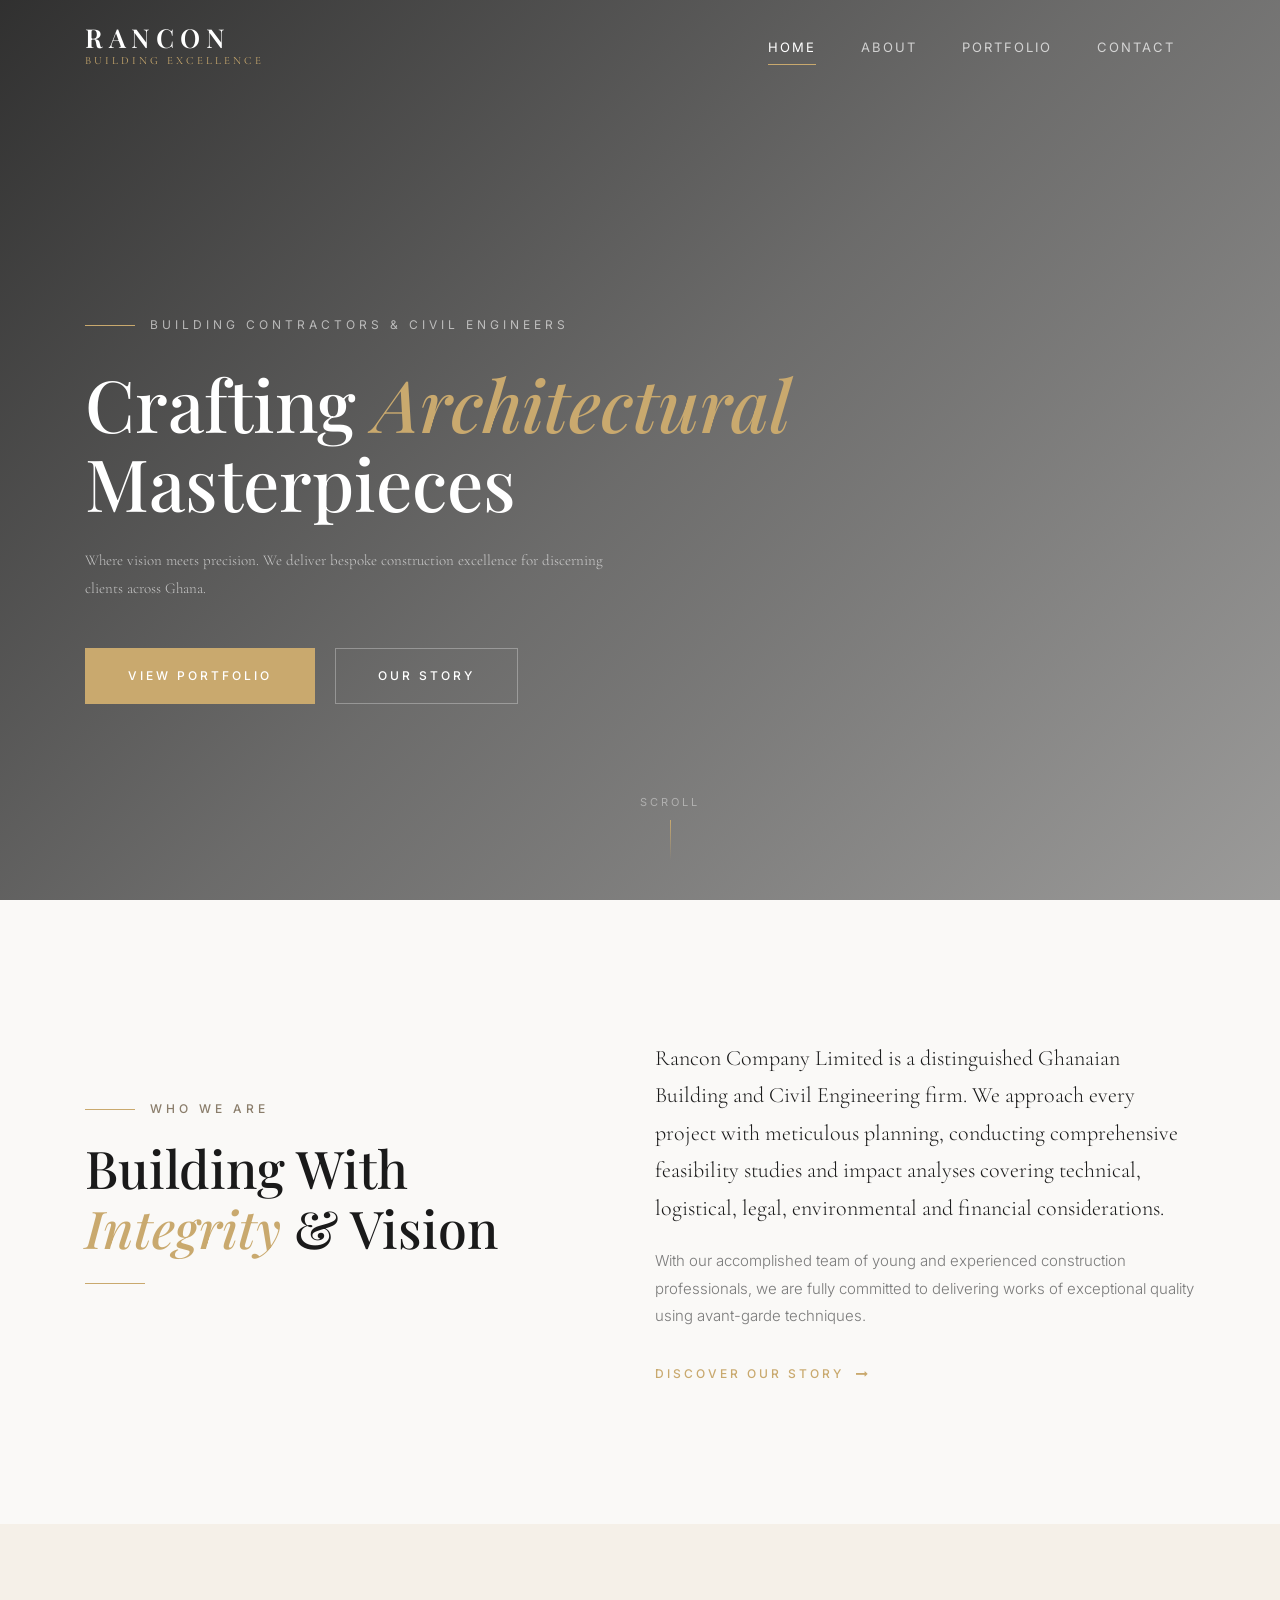
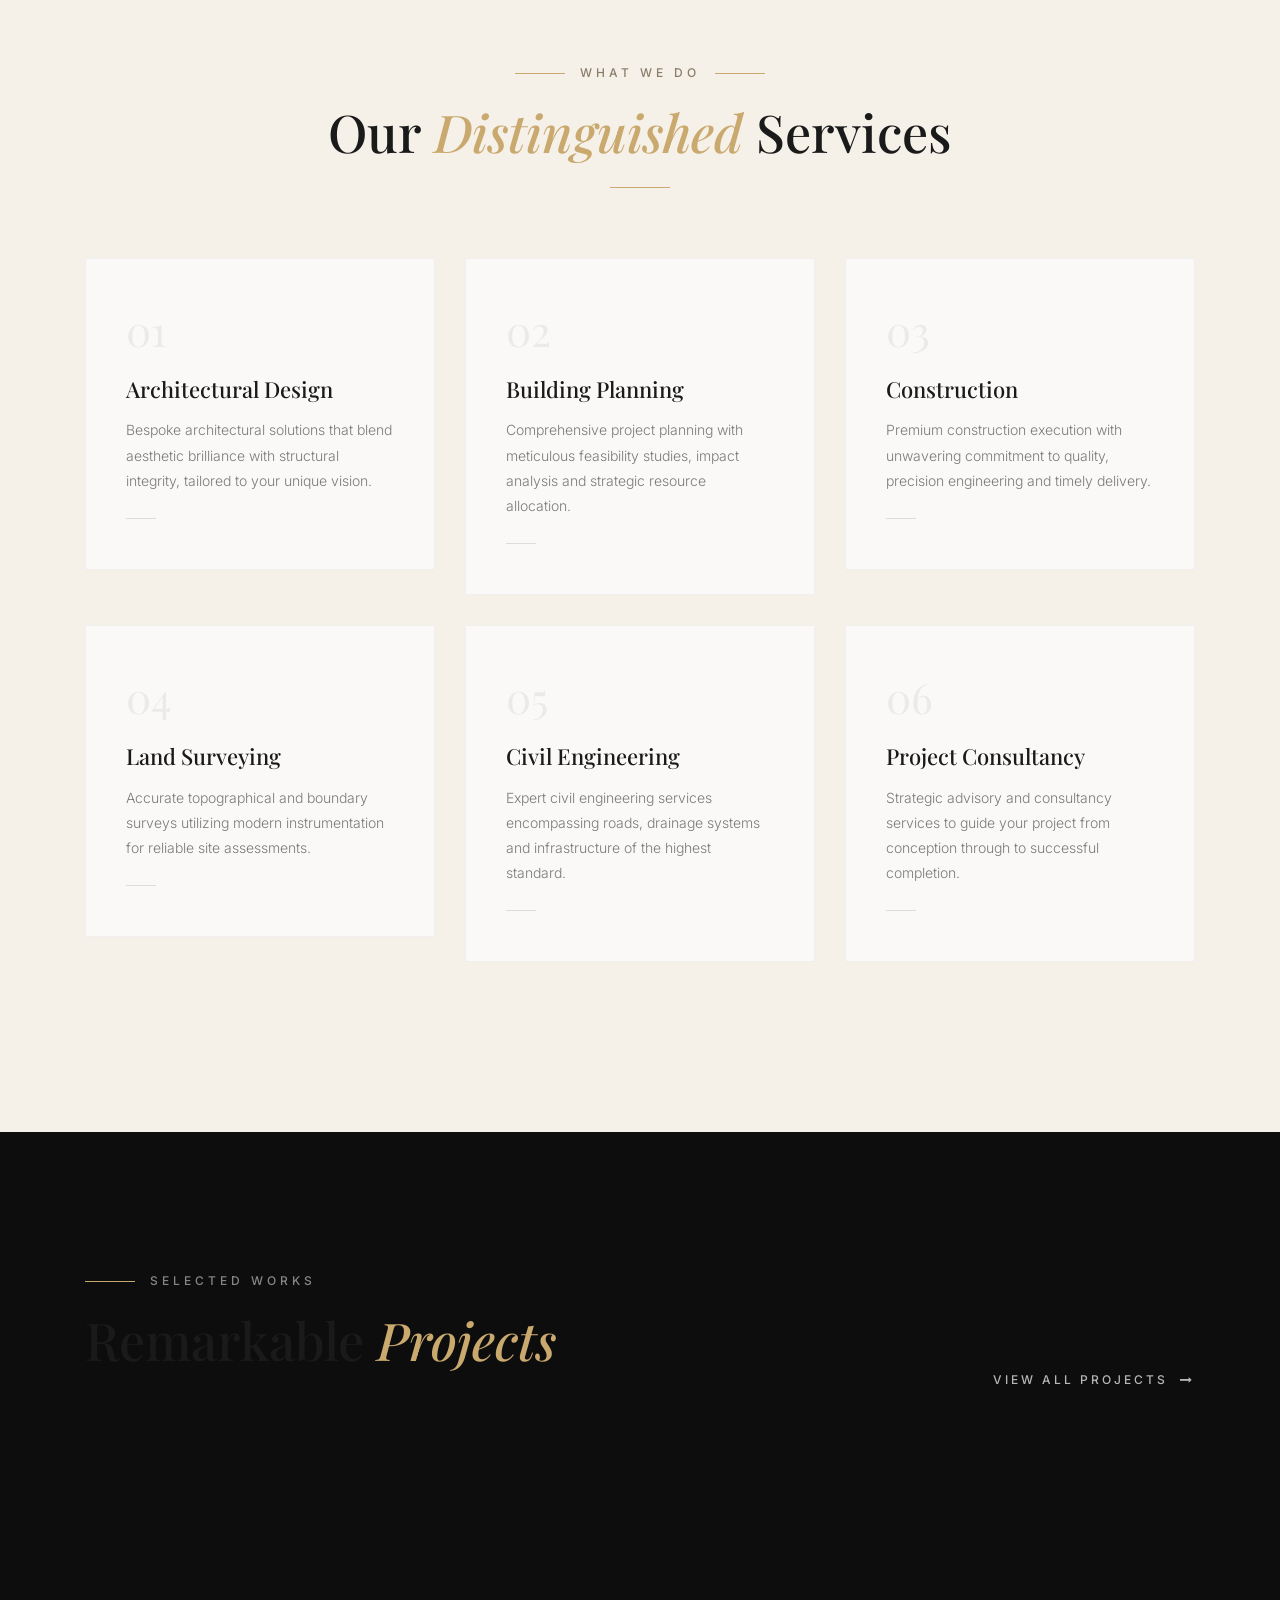
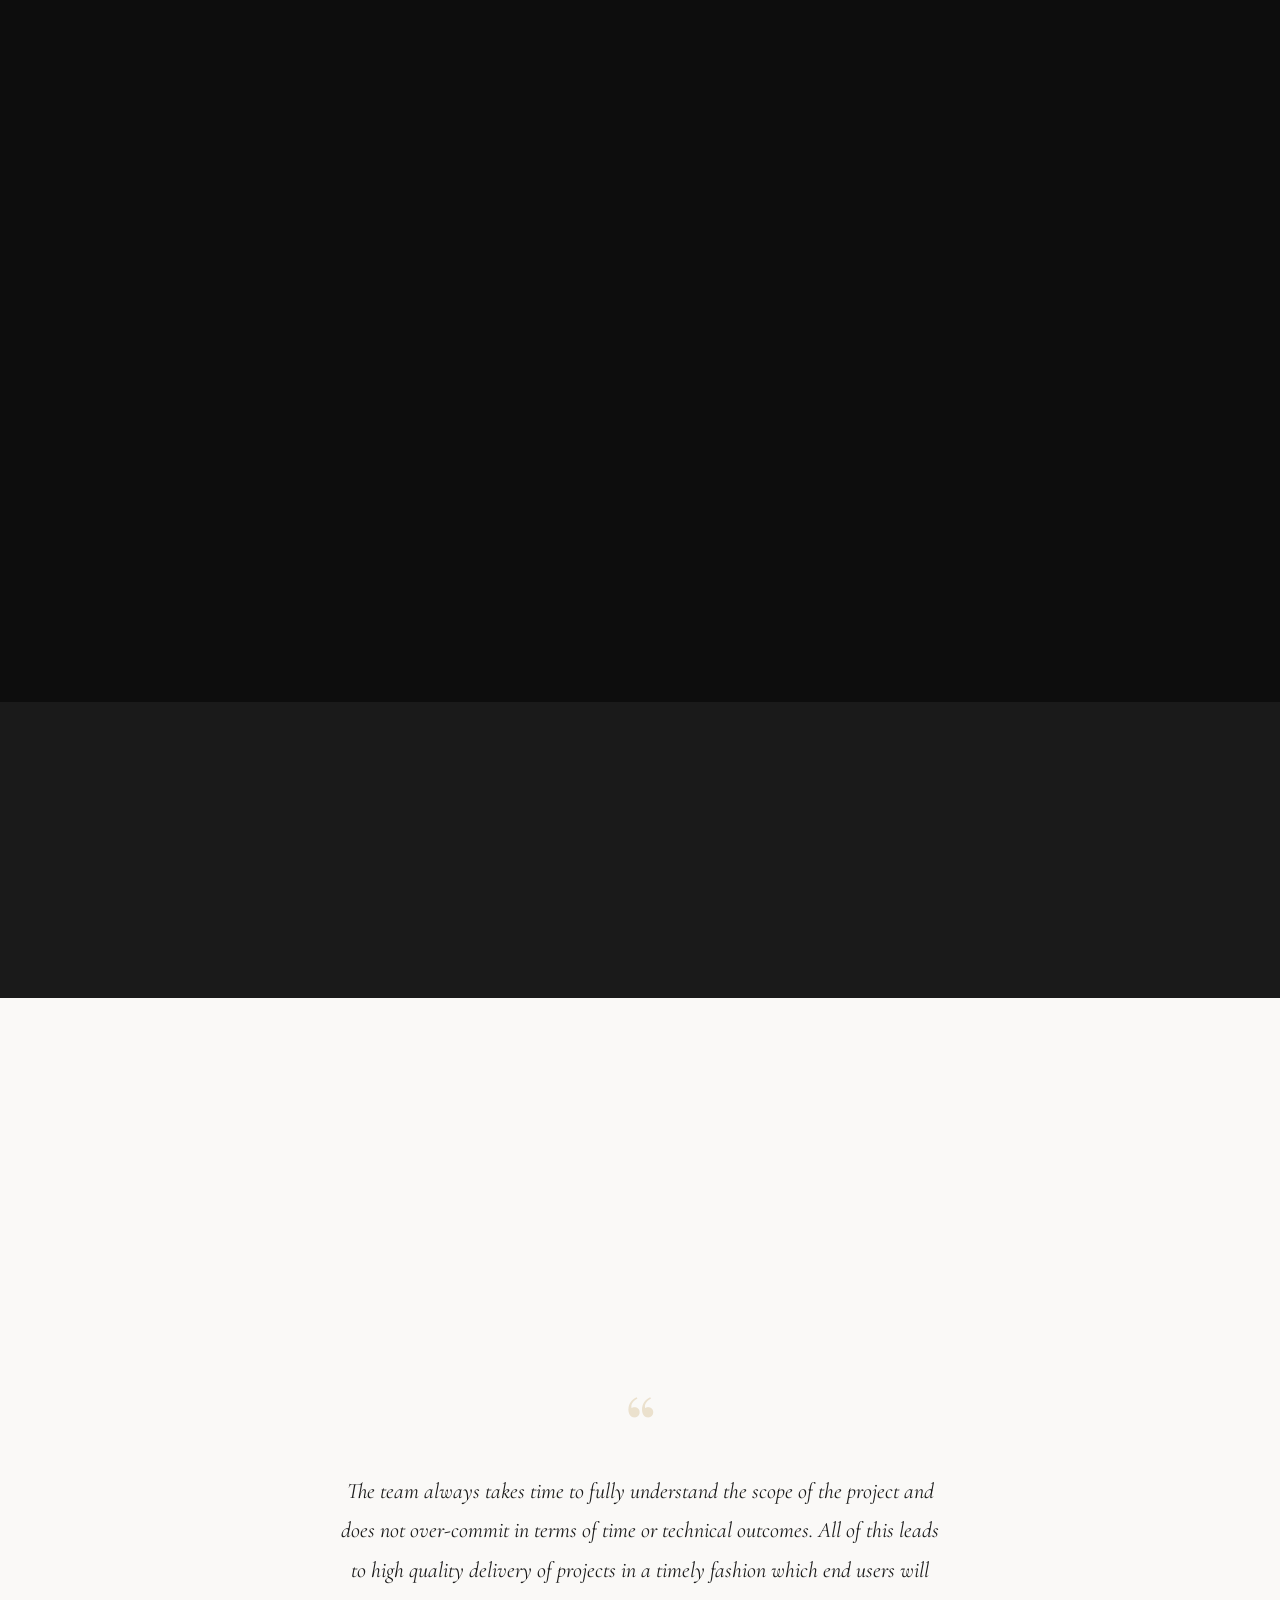
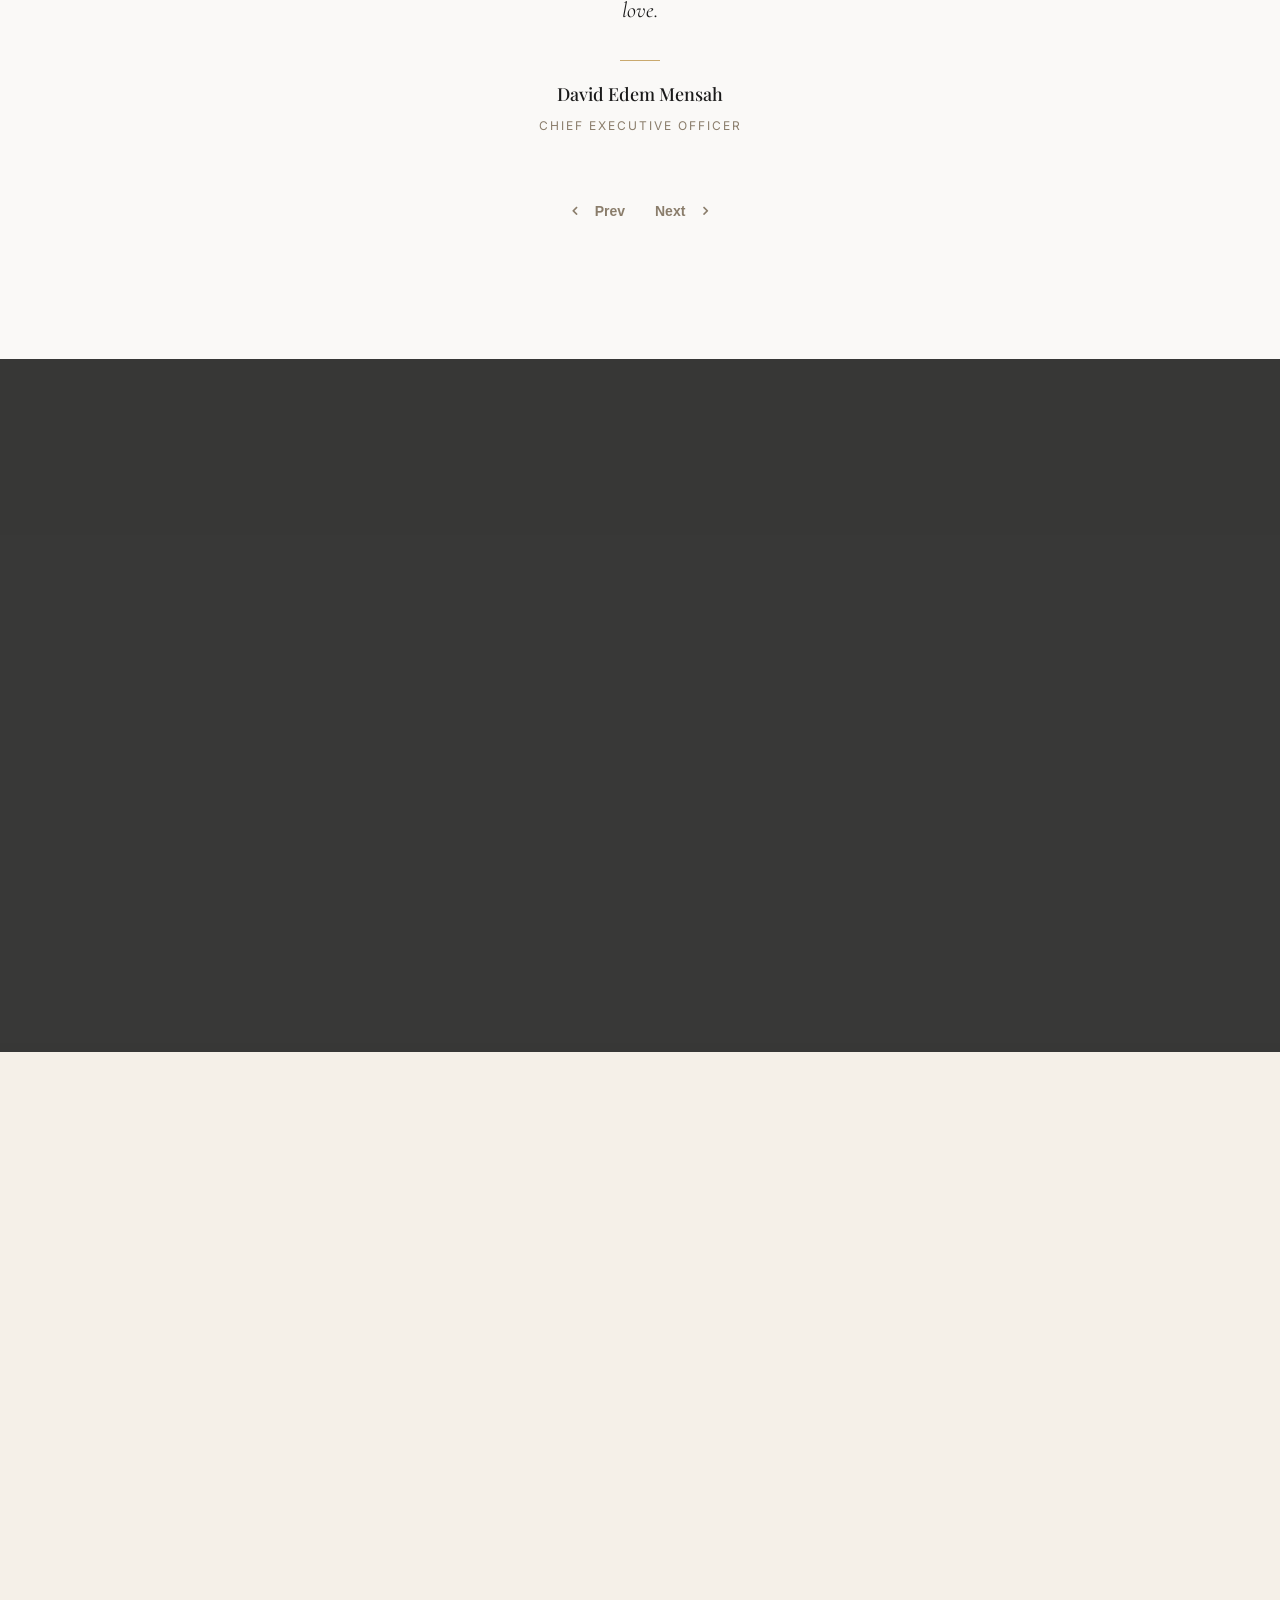
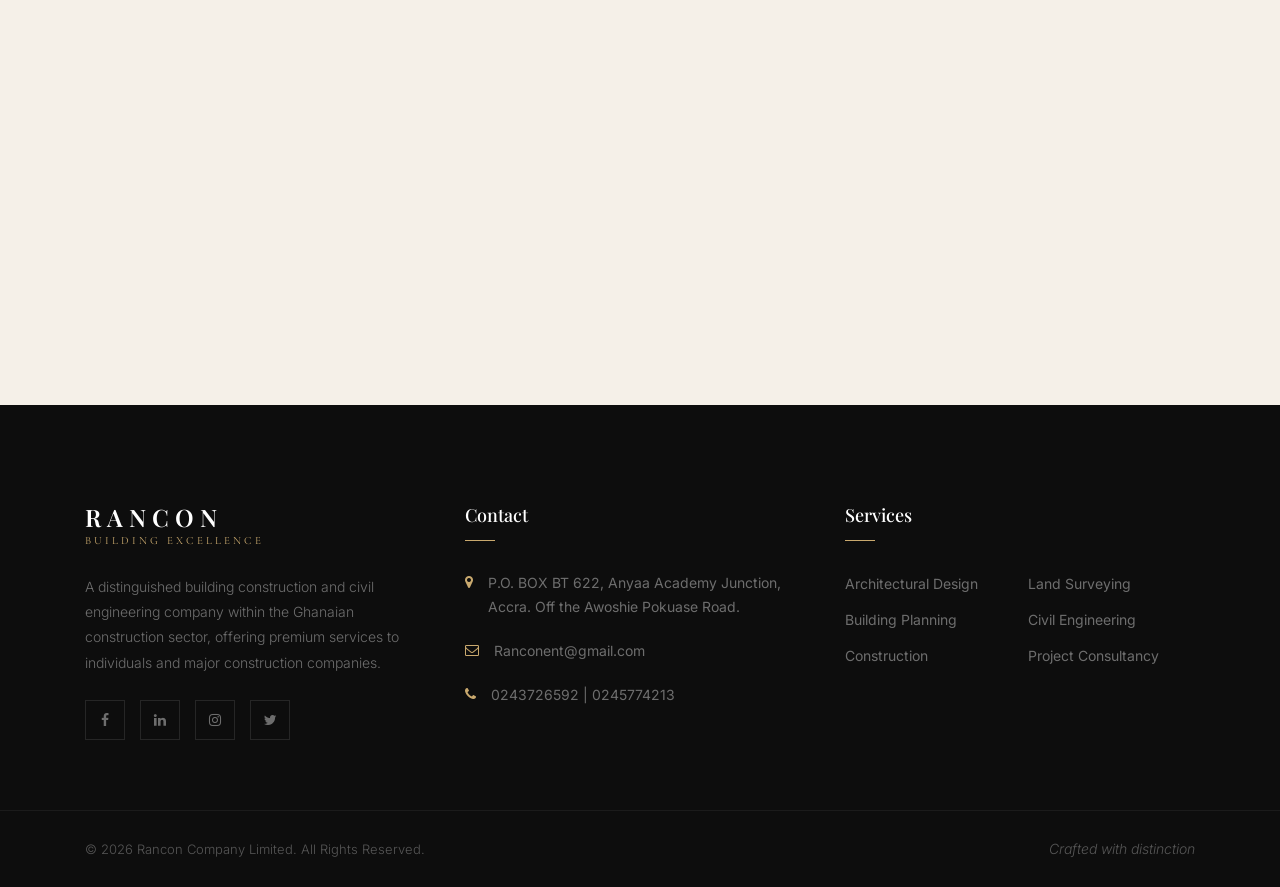
<file: index.html>
<!DOCTYPE html>
<html lang="en">

<head>
    <meta charset="utf-8">
    <meta name="viewport" content="width=device-width, initial-scale=1, shrink-to-fit=no">
    <meta http-equiv="X-UA-Compatible" content="IE=edge">
    <title>Rancon &mdash; Elite Building Contractors &amp; Civil Engineers</title>
    <link rel="shortcut icon" type="image/png" href="assets/images/favicon.png">
    <link href="https://fonts.googleapis.com/css2?family=Playfair+Display:ital,wght@0,400;0,500;0,600;0,700;1,400;1,500&family=Cormorant+Garamond:ital,wght@0,300;0,400;0,500;0,600;1,300;1,400&family=Inter:wght@300;400;500;600&display=swap" rel="stylesheet">
    <link rel="stylesheet" href="assets/css/bootstrap.min.css">
    <link rel="stylesheet" href="assets/css/font-awesome.min.css">
    <link rel="stylesheet" href="assets/plugins/owl-carousel/owl.carousel.min.css">
    <link rel="stylesheet" href="assets/plugins/animate/animate.min.css">
    <link rel="stylesheet" href="assets/css/style.css">
    <link rel="stylesheet" href="assets/css/responsive.css">
    <link rel="stylesheet" href="assets/css/custom.css">
</head>

<body class="elite-theme">
    <!-- Elegant Preloader -->
    <div class="elite-preloader">
        <div class="elite-preloader-inner">
            <div class="elite-preloader-line"></div>
            <span class="elite-preloader-text">RANCON</span>
        </div>
    </div>

    <header class="bizagn--header elite-header">
        <div class="nav-ol"></div>
        <div class="bizagn--sticky-nav sticky-header-true">
            <div class="container">
                <div class="bizagn--navbar">
                    <div class="row align-items-center">
                        <div class="col-md-3 col-6">
                            <div class="bizagn--logo elite-logo">
                                <a href="index.html">
                                    <span class="logo-text">RANCON</span>
                                    <span class="logo-subtext">Building Excellence</span>
                                </a>
                            </div>
                        </div>
                        <div class="col-md-9 col-6 d-flex align-items-center justify-content-end position-static">
                            <div class="bizagn--nav-menu elite-nav">
                                <ul>
                                    <li><a href="index.html" class="active">Home</a></li>
                                    <li><a href="about-us.html">About</a></li>
                                    <li><a href="our-projects.html">Portfolio</a></li>
                                    <li><a href="contact-us.html">Contact</a></li>
                                </ul>
                            </div>
                        </div>
                    </div>
                </div>
            </div>
        </div>
    </header>
    <!-- Hero Section -->
    <section class="elite-hero">
        <div class="elite-hero-overlay"></div>
        <div class="elite-hero-bg" style="background-image: url('https://images.unsplash.com/photo-1487958449943-2429e8be8625?w=1920&q=80');"></div>
        <div class="container position-relative" style="z-index: 2;">
            <div class="elite-hero-content">
                <div class="elite-hero-label">
                    <span class="elite-gold-line"></span>
                    <span>Building Contractors &amp; Civil Engineers</span>
                </div>
                <h1 class="elite-hero-title">
                    Crafting <em>Architectural</em><br>Masterpieces
                </h1>
                <p class="elite-hero-subtitle">Where vision meets precision. We deliver bespoke construction excellence for discerning clients across Ghana.</p>
                <div class="elite-hero-actions">
                    <a href="our-projects.html" class="elite-btn elite-btn-gold">View Portfolio</a>
                    <a href="about-us.html" class="elite-btn elite-btn-outline">Our Story</a>
                </div>
            </div>
        </div>
        <div class="elite-hero-scroll">
            <span>Scroll</span>
            <div class="elite-scroll-line"></div>
        </div>
    </section>
    <!-- About Intro Section -->
    <section class="elite-section elite-about-intro">
        <div class="container">
            <div class="row align-items-center">
                <div class="col-lg-5">
                    <div class="elite-section-label reveal-up">
                        <span class="elite-gold-line"></span>
                        <span>Who We Are</span>
                    </div>
                    <h2 class="elite-section-title reveal-up">Building With<br><em>Integrity</em> &amp; Vision</h2>
                    <div class="elite-gold-divider reveal-up"></div>
                </div>
                <div class="col-lg-6 offset-lg-1">
                    <p class="elite-lead-text reveal-up">Rancon Company Limited is a distinguished Ghanaian Building and Civil Engineering firm. We approach every project with meticulous planning, conducting comprehensive feasibility studies and impact analyses covering technical, logistical, legal, environmental and financial considerations.</p>
                    <p class="elite-body-text reveal-up">With our accomplished team of young and experienced construction professionals, we are fully committed to delivering works of exceptional quality using avant-garde techniques.</p>
                    <a href="about-us.html" class="elite-text-link reveal-up">
                        Discover Our Story <i class="fa fa-long-arrow-right"></i>
                    </a>
                </div>
            </div>
        </div>
    </section>

    <!-- Services Section -->
    <section class="elite-section elite-services-section">
        <div class="container">
            <div class="text-center">
                <div class="elite-section-label justify-content-center reveal-up">
                    <span class="elite-gold-line"></span>
                    <span>What We Do</span>
                    <span class="elite-gold-line"></span>
                </div>
                <h2 class="elite-section-title reveal-up">Our <em>Distinguished</em> Services</h2>
                <div class="elite-gold-divider mx-auto reveal-up"></div>
            </div>
            <div class="row elite-services-grid">
                <div class="col-lg-4 col-md-6 reveal-up">
                    <div class="elite-service-card">
                        <div class="elite-service-number">01</div>
                        <h3>Architectural Design</h3>
                        <p>Bespoke architectural solutions that blend aesthetic brilliance with structural integrity, tailored to your unique vision.</p>
                        <div class="elite-service-line"></div>
                    </div>
                </div>
                <div class="col-lg-4 col-md-6 reveal-up">
                    <div class="elite-service-card">
                        <div class="elite-service-number">02</div>
                        <h3>Building Planning</h3>
                        <p>Comprehensive project planning with meticulous feasibility studies, impact analysis and strategic resource allocation.</p>
                        <div class="elite-service-line"></div>
                    </div>
                </div>
                <div class="col-lg-4 col-md-6 reveal-up">
                    <div class="elite-service-card">
                        <div class="elite-service-number">03</div>
                        <h3>Construction</h3>
                        <p>Premium construction execution with unwavering commitment to quality, precision engineering and timely delivery.</p>
                        <div class="elite-service-line"></div>
                    </div>
                </div>
                <div class="col-lg-4 col-md-6 reveal-up">
                    <div class="elite-service-card">
                        <div class="elite-service-number">04</div>
                        <h3>Land Surveying</h3>
                        <p>Accurate topographical and boundary surveys utilizing modern instrumentation for reliable site assessments.</p>
                        <div class="elite-service-line"></div>
                    </div>
                </div>
                <div class="col-lg-4 col-md-6 reveal-up">
                    <div class="elite-service-card">
                        <div class="elite-service-number">05</div>
                        <h3>Civil Engineering</h3>
                        <p>Expert civil engineering services encompassing roads, drainage systems and infrastructure of the highest standard.</p>
                        <div class="elite-service-line"></div>
                    </div>
                </div>
                <div class="col-lg-4 col-md-6 reveal-up">
                    <div class="elite-service-card">
                        <div class="elite-service-number">06</div>
                        <h3>Project Consultancy</h3>
                        <p>Strategic advisory and consultancy services to guide your project from conception through to successful completion.</p>
                        <div class="elite-service-line"></div>
                    </div>
                </div>
            </div>
        </div>
    </section>

    <!-- Featured Projects Section -->
    <section class="elite-section elite-projects-section" style="background-color: #0d0d0d;">
        <div class="container">
            <div class="row align-items-end mb-5">
                <div class="col-lg-8">
                    <div class="elite-section-label reveal-up">
                        <span class="elite-gold-line"></span>
                        <span class="text-white-50">Selected Works</span>
                    </div>
                    <h2 class="elite-section-title text-white reveal-up">Remarkable <em>Projects</em></h2>
                </div>
                <div class="col-lg-4 text-lg-right reveal-up">
                    <a href="our-projects.html" class="elite-text-link elite-text-link-light">
                        View All Projects <i class="fa fa-long-arrow-right"></i>
                    </a>
                </div>
            </div>
            <div class="elite-projects-grid">
                <div class="row">
                    <div class="col-lg-8 reveal-up">
                        <div class="elite-project-card elite-project-card-large">
                            <img src="assets/images/project/0-1.jpg" alt="Agogo Presbyterian Mission House">
                            <div class="elite-project-overlay">
                                <span class="elite-project-year">2019</span>
                                <h3><a href="project-details.html">Agogo Presbyterian Mission House</a></h3>
                                <span class="elite-project-category">Religious Architecture</span>
                            </div>
                        </div>
                    </div>
                    <div class="col-lg-4 reveal-up">
                        <div class="elite-project-card">
                            <img src="assets/images/project/0-2.jpg" alt="7 Bedroom Residence">
                            <div class="elite-project-overlay">
                                <span class="elite-project-year">2018</span>
                                <h3><a href="project-details.html">7 Bedroom Residence, Agogo</a></h3>
                                <span class="elite-project-category">Residential</span>
                            </div>
                        </div>
                    </div>
                </div>
                <div class="row mt-4">
                    <div class="col-lg-4 reveal-up">
                        <div class="elite-project-card">
                            <img src="assets/images/project/0-3.jpg" alt="ICGC Church Auditorium">
                            <div class="elite-project-overlay">
                                <span class="elite-project-year">2015</span>
                                <h3><a href="project-details.html">ICGC Church Auditorium, Ablekuma</a></h3>
                                <span class="elite-project-category">Commercial</span>
                            </div>
                        </div>
                    </div>
                    <div class="col-lg-4 reveal-up">
                        <div class="elite-project-card">
                            <img src="assets/images/project/0-4.jpg" alt="3 Storey Office Block">
                            <div class="elite-project-overlay">
                                <span class="elite-project-year">2020</span>
                                <h3><a href="project-details.html">3 Storey Office Block</a></h3>
                                <span class="elite-project-category">Corporate</span>
                            </div>
                        </div>
                    </div>
                    <div class="col-lg-4 reveal-up">
                        <div class="elite-project-card">
                            <img src="assets/images/project/0-5.jpg" alt="5 Bedroom Residence">
                            <div class="elite-project-overlay">
                                <span class="elite-project-year">2020</span>
                                <h3><a href="project-details.html">5 Bedrooms 2 Storey Building</a></h3>
                                <span class="elite-project-category">Residential</span>
                            </div>
                        </div>
                    </div>
                </div>
            </div>
        </div>
    </section>

    <!-- Stats / Achievement Strip -->
    <section class="elite-stats-strip">
        <div class="container">
            <div class="row">
                <div class="col-6 col-lg-3 reveal-up">
                    <div class="elite-stat">
                        <span class="elite-stat-number" data-count="150">0</span><span class="elite-stat-suffix">+</span>
                        <p>Projects Completed</p>
                    </div>
                </div>
                <div class="col-6 col-lg-3 reveal-up">
                    <div class="elite-stat">
                        <span class="elite-stat-number" data-count="25">0</span><span class="elite-stat-suffix">+</span>
                        <p>Years Experience</p>
                    </div>
                </div>
                <div class="col-6 col-lg-3 reveal-up">
                    <div class="elite-stat">
                        <span class="elite-stat-number" data-count="120">0</span><span class="elite-stat-suffix">+</span>
                        <p>Satisfied Clients</p>
                    </div>
                </div>
                <div class="col-6 col-lg-3 reveal-up">
                    <div class="elite-stat">
                        <span class="elite-stat-number" data-count="35">0</span><span class="elite-stat-suffix">+</span>
                        <p>Expert Engineers</p>
                    </div>
                </div>
            </div>
        </div>
    </section>

    <!-- Testimonials Section -->
    <section class="elite-section elite-testimonials-section">
        <div class="container">
            <div class="text-center">
                <div class="elite-section-label justify-content-center reveal-up">
                    <span class="elite-gold-line"></span>
                    <span>Client Voices</span>
                    <span class="elite-gold-line"></span>
                </div>
                <h2 class="elite-section-title reveal-up">Words From Those<br>We've <em>Served</em></h2>
                <div class="elite-gold-divider mx-auto reveal-up"></div>
            </div>
            <div class="row justify-content-center">
                <div class="col-lg-8">
                    <div class="bizagn--testi-slider bizagn--owl-btn owl-carousel bizagn--nav-95px elite-testimonial-carousel" data-owl-nav="true" data-owl-autoplay="true" data-owl-speed="6000">
                        <div class="bizagn--testi-slider-item">
                            <div class="elite-testimonial-item text-center">
                                <div class="elite-quote-icon">&ldquo;</div>
                                <p>The team always takes time to fully understand the scope of the project and does not over-commit in terms of time or technical outcomes. All of this leads to high quality delivery of projects in a timely fashion which end users will love.</p>
                                <div class="elite-testimonial-author">
                                    <div class="elite-testimonial-divider"></div>
                                    <span class="elite-author-name">David Edem Mensah</span>
                                    <span class="elite-author-title">Chief Executive Officer</span>
                                </div>
                            </div>
                        </div>
                        <div class="bizagn--testi-slider-item">
                            <div class="elite-testimonial-item text-center">
                                <div class="elite-quote-icon">&ldquo;</div>
                                <p>Rancon Company Limited listened to our needs and made sure we were getting the correct value for the service provided. Their leadership recognized our requirements and their groups efforts materialized. It became a very cohesive relationship.</p>
                                <div class="elite-testimonial-author">
                                    <div class="elite-testimonial-divider"></div>
                                    <span class="elite-author-name">Ranford</span>
                                    <span class="elite-author-title">CEO</span>
                                </div>
                            </div>
                        </div>
                        <div class="bizagn--testi-slider-item">
                            <div class="elite-testimonial-item text-center">
                                <div class="elite-quote-icon">&ldquo;</div>
                                <p>We are pleased with the projects that Rancon Company Limited was able to complete for us, including constant advice as well as monthly checking up for renovations. The project was delivered with quality and on time and communication was always handled in a professional manner.</p>
                                <div class="elite-testimonial-author">
                                    <div class="elite-testimonial-divider"></div>
                                    <span class="elite-author-name">Gabriel</span>
                                    <span class="elite-author-title">Engineer</span>
                                </div>
                            </div>
                        </div>
                    </div>
                </div>
            </div>
        </div>
    </section>

    <!-- CTA Section -->
    <section class="elite-cta-section">
        <div class="elite-cta-bg" style="background-image: url('https://images.unsplash.com/photo-1503387762-592deb58ef4e?w=1920&q=80');"></div>
        <div class="elite-cta-overlay"></div>
        <div class="container position-relative" style="z-index: 2;">
            <div class="row align-items-center justify-content-center text-center">
                <div class="col-lg-8">
                    <div class="elite-section-label justify-content-center reveal-up">
                        <span class="elite-gold-line"></span>
                        <span class="text-white-50">Start Your Project</span>
                        <span class="elite-gold-line"></span>
                    </div>
                    <h2 class="elite-cta-title reveal-up">Have a Vision?<br>Let Us <em>Build</em> It.</h2>
                    <p class="elite-cta-text reveal-up">Transform your architectural aspirations into reality with Ghana's most distinguished construction firm.</p>
                    <a href="contact-us.html" class="elite-btn elite-btn-gold reveal-up">Get In Touch</a>
                </div>
            </div>
        </div>
    </section>

    <!-- Values Section -->
    <section class="elite-section elite-values-section">
        <div class="container">
            <div class="row align-items-center">
                <div class="col-lg-5">
                    <div class="elite-section-label reveal-up">
                        <span class="elite-gold-line"></span>
                        <span>Our Foundation</span>
                    </div>
                    <h2 class="elite-section-title reveal-up">Built on<br><em>Principles</em></h2>
                    <div class="elite-gold-divider reveal-up"></div>
                </div>
                <div class="col-lg-6 offset-lg-1">
                    <div class="elite-values-grid">
                        <div class="elite-value-item reveal-up">
                            <span class="elite-value-letter">A</span>
                            <div>
                                <h4>Excellence</h4>
                                <p>We strive for excellence in quality, continuously innovate, and utilize advanced technologies within our reach.</p>
                            </div>
                        </div>
                        <div class="elite-value-item reveal-up">
                            <span class="elite-value-letter">B</span>
                            <div>
                                <h4>Teamwork</h4>
                                <p>We insist on mutual respect, cooperation and mutual encouragement to achieve each individual's potential.</p>
                            </div>
                        </div>
                        <div class="elite-value-item reveal-up">
                            <span class="elite-value-letter">C</span>
                            <div>
                                <h4>Integrity</h4>
                                <p>We act with reliability, honesty, fairness, and are fully dedicated to delivering our projects through the most efficient use of resources.</p>
                            </div>
                        </div>
                        <div class="elite-value-item reveal-up">
                            <span class="elite-value-letter">D</span>
                            <div>
                                <h4>Sustainability</h4>
                                <p>We are committed to safeguarding all stakeholders, the health and safety of our employees, society and the environment.</p>
                            </div>
                        </div>
                    </div>
                </div>
            </div>
        </div>
    </section>

    <!-- Footer -->
    <footer class="elite-footer">
        <div class="elite-footer-top">
            <div class="container">
                <div class="row">
                    <div class="col-lg-4 col-md-6">
                        <div class="elite-footer-widget">
                            <div class="elite-footer-logo">
                                <span class="logo-text">RANCON</span>
                                <span class="logo-subtext">Building Excellence</span>
                            </div>
                            <p>A distinguished building construction and civil engineering company within the Ghanaian construction sector, offering premium services to individuals and major construction companies.</p>
                            <div class="elite-social-links">
                                <a href="#"><i class="fa fa-facebook"></i></a>
                                <a href="#"><i class="fa fa-linkedin"></i></a>
                                <a href="#"><i class="fa fa-instagram"></i></a>
                                <a href="#"><i class="fa fa-twitter"></i></a>
                            </div>
                        </div>
                    </div>
                    <div class="col-lg-4 col-md-6">
                        <div class="elite-footer-widget">
                            <h3 class="elite-footer-heading">Contact</h3>
                            <ul class="elite-contact-list">
                                <li>
                                    <i class="fa fa-map-marker"></i>
                                    <span>P.O. BOX BT 622, Anyaa Academy Junction,<br>Accra. Off the Awoshie Pokuase Road.</span>
                                </li>
                                <li>
                                    <i class="fa fa-envelope-o"></i>
                                    <span>Ranconent@gmail.com</span>
                                </li>
                                <li>
                                    <i class="fa fa-phone"></i>
                                    <span>0243726592 | 0245774213</span>
                                </li>
                            </ul>
                        </div>
                    </div>
                    <div class="col-lg-4 col-md-12">
                        <div class="elite-footer-widget">
                            <h3 class="elite-footer-heading">Services</h3>
                            <ul class="elite-footer-links">
                                <li><a href="#">Architectural Design</a></li>
                                <li><a href="#">Building Planning</a></li>
                                <li><a href="#">Construction</a></li>
                                <li><a href="#">Land Surveying</a></li>
                                <li><a href="#">Civil Engineering</a></li>
                                <li><a href="#">Project Consultancy</a></li>
                            </ul>
                        </div>
                    </div>
                </div>
            </div>
        </div>
        <div class="elite-footer-bottom">
            <div class="container">
                <div class="elite-footer-bottom-inner">
                    <p>&copy; <span id="copyRightYear"></span> Rancon Company Limited. All Rights Reserved.</p>
                    <p class="elite-footer-credit">Crafted with distinction</p>
                </div>
            </div>
        </div>
    </footer>

    <div class="back-to-top d-flex align-items-center justify-content-center">
        <span><i class="fa fa-angle-up"></i></span>
    </div>

    <script src="assets/js/jquery-3.3.1.min.js"></script>
    <script src="assets/js/bootstrap.bundle.min.js"></script>
    <script src="assets/plugins/owl-carousel/owl.carousel.min.js"></script>
    <script src="assets/plugins/menumaker/menumaker.js"></script>
    <script src="assets/plugins/isotope/isotope.pkgd.min.js"></script>
    <script src="assets/plugins/isotope/imagesloaded.pkgd.min.js"></script>
    <script src="assets/plugins/ratinajs/retina.min.js"></script>
    <script src="assets/js/scripts.js"></script>
    <script src="assets/js/custom.js"></script>
</body>

</html>
</file>
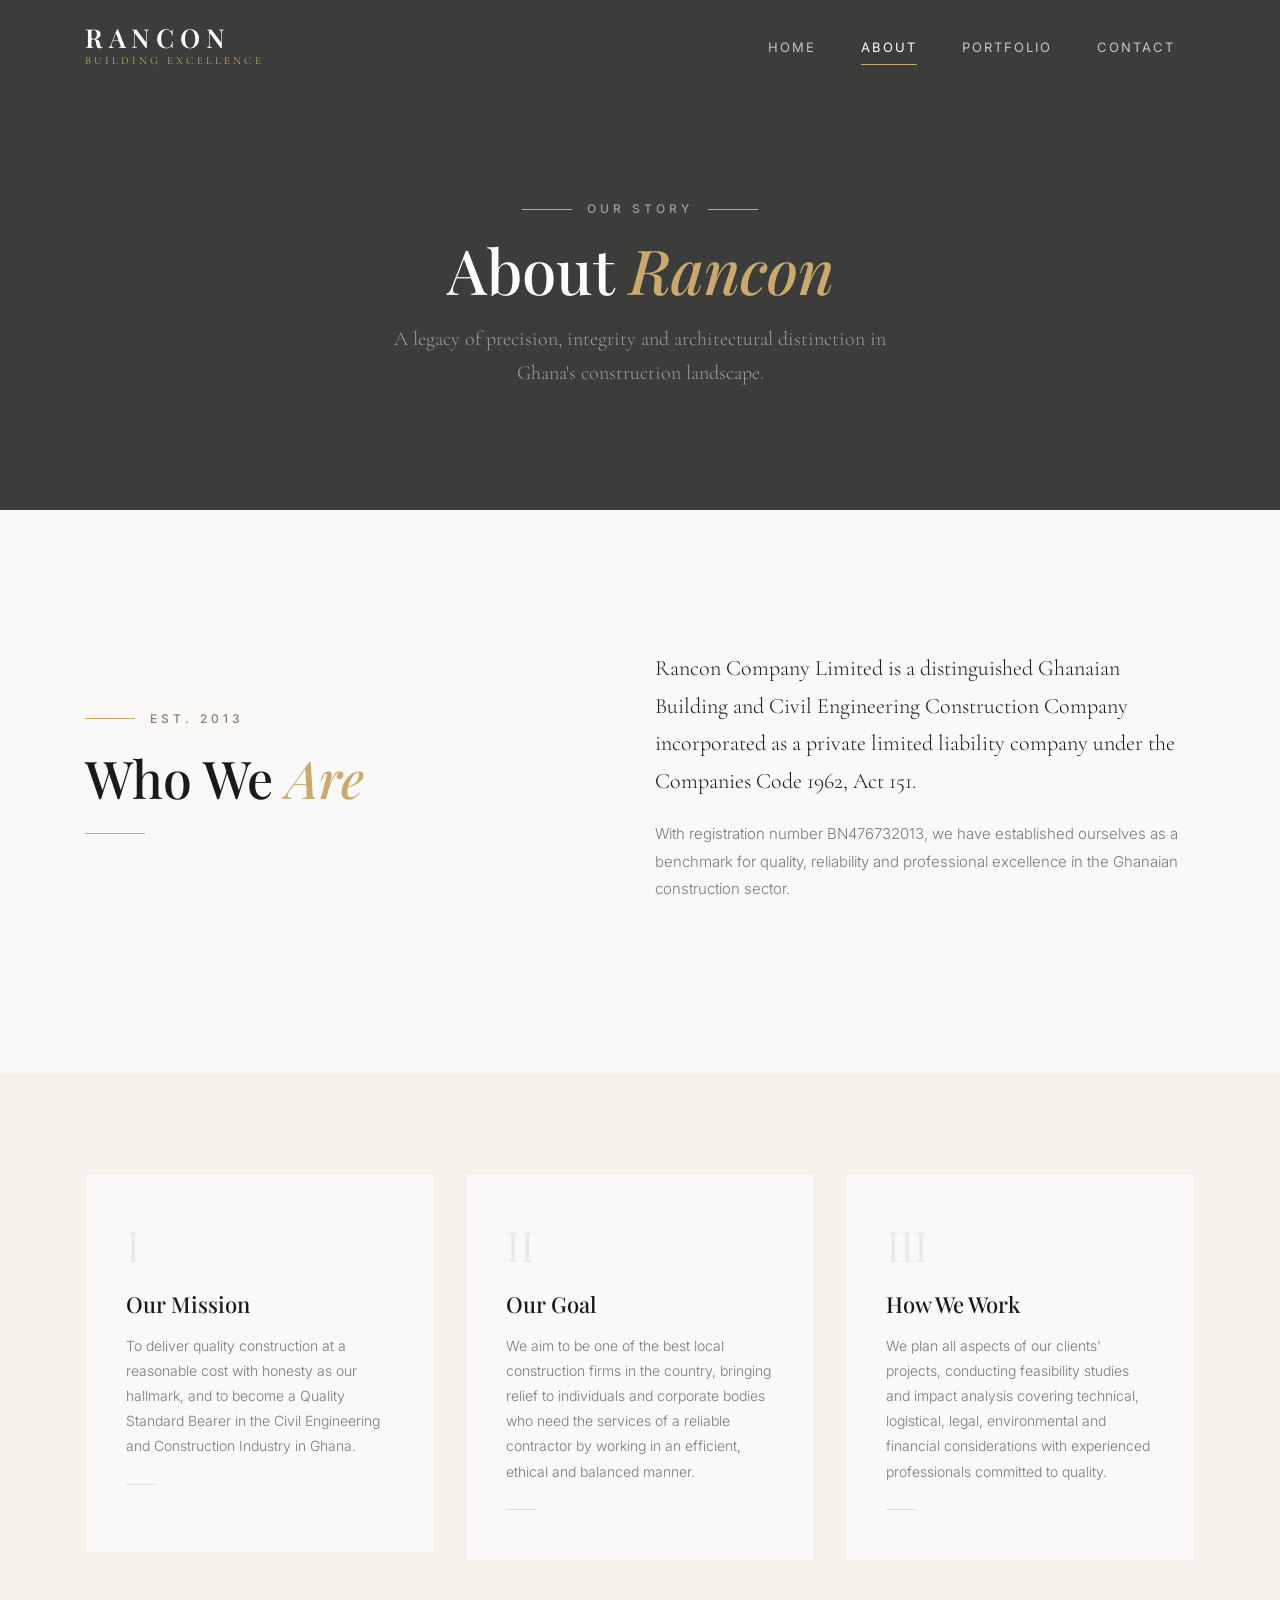
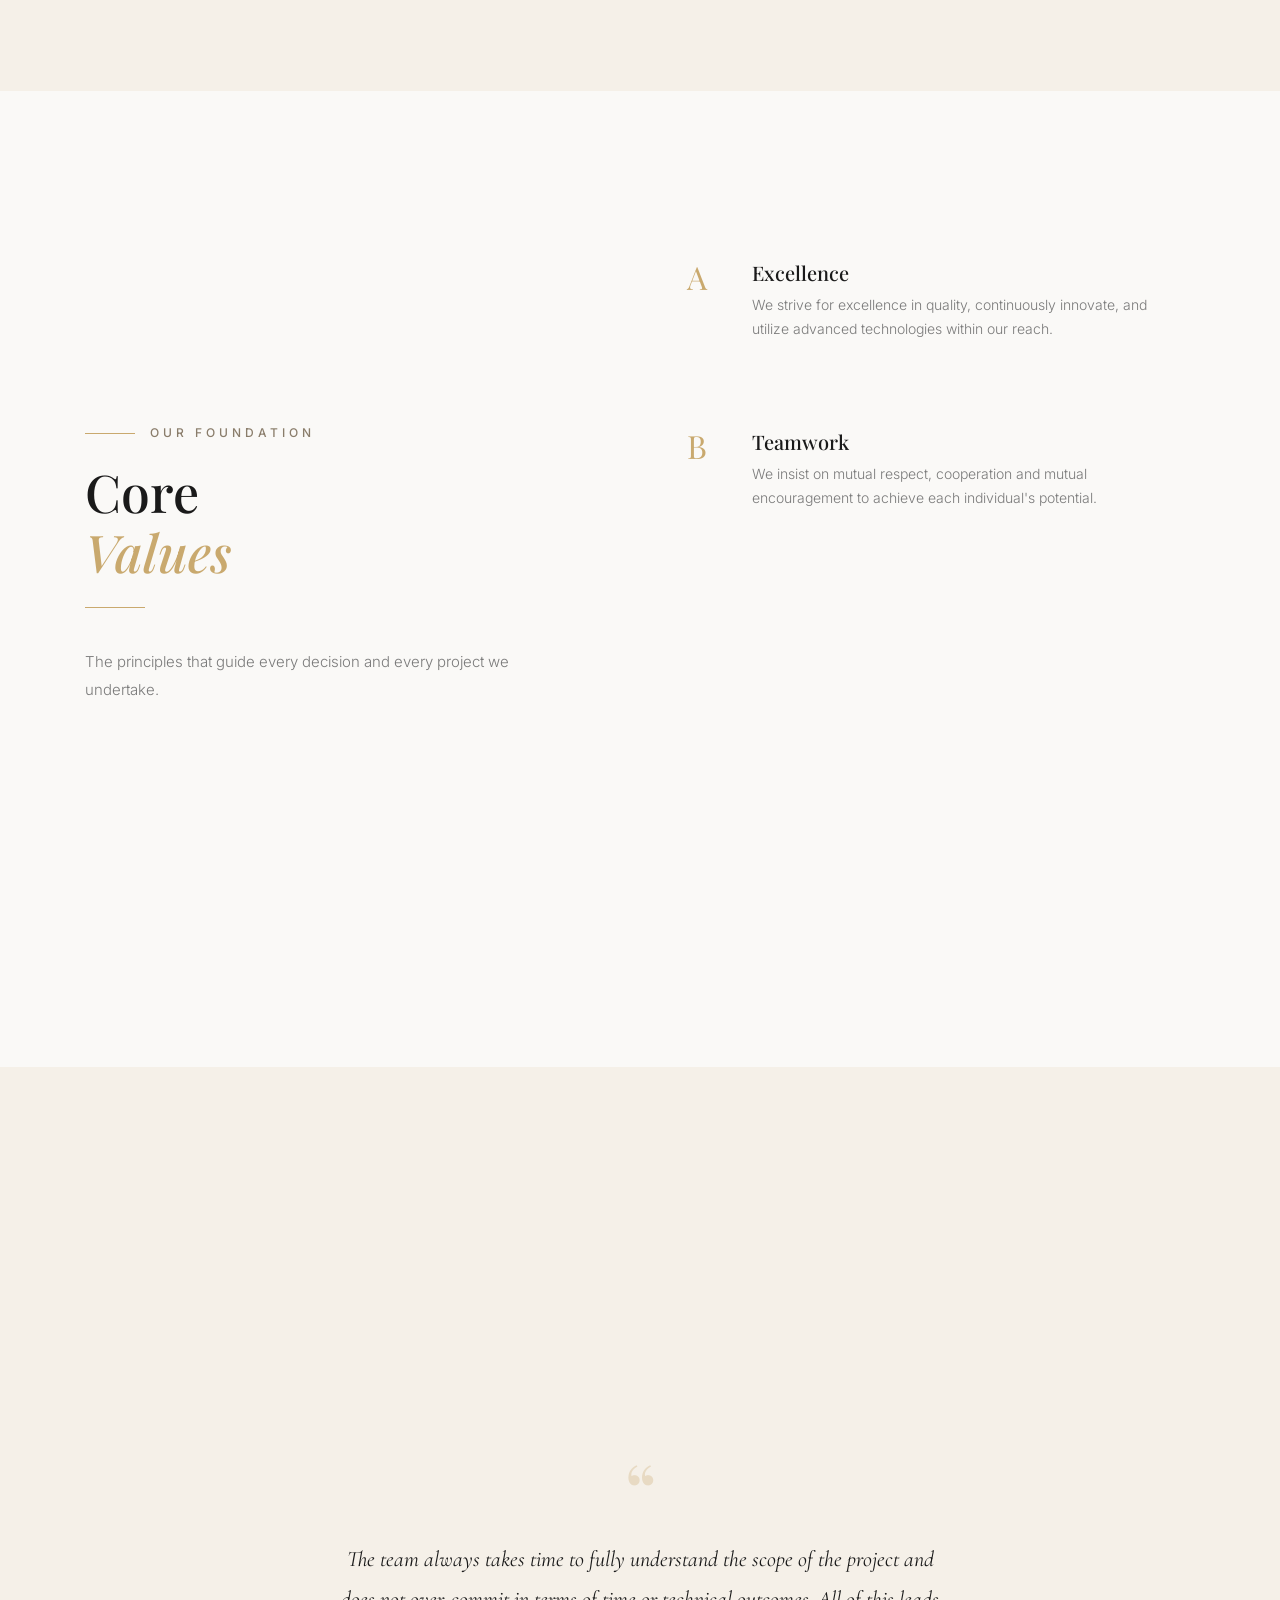
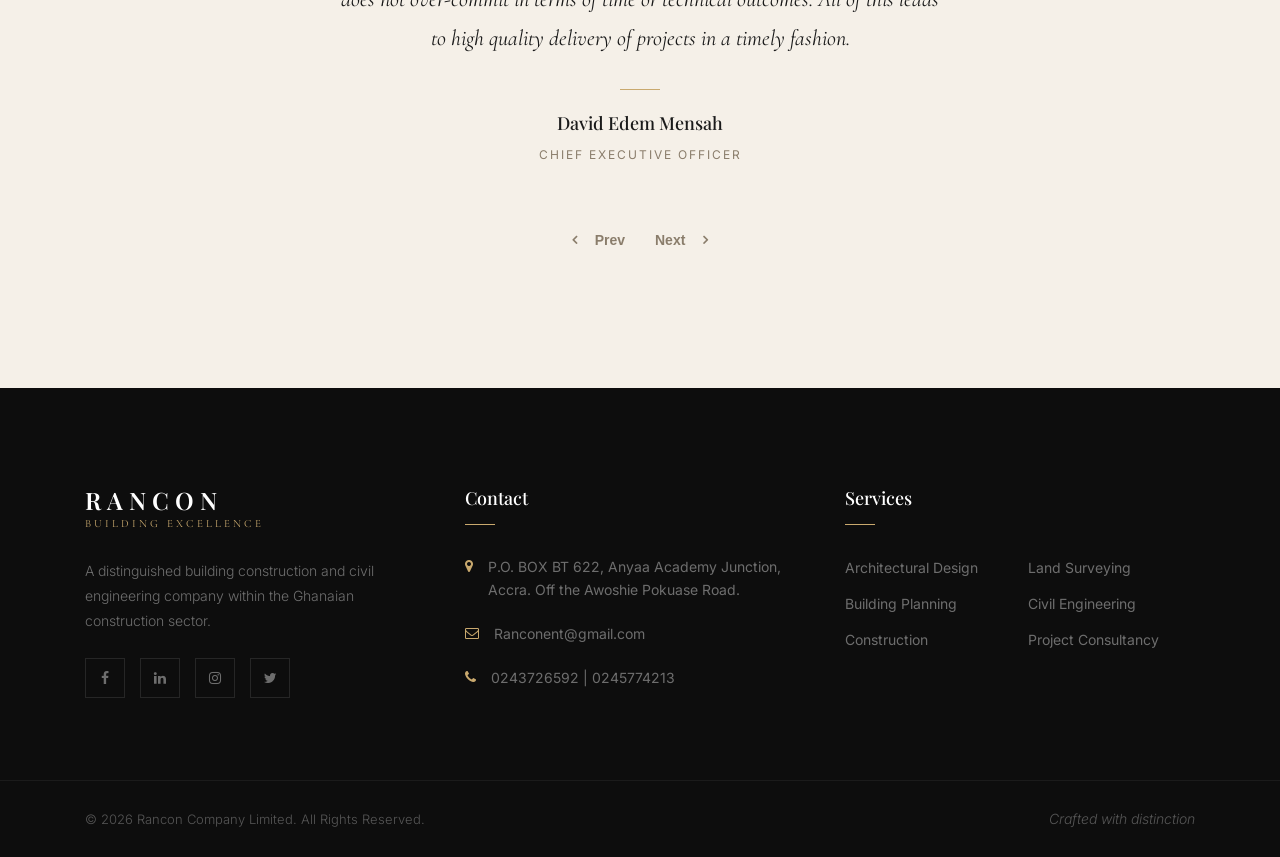
<file: about-us.html>
<!DOCTYPE html>
<html lang="en">

<head>
    <meta charset="utf-8">
    <meta name="viewport" content="width=device-width, initial-scale=1, shrink-to-fit=no">
    <meta http-equiv="X-UA-Compatible" content="IE=edge">
    <title>About &mdash; Rancon Company Limited</title>
    <link rel="shortcut icon" type="image/png" href="assets/images/favicon.png">
    <link href="https://fonts.googleapis.com/css2?family=Playfair+Display:ital,wght@0,400;0,500;0,600;0,700;1,400;1,500&family=Cormorant+Garamond:ital,wght@0,300;0,400;0,500;0,600;1,300;1,400&family=Inter:wght@300;400;500;600&display=swap" rel="stylesheet">
    <link rel="stylesheet" href="assets/css/bootstrap.min.css">
    <link rel="stylesheet" href="assets/css/font-awesome.min.css">
    <link rel="stylesheet" href="assets/plugins/owl-carousel/owl.carousel.min.css">
    <link rel="stylesheet" href="assets/plugins/animate/animate.min.css">
    <link rel="stylesheet" href="assets/css/style.css">
    <link rel="stylesheet" href="assets/css/responsive.css">
    <link rel="stylesheet" href="assets/css/custom.css">
</head>

<body class="elite-theme">
    <!-- Elegant Preloader -->
    <div class="elite-preloader">
        <div class="elite-preloader-inner">
            <div class="elite-preloader-line"></div>
            <span class="elite-preloader-text">RANCON</span>
        </div>
    </div>

    <header class="bizagn--header elite-header">
        <div class="nav-ol"></div>
        <div class="bizagn--sticky-nav sticky-header-true" style="background: rgba(13,13,13,0.95);">
            <div class="container">
                <div class="bizagn--navbar">
                    <div class="row align-items-center">
                        <div class="col-md-3 col-6">
                            <div class="bizagn--logo elite-logo">
                                <a href="index.html">
                                    <span class="logo-text">RANCON</span>
                                    <span class="logo-subtext">Building Excellence</span>
                                </a>
                            </div>
                        </div>
                        <div class="col-md-9 col-6 d-flex align-items-center justify-content-end position-static">
                            <div class="bizagn--nav-menu elite-nav">
                                <ul>
                                    <li><a href="index.html">Home</a></li>
                                    <li><a href="about-us.html" class="active">About</a></li>
                                    <li><a href="our-projects.html">Portfolio</a></li>
                                    <li><a href="contact-us.html">Contact</a></li>
                                </ul>
                            </div>
                        </div>
                    </div>
                </div>
            </div>
        </div>
    </header>

    <!-- Page Hero -->
    <section class="elite-page-hero" style="background-image: url('https://images.unsplash.com/photo-1486406146926-c627a92ad1ab?w=1920&q=80');">
        <div class="elite-page-hero-overlay"></div>
        <div class="container position-relative" style="z-index: 2;">
            <div class="elite-section-label justify-content-center" style="margin-bottom: 15px;">
                <span class="elite-gold-line"></span>
                <span class="text-white-50">Our Story</span>
                <span class="elite-gold-line"></span>
            </div>
            <h1 class="elite-page-hero-title">About <em>Rancon</em></h1>
            <p class="elite-page-hero-subtitle">A legacy of precision, integrity and architectural distinction in Ghana's construction landscape.</p>
        </div>
    </section>

    <!-- Company Introduction -->
    <section class="elite-section">
        <div class="container">
            <div class="row align-items-center">
                <div class="col-lg-5 reveal-up">
                    <div class="elite-section-label">
                        <span class="elite-gold-line"></span>
                        <span>Est. 2013</span>
                    </div>
                    <h2 class="elite-section-title">Who We <em>Are</em></h2>
                    <div class="elite-gold-divider"></div>
                </div>
                <div class="col-lg-6 offset-lg-1 reveal-up">
                    <p class="elite-lead-text">Rancon Company Limited is a distinguished Ghanaian Building and Civil Engineering Construction Company incorporated as a private limited liability company under the Companies Code 1962, Act 151.</p>
                    <p class="elite-body-text">With registration number BN476732013, we have established ourselves as a benchmark for quality, reliability and professional excellence in the Ghanaian construction sector.</p>
                </div>
            </div>
        </div>
    </section>

    <!-- Mission, Goal, How We Work -->
    <section class="elite-section" style="background: var(--elite-ivory); padding-top: 100px; padding-bottom: 100px;">
        <div class="container">
            <div class="row">
                <div class="col-lg-4 col-md-6 reveal-up">
                    <div class="elite-service-card" style="min-height: 380px;">
                        <div class="elite-service-number">I</div>
                        <h3>Our Mission</h3>
                        <p>To deliver quality construction at a reasonable cost with honesty as our hallmark, and to become a Quality Standard Bearer in the Civil Engineering and Construction Industry in Ghana.</p>
                        <div class="elite-service-line"></div>
                    </div>
                </div>
                <div class="col-lg-4 col-md-6 reveal-up">
                    <div class="elite-service-card" style="min-height: 380px;">
                        <div class="elite-service-number">II</div>
                        <h3>Our Goal</h3>
                        <p>We aim to be one of the best local construction firms in the country, bringing relief to individuals and corporate bodies who need the services of a reliable contractor by working in an efficient, ethical and balanced manner.</p>
                        <div class="elite-service-line"></div>
                    </div>
                </div>
                <div class="col-lg-4 col-md-12 reveal-up">
                    <div class="elite-service-card" style="min-height: 380px;">
                        <div class="elite-service-number">III</div>
                        <h3>How We Work</h3>
                        <p>We plan all aspects of our clients' projects, conducting feasibility studies and impact analysis covering technical, logistical, legal, environmental and financial considerations with experienced professionals committed to quality.</p>
                        <div class="elite-service-line"></div>
                    </div>
                </div>
            </div>
        </div>
    </section>

    <!-- Core Values -->
    <section class="elite-section">
        <div class="container">
            <div class="row align-items-center">
                <div class="col-lg-5">
                    <div class="elite-section-label reveal-up">
                        <span class="elite-gold-line"></span>
                        <span>Our Foundation</span>
                    </div>
                    <h2 class="elite-section-title reveal-up">Core<br><em>Values</em></h2>
                    <div class="elite-gold-divider reveal-up"></div>
                    <p class="elite-body-text reveal-up">The principles that guide every decision and every project we undertake.</p>
                </div>
                <div class="col-lg-6 offset-lg-1">
                    <div class="elite-values-grid">
                        <div class="elite-value-item reveal-up">
                            <span class="elite-value-letter">A</span>
                            <div>
                                <h4>Excellence</h4>
                                <p>We strive for excellence in quality, continuously innovate, and utilize advanced technologies within our reach.</p>
                            </div>
                        </div>
                        <div class="elite-value-item reveal-up">
                            <span class="elite-value-letter">B</span>
                            <div>
                                <h4>Teamwork</h4>
                                <p>We insist on mutual respect, cooperation and mutual encouragement to achieve each individual's potential.</p>
                            </div>
                        </div>
                        <div class="elite-value-item reveal-up">
                            <span class="elite-value-letter">C</span>
                            <div>
                                <h4>Integrity &amp; Commitment</h4>
                                <p>We act with reliability, honesty, fairness, and are fully dedicated to delivering our projects through the most efficient use of resources.</p>
                            </div>
                        </div>
                        <div class="elite-value-item reveal-up">
                            <span class="elite-value-letter">D</span>
                            <div>
                                <h4>Accountability &amp; Sustainability</h4>
                                <p>We are fully accountable for carrying out our responsibilities safeguarding all stakeholders, the health and safety of our employees, society and the environment.</p>
                            </div>
                        </div>
                    </div>
                </div>
            </div>
        </div>
    </section>

    <!-- Testimonials -->
    <section class="elite-section" style="background: var(--elite-ivory);">
        <div class="container">
            <div class="text-center">
                <div class="elite-section-label justify-content-center reveal-up">
                    <span class="elite-gold-line"></span>
                    <span>Client Voices</span>
                    <span class="elite-gold-line"></span>
                </div>
                <h2 class="elite-section-title reveal-up">What Our Clients<br><em>Say</em></h2>
                <div class="elite-gold-divider mx-auto reveal-up"></div>
            </div>
            <div class="row justify-content-center">
                <div class="col-lg-8">
                    <div class="bizagn--testi-slider bizagn--owl-btn owl-carousel bizagn--nav-95px elite-testimonial-carousel" data-owl-nav="true" data-owl-autoplay="true" data-owl-speed="6000">
                        <div class="bizagn--testi-slider-item">
                            <div class="elite-testimonial-item text-center">
                                <div class="elite-quote-icon">&ldquo;</div>
                                <p>The team always takes time to fully understand the scope of the project and does not over-commit in terms of time or technical outcomes. All of this leads to high quality delivery of projects in a timely fashion.</p>
                                <div class="elite-testimonial-author">
                                    <div class="elite-testimonial-divider"></div>
                                    <span class="elite-author-name">David Edem Mensah</span>
                                    <span class="elite-author-title">Chief Executive Officer</span>
                                </div>
                            </div>
                        </div>
                        <div class="bizagn--testi-slider-item">
                            <div class="elite-testimonial-item text-center">
                                <div class="elite-quote-icon">&ldquo;</div>
                                <p>Rancon Company Limited listened to our needs and made sure we were getting the correct value for the service provided. It became a very cohesive relationship.</p>
                                <div class="elite-testimonial-author">
                                    <div class="elite-testimonial-divider"></div>
                                    <span class="elite-author-name">Ranford</span>
                                    <span class="elite-author-title">CEO</span>
                                </div>
                            </div>
                        </div>
                        <div class="bizagn--testi-slider-item">
                            <div class="elite-testimonial-item text-center">
                                <div class="elite-quote-icon">&ldquo;</div>
                                <p>The project was delivered with quality and on time and communication was always handled in a professional manner.</p>
                                <div class="elite-testimonial-author">
                                    <div class="elite-testimonial-divider"></div>
                                    <span class="elite-author-name">Gabriel</span>
                                    <span class="elite-author-title">Engineer</span>
                                </div>
                            </div>
                        </div>
                    </div>
                </div>
            </div>
        </div>
    </section>

    <!-- Footer -->
    <footer class="elite-footer">
        <div class="elite-footer-top">
            <div class="container">
                <div class="row">
                    <div class="col-lg-4 col-md-6">
                        <div class="elite-footer-widget">
                            <div class="elite-footer-logo">
                                <span class="logo-text">RANCON</span>
                                <span class="logo-subtext">Building Excellence</span>
                            </div>
                            <p>A distinguished building construction and civil engineering company within the Ghanaian construction sector.</p>
                            <div class="elite-social-links">
                                <a href="#"><i class="fa fa-facebook"></i></a>
                                <a href="#"><i class="fa fa-linkedin"></i></a>
                                <a href="#"><i class="fa fa-instagram"></i></a>
                                <a href="#"><i class="fa fa-twitter"></i></a>
                            </div>
                        </div>
                    </div>
                    <div class="col-lg-4 col-md-6">
                        <div class="elite-footer-widget">
                            <h3 class="elite-footer-heading">Contact</h3>
                            <ul class="elite-contact-list">
                                <li><i class="fa fa-map-marker"></i><span>P.O. BOX BT 622, Anyaa Academy Junction,<br>Accra. Off the Awoshie Pokuase Road.</span></li>
                                <li><i class="fa fa-envelope-o"></i><span>Ranconent@gmail.com</span></li>
                                <li><i class="fa fa-phone"></i><span>0243726592 | 0245774213</span></li>
                            </ul>
                        </div>
                    </div>
                    <div class="col-lg-4 col-md-12">
                        <div class="elite-footer-widget">
                            <h3 class="elite-footer-heading">Services</h3>
                            <ul class="elite-footer-links">
                                <li><a href="#">Architectural Design</a></li>
                                <li><a href="#">Building Planning</a></li>
                                <li><a href="#">Construction</a></li>
                                <li><a href="#">Land Surveying</a></li>
                                <li><a href="#">Civil Engineering</a></li>
                                <li><a href="#">Project Consultancy</a></li>
                            </ul>
                        </div>
                    </div>
                </div>
            </div>
        </div>
        <div class="elite-footer-bottom">
            <div class="container">
                <div class="elite-footer-bottom-inner">
                    <p>&copy; <span id="copyRightYear"></span> Rancon Company Limited. All Rights Reserved.</p>
                    <p class="elite-footer-credit">Crafted with distinction</p>
                </div>
            </div>
        </div>
    </footer>

    <div class="back-to-top d-flex align-items-center justify-content-center">
        <span><i class="fa fa-angle-up"></i></span>
    </div>

    <script src="assets/js/jquery-3.3.1.min.js"></script>
    <script src="assets/js/bootstrap.bundle.min.js"></script>
    <script src="assets/plugins/owl-carousel/owl.carousel.min.js"></script>
    <script src="assets/plugins/menumaker/menumaker.js"></script>
    <script src="assets/plugins/isotope/isotope.pkgd.min.js"></script>
    <script src="assets/plugins/isotope/imagesloaded.pkgd.min.js"></script>
    <script src="assets/plugins/ratinajs/retina.min.js"></script>
    <script src="assets/js/scripts.js"></script>
    <script src="assets/js/custom.js"></script>
</body>

</html>
</file>
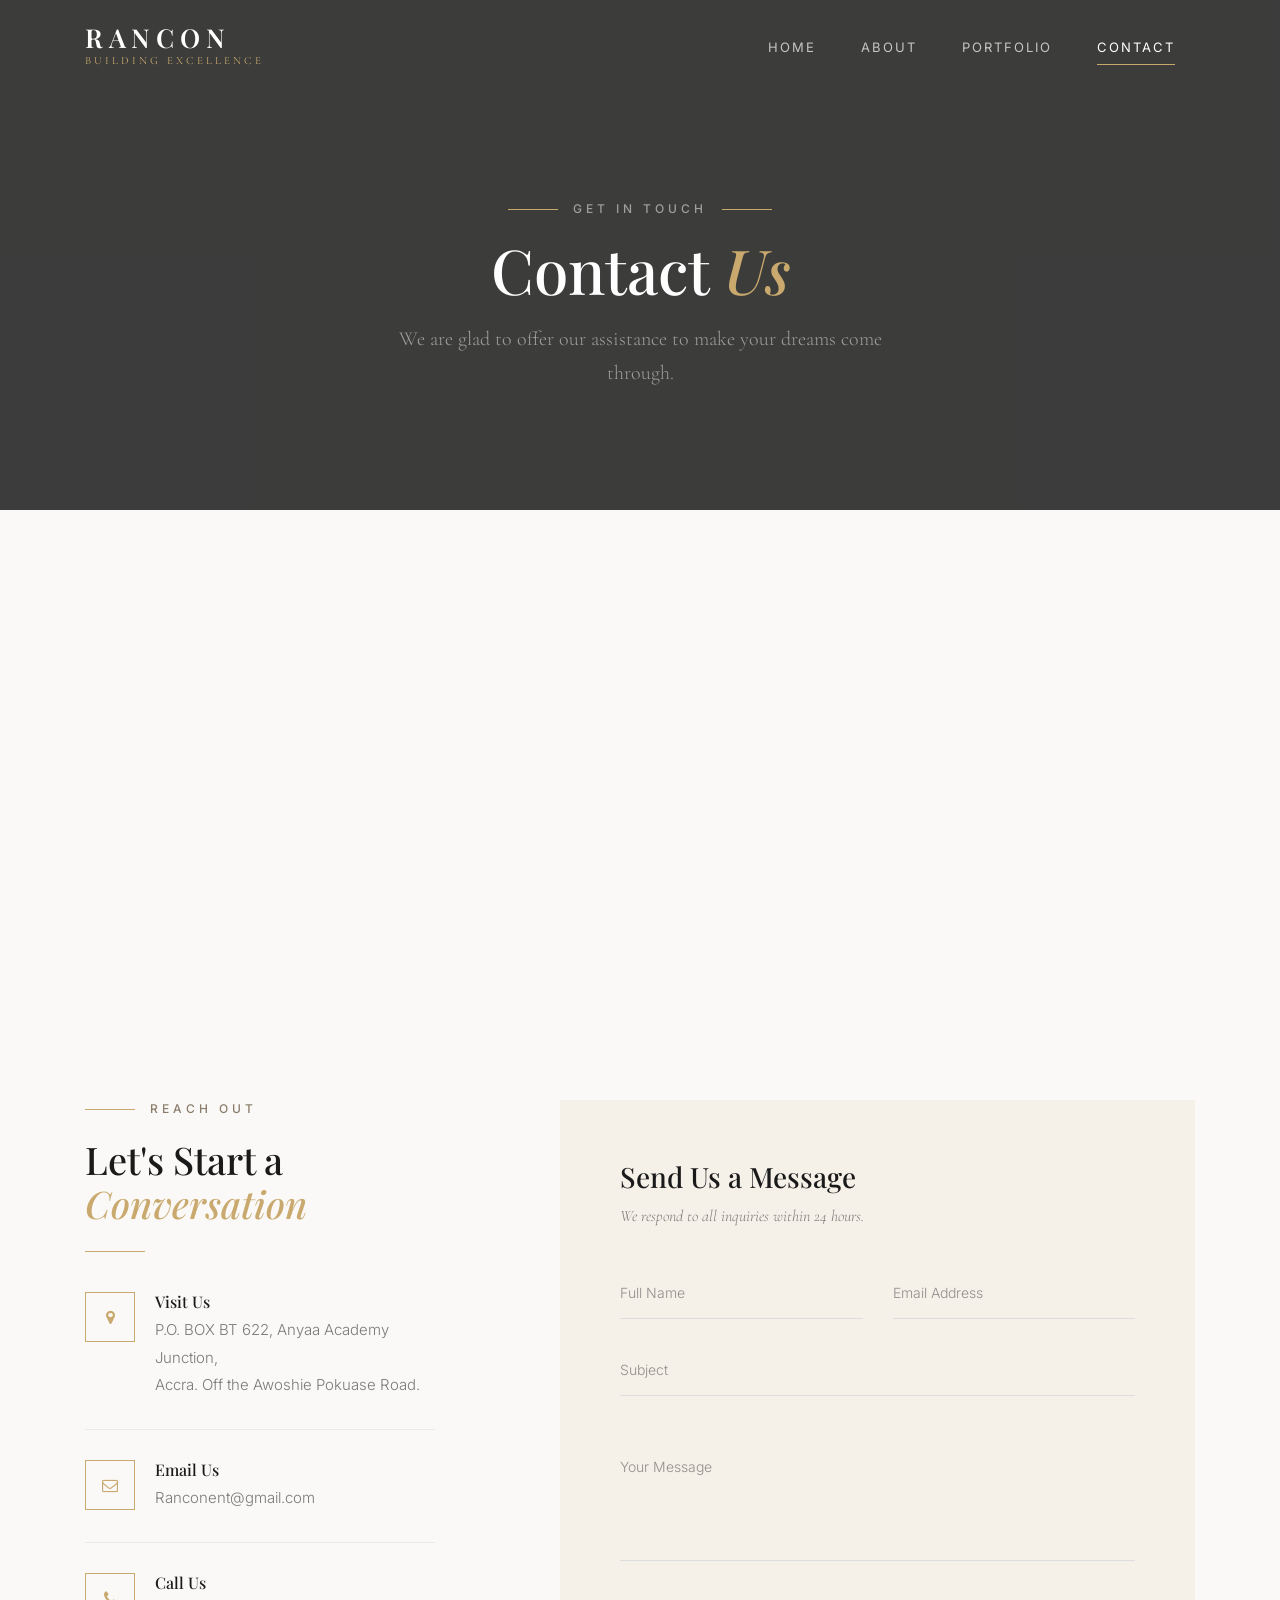
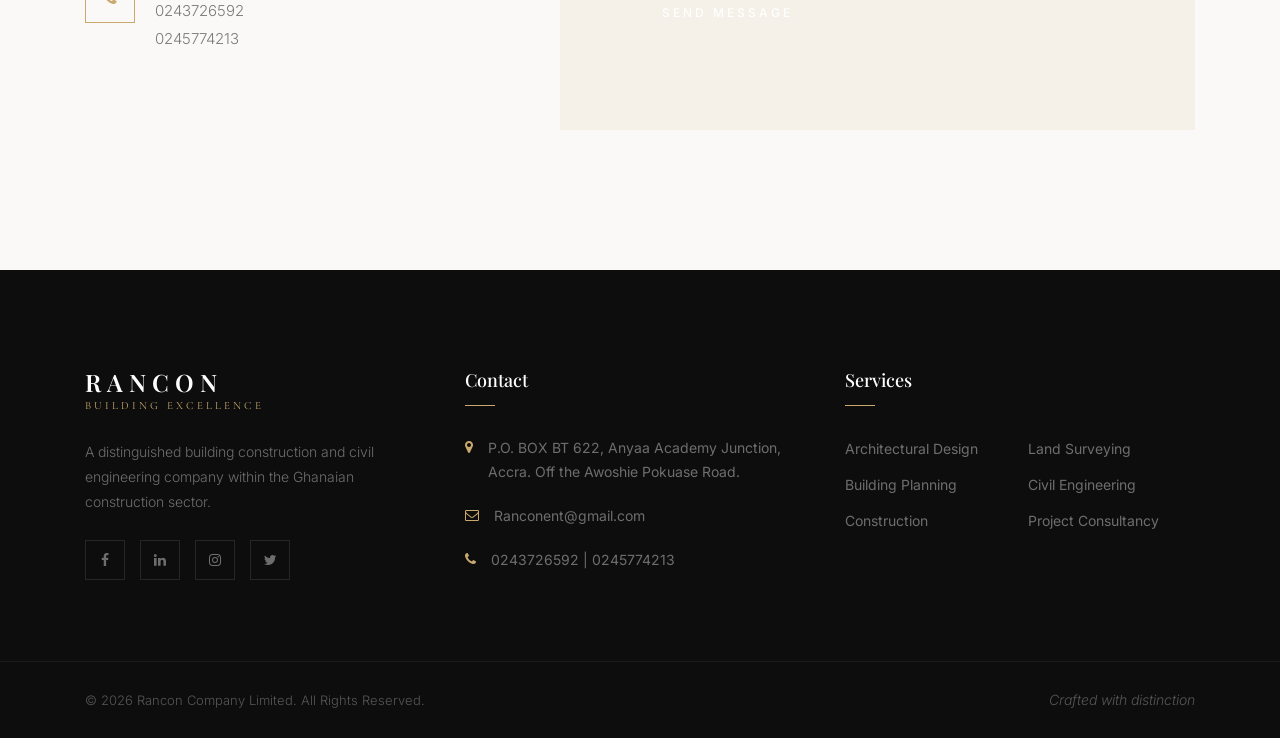
<file: contact-us.html>
<!DOCTYPE html>
<html lang="en">

<head>
    <meta charset="utf-8">
    <meta name="viewport" content="width=device-width, initial-scale=1, shrink-to-fit=no">
    <meta http-equiv="X-UA-Compatible" content="IE=edge">
    <title>Contact &mdash; Rancon Company Limited</title>
    <link rel="shortcut icon" type="image/png" href="assets/images/favicon.png">
    <link href="https://fonts.googleapis.com/css2?family=Playfair+Display:ital,wght@0,400;0,500;0,600;0,700;1,400;1,500&family=Cormorant+Garamond:ital,wght@0,300;0,400;0,500;0,600;1,300;1,400&family=Inter:wght@300;400;500;600&display=swap" rel="stylesheet">
    <link rel="stylesheet" href="assets/css/bootstrap.min.css">
    <link rel="stylesheet" href="assets/css/font-awesome.min.css">
    <link rel="stylesheet" href="assets/plugins/owl-carousel/owl.carousel.min.css">
    <link rel="stylesheet" href="assets/plugins/animate/animate.min.css">
    <link rel="stylesheet" href="assets/css/style.css">
    <link rel="stylesheet" href="assets/css/responsive.css">
    <link rel="stylesheet" href="assets/css/custom.css">
</head>

<body class="elite-theme">
    <!-- Elegant Preloader -->
    <div class="elite-preloader">
        <div class="elite-preloader-inner">
            <div class="elite-preloader-line"></div>
            <span class="elite-preloader-text">RANCON</span>
        </div>
    </div>

    <header class="bizagn--header elite-header">
        <div class="nav-ol"></div>
        <div class="bizagn--sticky-nav sticky-header-true" style="background: rgba(13,13,13,0.95);">
            <div class="container">
                <div class="bizagn--navbar">
                    <div class="row align-items-center">
                        <div class="col-md-3 col-6">
                            <div class="bizagn--logo elite-logo">
                                <a href="index.html">
                                    <span class="logo-text">RANCON</span>
                                    <span class="logo-subtext">Building Excellence</span>
                                </a>
                            </div>
                        </div>
                        <div class="col-md-9 col-6 d-flex align-items-center justify-content-end position-static">
                            <div class="bizagn--nav-menu elite-nav">
                                <ul>
                                    <li><a href="index.html">Home</a></li>
                                    <li><a href="about-us.html">About</a></li>
                                    <li><a href="our-projects.html">Portfolio</a></li>
                                    <li><a href="contact-us.html" class="active">Contact</a></li>
                                </ul>
                            </div>
                        </div>
                    </div>
                </div>
            </div>
        </div>
    </header>

    <!-- Page Hero -->
    <section class="elite-page-hero" style="background-image: url('https://images.unsplash.com/photo-1497366216548-37526070297c?w=1920&q=80');">
        <div class="elite-page-hero-overlay"></div>
        <div class="container position-relative" style="z-index: 2;">
            <div class="elite-section-label justify-content-center" style="margin-bottom: 15px;">
                <span class="elite-gold-line"></span>
                <span class="text-white-50">Get In Touch</span>
                <span class="elite-gold-line"></span>
            </div>
            <h1 class="elite-page-hero-title">Contact <em>Us</em></h1>
            <p class="elite-page-hero-subtitle">We are glad to offer our assistance to make your dreams come through.</p>
        </div>
    </section>

    <!-- Map -->
    <section>
        <iframe src="https://www.google.com/maps/embed?pb=!1m14!1m12!1m3!1d749.5998639337073!2d-0.2963762866161644!3d5.606073597255768!2m3!1f0!2f0!3f0!3m2!1i1024!2i768!4f13.1!5e0!3m2!1sen!2sgh!4v1674314736204!5m2!1sen!2sgh" width="100%" height="450" style="border:0; display: block; filter: grayscale(80%) contrast(1.1);" allowfullscreen="" loading="lazy" referrerpolicy="no-referrer-when-downgrade"></iframe>
    </section>

    <!-- Contact Content -->
    <section class="elite-section">
        <div class="container">
            <div class="row">
                <!-- Contact Info -->
                <div class="col-lg-4 reveal-up">
                    <div class="elite-section-label">
                        <span class="elite-gold-line"></span>
                        <span>Reach Out</span>
                    </div>
                    <h2 class="elite-section-title" style="font-size: 38px;">Let's Start a<br><em>Conversation</em></h2>
                    <div class="elite-gold-divider"></div>
                    
                    <div class="elite-contact-info-block">
                        <div class="elite-contact-info-item">
                            <div class="elite-contact-info-icon">
                                <i class="fa fa-map-marker"></i>
                            </div>
                            <div>
                                <h5>Visit Us</h5>
                                <p>P.O. BOX BT 622, Anyaa Academy Junction,<br>Accra. Off the Awoshie Pokuase Road.</p>
                            </div>
                        </div>
                        <div class="elite-contact-info-item">
                            <div class="elite-contact-info-icon">
                                <i class="fa fa-envelope-o"></i>
                            </div>
                            <div>
                                <h5>Email Us</h5>
                                <p>Ranconent@gmail.com</p>
                            </div>
                        </div>
                        <div class="elite-contact-info-item">
                            <div class="elite-contact-info-icon">
                                <i class="fa fa-phone"></i>
                            </div>
                            <div>
                                <h5>Call Us</h5>
                                <p>0243726592<br>0245774213</p>
                            </div>
                        </div>
                    </div>
                </div>

                <!-- Contact Form -->
                <div class="col-lg-7 offset-lg-1 reveal-up">
                    <div class="elite-contact-form-wrapper">
                        <h3 class="elite-form-heading">Send Us a Message</h3>
                        <p class="elite-form-subheading">We respond to all inquiries within 24 hours.</p>
                        <div class="bizagn--contact-form">
                            <form action="" method="post">
                                <div class="row">
                                    <div class="col-md-6">
                                        <div class="elite-form-group">
                                            <input type="text" name="name" placeholder="Full Name" class="form-control" required>
                                        </div>
                                    </div>
                                    <div class="col-md-6">
                                        <div class="elite-form-group">
                                            <input type="email" name="email" placeholder="Email Address" class="form-control" required>
                                        </div>
                                    </div>
                                    <div class="col-md-12">
                                        <div class="elite-form-group">
                                            <input type="text" name="subject" placeholder="Subject" class="form-control" required>
                                        </div>
                                    </div>
                                    <div class="col-md-12">
                                        <div class="elite-form-group">
                                            <textarea name="message" placeholder="Your Message" class="form-control" required></textarea>
                                        </div>
                                    </div>
                                    <div class="col-md-12">
                                        <button type="submit" class="elite-btn elite-btn-gold">Send Message</button>
                                    </div>
                                </div>
                            </form>
                            <div class="form-response"></div>
                        </div>
                    </div>
                </div>
            </div>
        </div>
    </section>

    <!-- Footer -->
    <footer class="elite-footer">
        <div class="elite-footer-top">
            <div class="container">
                <div class="row">
                    <div class="col-lg-4 col-md-6">
                        <div class="elite-footer-widget">
                            <div class="elite-footer-logo">
                                <span class="logo-text">RANCON</span>
                                <span class="logo-subtext">Building Excellence</span>
                            </div>
                            <p>A distinguished building construction and civil engineering company within the Ghanaian construction sector.</p>
                            <div class="elite-social-links">
                                <a href="#"><i class="fa fa-facebook"></i></a>
                                <a href="#"><i class="fa fa-linkedin"></i></a>
                                <a href="#"><i class="fa fa-instagram"></i></a>
                                <a href="#"><i class="fa fa-twitter"></i></a>
                            </div>
                        </div>
                    </div>
                    <div class="col-lg-4 col-md-6">
                        <div class="elite-footer-widget">
                            <h3 class="elite-footer-heading">Contact</h3>
                            <ul class="elite-contact-list">
                                <li><i class="fa fa-map-marker"></i><span>P.O. BOX BT 622, Anyaa Academy Junction,<br>Accra. Off the Awoshie Pokuase Road.</span></li>
                                <li><i class="fa fa-envelope-o"></i><span>Ranconent@gmail.com</span></li>
                                <li><i class="fa fa-phone"></i><span>0243726592 | 0245774213</span></li>
                            </ul>
                        </div>
                    </div>
                    <div class="col-lg-4 col-md-12">
                        <div class="elite-footer-widget">
                            <h3 class="elite-footer-heading">Services</h3>
                            <ul class="elite-footer-links">
                                <li><a href="#">Architectural Design</a></li>
                                <li><a href="#">Building Planning</a></li>
                                <li><a href="#">Construction</a></li>
                                <li><a href="#">Land Surveying</a></li>
                                <li><a href="#">Civil Engineering</a></li>
                                <li><a href="#">Project Consultancy</a></li>
                            </ul>
                        </div>
                    </div>
                </div>
            </div>
        </div>
        <div class="elite-footer-bottom">
            <div class="container">
                <div class="elite-footer-bottom-inner">
                    <p>&copy; <span id="copyRightYear"></span> Rancon Company Limited. All Rights Reserved.</p>
                    <p class="elite-footer-credit">Crafted with distinction</p>
                </div>
            </div>
        </div>
    </footer>

    <div class="back-to-top d-flex align-items-center justify-content-center">
        <span><i class="fa fa-angle-up"></i></span>
    </div>

    <script src="assets/js/jquery-3.3.1.min.js"></script>
    <script src="assets/js/bootstrap.bundle.min.js"></script>
    <script src="assets/plugins/owl-carousel/owl.carousel.min.js"></script>
    <script src="assets/plugins/menumaker/menumaker.js"></script>
    <script src="assets/plugins/isotope/isotope.pkgd.min.js"></script>
    <script src="assets/plugins/isotope/imagesloaded.pkgd.min.js"></script>
    <script src="assets/plugins/ratinajs/retina.min.js"></script>
    <script src="assets/js/scripts.js"></script>
    <script src="assets/js/custom.js"></script>
</body>

</html>
</file>
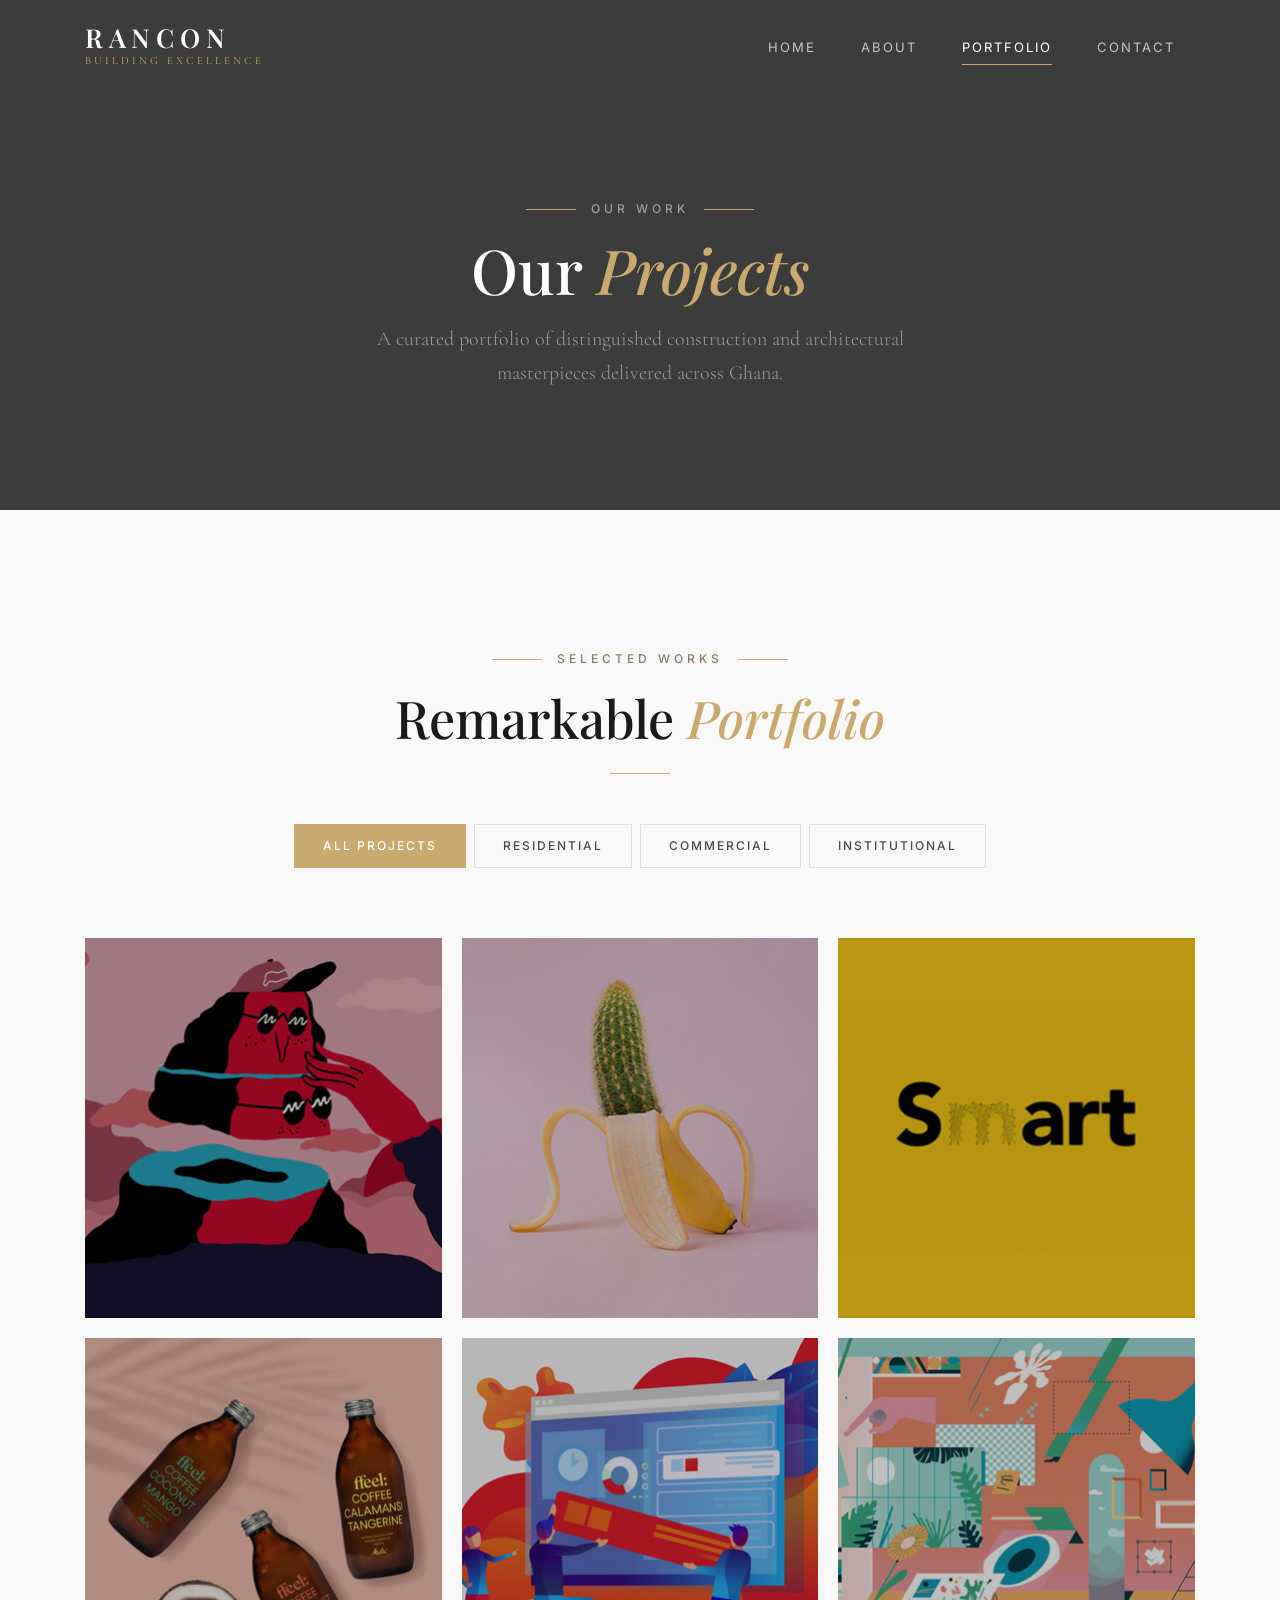
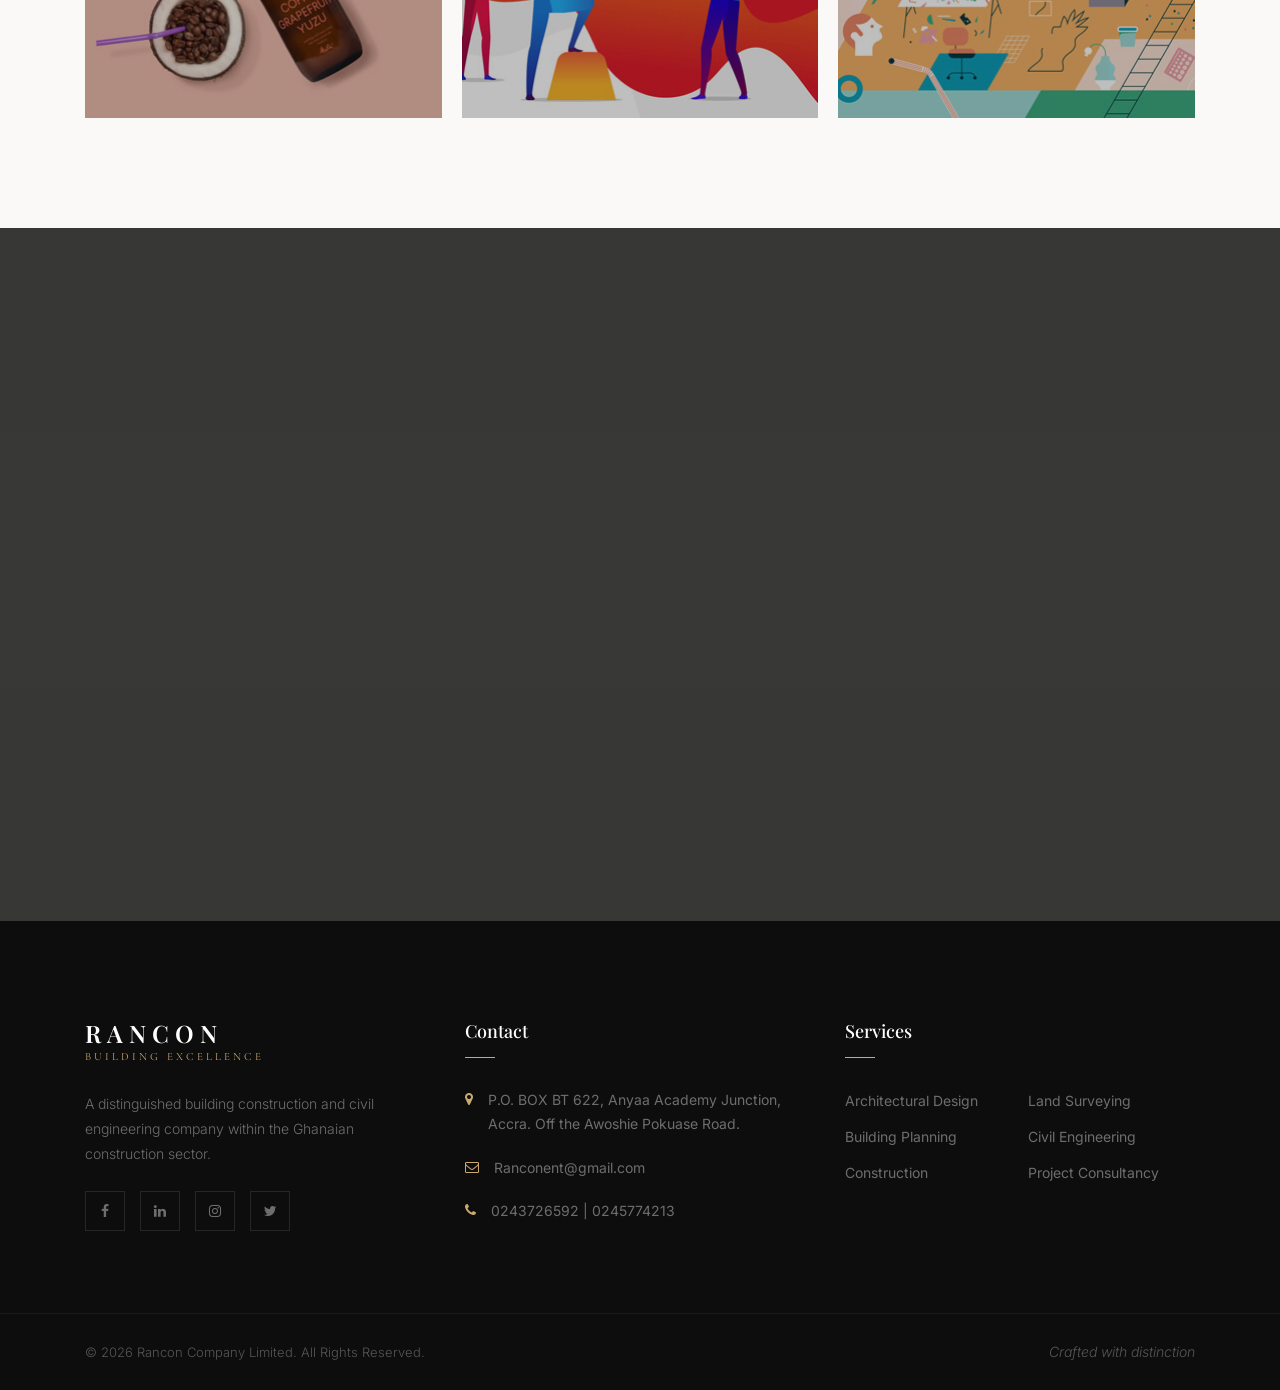
<file: our-projects.html>
<!DOCTYPE html>
<html lang="en">

<head>
    <meta charset="utf-8">
    <meta name="viewport" content="width=device-width, initial-scale=1, shrink-to-fit=no">
    <meta http-equiv="X-UA-Compatible" content="IE=edge">
    <title>Our Projects &mdash; Rancon Company Limited</title>
    <link rel="shortcut icon" type="image/png" href="assets/images/favicon.png">
    <link href="https://fonts.googleapis.com/css2?family=Playfair+Display:ital,wght@0,400;0,500;0,600;0,700;1,400;1,500&family=Cormorant+Garamond:ital,wght@0,300;0,400;0,500;0,600;1,300;1,400&family=Inter:wght@300;400;500;600&display=swap" rel="stylesheet">
    <link rel="stylesheet" href="assets/css/bootstrap.min.css">
    <link rel="stylesheet" href="assets/css/font-awesome.min.css">
    <link rel="stylesheet" href="assets/plugins/owl-carousel/owl.carousel.min.css">
    <link rel="stylesheet" href="assets/plugins/animate/animate.min.css">
    <link rel="stylesheet" href="assets/css/style.css">
    <link rel="stylesheet" href="assets/css/responsive.css">
    <link rel="stylesheet" href="assets/css/custom.css">
</head>

<body class="elite-theme">
    <!-- Elegant Preloader -->
    <div class="elite-preloader">
        <div class="elite-preloader-inner">
            <div class="elite-preloader-line"></div>
            <span class="elite-preloader-text">RANCON</span>
        </div>
    </div>

    <!-- Header -->
    <header class="bizagn--header elite-header">
        <div class="nav-ol"></div>
        <div class="bizagn--sticky-nav sticky-header-true" style="background: rgba(13,13,13,0.95);">
            <div class="container">
                <div class="bizagn--navbar">
                    <div class="row align-items-center">
                        <div class="col-md-3 col-6">
                            <div class="bizagn--logo elite-logo">
                                <a href="index.html">
                                    <span class="logo-text">RANCON</span>
                                    <span class="logo-subtext">Building Excellence</span>
                                </a>
                            </div>
                        </div>
                        <div class="col-md-9 col-6 d-flex align-items-center justify-content-end position-static">
                            <div class="bizagn--nav-menu elite-nav">
                                <ul>
                                    <li><a href="index.html">Home</a></li>
                                    <li><a href="about-us.html">About</a></li>
                                    <li><a href="our-projects.html" class="active">Portfolio</a></li>
                                    <li><a href="contact-us.html">Contact</a></li>
                                </ul>
                            </div>
                        </div>
                    </div>
                </div>
            </div>
        </div>
    </header>

    <!-- Page Hero -->
    <section class="elite-page-hero" style="background-image: url('https://images.unsplash.com/photo-1541888946425-d81bb19240f5?w=1920&q=80');">
        <div class="elite-page-hero-overlay"></div>
        <div class="container position-relative" style="z-index: 2;">
            <div class="elite-section-label justify-content-center" style="margin-bottom: 15px;">
                <span class="elite-gold-line"></span>
                <span class="text-white-50">Our Work</span>
                <span class="elite-gold-line"></span>
            </div>
            <h1 class="elite-page-hero-title">Our <em>Projects</em></h1>
            <p class="elite-page-hero-subtitle">A curated portfolio of distinguished construction and architectural masterpieces delivered across Ghana.</p>
        </div>
    </section>

    <!-- Portfolio Section -->
    <section class="elite-section elite-portfolio-section">
        <div class="container">
            <div class="text-center">
                <div class="elite-section-label justify-content-center reveal-up">
                    <span class="elite-gold-line"></span>
                    <span>Selected Works</span>
                    <span class="elite-gold-line"></span>
                </div>
                <h2 class="elite-section-title reveal-up">Remarkable <em>Portfolio</em></h2>
                <div class="elite-gold-divider mx-auto reveal-up"></div>
            </div>

            <!-- Filter Buttons -->
            <div class="elite-filter-buttons text-center reveal-up">
                <button class="elite-filter-btn project-tab active-project-tab" data-filter="*">All Projects</button>
                <button class="elite-filter-btn project-tab" data-filter=".cat-residential">Residential</button>
                <button class="elite-filter-btn project-tab" data-filter=".cat-commercial">Commercial</button>
                <button class="elite-filter-btn project-tab" data-filter=".cat-institutional">Institutional</button>
            </div>

            <!-- Project Grid -->
            <div class="row bizagn--project-filter-items isotope elite-portfolio-grid">

                <!-- Project 1: Agogo Presbyterian Mission House -->
                <div class="col-lg-4 col-md-6 bizagn--filter-item cat-institutional reveal-up">
                    <div class="elite-portfolio-item">
                        <div class="elite-portfolio-img">
                            <img src="assets/images/project/0-1.jpg" alt="Agogo Presbyterian Mission House">
                        </div>
                        <div class="elite-portfolio-overlay">
                            <span class="elite-portfolio-category">Religious Architecture</span>
                            <h3><a href="#">Agogo Presbyterian Mission House</a></h3>
                            <div class="elite-portfolio-meta">
                                <span><i class="fa fa-calendar-o"></i> 2019</span>
                                <span><i class="fa fa-map-marker"></i> Agogo</span>
                            </div>
                            <a href="#" class="elite-portfolio-link">
                                <i class="fa fa-long-arrow-right"></i>
                            </a>
                        </div>
                    </div>
                </div>

                <!-- Project 2: 7 Bedroom Residence -->
                <div class="col-lg-4 col-md-6 bizagn--filter-item cat-residential reveal-up">
                    <div class="elite-portfolio-item">
                        <div class="elite-portfolio-img">
                            <img src="assets/images/project/0-2.jpg" alt="7 Bedroom 2 Storey Residence">
                        </div>
                        <div class="elite-portfolio-overlay">
                            <span class="elite-portfolio-category">Residential</span>
                            <h3><a href="#">7 Bedroom 2 Storey Residence</a></h3>
                            <div class="elite-portfolio-meta">
                                <span><i class="fa fa-calendar-o"></i> 2018</span>
                                <span><i class="fa fa-map-marker"></i> Agogo, Ashanti</span>
                            </div>
                            <a href="#" class="elite-portfolio-link">
                                <i class="fa fa-long-arrow-right"></i>
                            </a>
                        </div>
                    </div>
                </div>

                <!-- Project 3: ICGC Church Auditorium -->
                <div class="col-lg-4 col-md-6 bizagn--filter-item cat-commercial reveal-up">
                    <div class="elite-portfolio-item">
                        <div class="elite-portfolio-img">
                            <img src="assets/images/project/0-3.jpg" alt="ICGC Church Auditorium">
                        </div>
                        <div class="elite-portfolio-overlay">
                            <span class="elite-portfolio-category">Commercial</span>
                            <h3><a href="#">ICGC Church Auditorium</a></h3>
                            <div class="elite-portfolio-meta">
                                <span><i class="fa fa-calendar-o"></i> 2015</span>
                                <span><i class="fa fa-map-marker"></i> Ablekuma, Accra</span>
                            </div>
                            <a href="#" class="elite-portfolio-link">
                                <i class="fa fa-long-arrow-right"></i>
                            </a>
                        </div>
                    </div>
                </div>

                <!-- Project 4: 3 Storey Office Block -->
                <div class="col-lg-4 col-md-6 bizagn--filter-item cat-commercial reveal-up">
                    <div class="elite-portfolio-item">
                        <div class="elite-portfolio-img">
                            <img src="assets/images/project/0-4.jpg" alt="3 Storey Office Block">
                        </div>
                        <div class="elite-portfolio-overlay">
                            <span class="elite-portfolio-category">Corporate</span>
                            <h3><a href="#">3 Storey Office Block</a></h3>
                            <div class="elite-portfolio-meta">
                                <span><i class="fa fa-calendar-o"></i> 2020</span>
                                <span><i class="fa fa-map-marker"></i> Accra</span>
                            </div>
                            <a href="#" class="elite-portfolio-link">
                                <i class="fa fa-long-arrow-right"></i>
                            </a>
                        </div>
                    </div>
                </div>

                <!-- Project 5: 5 Bedrooms 2 Storey -->
                <div class="col-lg-4 col-md-6 bizagn--filter-item cat-residential reveal-up">
                    <div class="elite-portfolio-item">
                        <div class="elite-portfolio-img">
                            <img src="assets/images/project/0-5.jpg" alt="5 Bedrooms 2 Storey Building">
                        </div>
                        <div class="elite-portfolio-overlay">
                            <span class="elite-portfolio-category">Residential</span>
                            <h3><a href="#">5 Bedrooms 2 Storey Building</a></h3>
                            <div class="elite-portfolio-meta">
                                <span><i class="fa fa-calendar-o"></i> 2020</span>
                                <span><i class="fa fa-map-marker"></i> Accra</span>
                            </div>
                            <a href="#" class="elite-portfolio-link">
                                <i class="fa fa-long-arrow-right"></i>
                            </a>
                        </div>
                    </div>
                </div>

                <!-- Project 6: School Block -->
                <div class="col-lg-4 col-md-6 bizagn--filter-item cat-institutional reveal-up">
                    <div class="elite-portfolio-item">
                        <div class="elite-portfolio-img">
                            <img src="assets/images/project/0-6.jpg" alt="3 Storey 15 Classroom School Block">
                        </div>
                        <div class="elite-portfolio-overlay">
                            <span class="elite-portfolio-category">Educational</span>
                            <h3><a href="#">3 Storey 15 Classroom School Block</a></h3>
                            <div class="elite-portfolio-meta">
                                <span><i class="fa fa-calendar-o"></i> 2016</span>
                                <span><i class="fa fa-map-marker"></i> Accra</span>
                            </div>
                            <a href="#" class="elite-portfolio-link">
                                <i class="fa fa-long-arrow-right"></i>
                            </a>
                        </div>
                    </div>
                </div>

            </div>
        </div>
    </section>

    <!-- CTA Section -->
    <section class="elite-cta-section">
        <div class="elite-cta-bg" style="background-image: url('https://images.unsplash.com/photo-1503387762-592deb58ef4e?w=1920&q=80');"></div>
        <div class="elite-cta-overlay"></div>
        <div class="container position-relative" style="z-index: 2;">
            <div class="row align-items-center justify-content-center text-center">
                <div class="col-lg-8">
                    <div class="elite-section-label justify-content-center reveal-up">
                        <span class="elite-gold-line"></span>
                        <span class="text-white-50">Start Your Project</span>
                        <span class="elite-gold-line"></span>
                    </div>
                    <h2 class="elite-cta-title reveal-up">Have a Vision?<br>Let Us <em>Build</em> It.</h2>
                    <p class="elite-cta-text reveal-up">Transform your architectural aspirations into reality with Ghana's most distinguished construction firm.</p>
                    <a href="contact-us.html" class="elite-btn elite-btn-gold reveal-up">Get In Touch</a>
                </div>
            </div>
        </div>
    </section>

    <!-- Footer -->
    <footer class="elite-footer">
        <div class="elite-footer-top">
            <div class="container">
                <div class="row">
                    <div class="col-lg-4 col-md-6">
                        <div class="elite-footer-widget">
                            <div class="elite-footer-logo">
                                <span class="logo-text">RANCON</span>
                                <span class="logo-subtext">Building Excellence</span>
                            </div>
                            <p>A distinguished building construction and civil engineering company within the Ghanaian construction sector.</p>
                            <div class="elite-social-links">
                                <a href="#"><i class="fa fa-facebook"></i></a>
                                <a href="#"><i class="fa fa-linkedin"></i></a>
                                <a href="#"><i class="fa fa-instagram"></i></a>
                                <a href="#"><i class="fa fa-twitter"></i></a>
                            </div>
                        </div>
                    </div>
                    <div class="col-lg-4 col-md-6">
                        <div class="elite-footer-widget">
                            <h3 class="elite-footer-heading">Contact</h3>
                            <ul class="elite-contact-list">
                                <li><i class="fa fa-map-marker"></i><span>P.O. BOX BT 622, Anyaa Academy Junction,<br>Accra. Off the Awoshie Pokuase Road.</span></li>
                                <li><i class="fa fa-envelope-o"></i><span>Ranconent@gmail.com</span></li>
                                <li><i class="fa fa-phone"></i><span>0243726592 | 0245774213</span></li>
                            </ul>
                        </div>
                    </div>
                    <div class="col-lg-4 col-md-12">
                        <div class="elite-footer-widget">
                            <h3 class="elite-footer-heading">Services</h3>
                            <ul class="elite-footer-links">
                                <li><a href="#">Architectural Design</a></li>
                                <li><a href="#">Building Planning</a></li>
                                <li><a href="#">Construction</a></li>
                                <li><a href="#">Land Surveying</a></li>
                                <li><a href="#">Civil Engineering</a></li>
                                <li><a href="#">Project Consultancy</a></li>
                            </ul>
                        </div>
                    </div>
                </div>
            </div>
        </div>
        <div class="elite-footer-bottom">
            <div class="container">
                <div class="elite-footer-bottom-inner">
                    <p>&copy; <span id="copyRightYear"></span> Rancon Company Limited. All Rights Reserved.</p>
                    <p class="elite-footer-credit">Crafted with distinction</p>
                </div>
            </div>
        </div>
    </footer>

    <div class="back-to-top d-flex align-items-center justify-content-center">
        <span><i class="fa fa-angle-up"></i></span>
    </div>

    <script src="assets/js/jquery-3.3.1.min.js"></script>
    <script src="assets/js/bootstrap.bundle.min.js"></script>
    <script src="assets/plugins/owl-carousel/owl.carousel.min.js"></script>
    <script src="assets/plugins/menumaker/menumaker.js"></script>
    <script src="assets/plugins/isotope/isotope.pkgd.min.js"></script>
    <script src="assets/plugins/isotope/imagesloaded.pkgd.min.js"></script>
    <script src="assets/plugins/ratinajs/retina.min.js"></script>
    <script src="assets/js/scripts.js"></script>
    <script src="assets/js/custom.js"></script>
</body>

</html>
</file>
<file: assets/css/style.css>
@charset "UTF-8";

* {
    list-style: none;
    outline: 0 !important
}

ol,
p,
ul {
    margin: 0;
    padding: 0
}

input::-webkit-inner-spin-button,
input::-webkit-outer-spin-button {
    -webkit-appearance: none;
    appearance: none;
    margin: 0
}

input[type=number] {
    -moz-appearance: textfield
}

input:-webkit-autofill,
input:-webkit-autofill:active,
input:-webkit-autofill:focus,
input:-webkit-autofill:hover {
    -webkit-transition: background-color 5000s ease-in-out 0s;
    transition: background-color 5000s ease-in-out 0s
}

::-moz-selection {
    text-shadow: none;
    color: #fff;
    background: #141414
}

::selection {
    text-shadow: none;
    color: #fff;
    background: #141414
}

::-webkit-input-placeholder {
    color: rgba(80, 80, 80, .6) !important;
    opacity: 1 !important
}

::-moz-placeholder {
    color: rgba(80, 80, 80, .6) !important;
    opacity: 1 !important
}

:-ms-input-placeholder {
    color: rgba(80, 80, 80, .6) !important;
    opacity: 1 !important
}

::placeholder {
    color: rgba(80, 80, 80, .6) !important;
    opacity: 1 !important
}

iframe {
    max-width: 100%
}

button:focus,
input:focus,
select:focus,
textarea:focus {
    outline: 0 !important;
    box-shadow: none
}

button,
button[type=submit],
input[type=submit] {
    border: none;
    background-color: transparent;
    cursor: pointer;
    -webkit-appearance: button;
    -moz-appearance: button;
    appearance: button
}

textarea.form-control {
    resize: none;
    min-height: 155px;
    padding-top: 15px;
    padding-bottom: 15px
}

.form-control:focus {
    box-shadow: none;
    border-color: #999
}

img {
    max-width: 100%;
    height: auto
}

a {
    color: #141414;
    -webkit-transition: .2s ease;
    transition: .2s ease
}

a:active,
a:focus,
a:hover {
    color: #e53a1c;
    text-decoration: none;
    outline: 0 !important;
    -webkit-transition: .2s ease;
    transition: .2s ease
}

.form-control,
input,
select,
textarea {
    text-decoration: none;
    outline: 0 !important;
    box-shadow: none;
    border-radius: 10px;
    border: 1px solid #dcdcdc;
    padding: 0 30px;
    color: #141414;
    position: relative;
    height: 50px;
    font-size: 14px
}

.form-control:active,
.form-control:focus {
    -webkit-transition: .3s linear;
    transition: .3s linear
}

.btn,
.btn:active,
.btn:focus,
.btn:hover {
    box-shadow: none
}

h1,
h2,
h3,
h4,
h5,
h6,
p {
    margin-bottom: 0;
    padding: 0
}

h1,
h2,
h3,
h4,
h5,
h6 {
    font-family: Vollkorn, serif;
    color: #141414;
    font-weight: 700
}

p {
    font-family: Montserrat, sans-serif
}

h1 {
    font-size: 48px
}

h2 {
    font-size: 30px
}

h3 {
    font-size: 24px
}

h4 {
    font-size: 18px
}

h5 {
    font-size: 16px
}

h6 {
    font-size: 14px
}

body {
    overflow-x: hidden !important;
    font-family: Montserrat, sans-serif
}

.mb-30 {
    margin-bottom: 30px
}

.pt-120 {
    padding-top: 120px
}

@media only screen and (max-width:991px) {
    .pt-120 {
        padding-top: 80px
    }
}

.pb-120 {
    padding-bottom: 120px
}

@media only screen and (max-width:991px) {
    .pb-120 {
        padding-bottom: 80px
    }
}

.pb-70 {
    padding-bottom: 70px
}

@media only screen and (max-width:991px) {
    .pb-70 {
        padding-bottom: 50px
    }
}

.pb-80 {
    padding-bottom: 80px
}

@media only screen and (max-width:991px) {
    .pb-80 {
        padding-bottom: 50px
    }
}

.pb-90 {
    padding-bottom: 90px
}

@media only screen and (max-width:991px) {
    .pb-90 {
        padding-bottom: 50px
    }
}

.bizagn--owl-btn .owl-nav .owl-next,
.bizagn--rm-btn,
.btn-style-right {
    font-size: 16px !important;
    font-weight: 700 !important;
    font-family: Montserrat, sans-serif !important;
    color: #505050 !important;
    position: relative
}

.bizagn--owl-btn .owl-nav .owl-next:hover:before,
.bizagn--rm-btn:hover:before,
.btn-style-right:hover:before {
    opacity: 1;
    background-color: #e53a1c;
    width: 100%
}

.bizagn--owl-btn .owl-nav .owl-next:before,
.bizagn--rm-btn:before,
.btn-style-right:before {
    content: "";
    position: absolute;
    bottom: 0;
    height: 1px;
    width: 0;
    background-color: #222;
    opacity: 0;
    -webkit-transition: .4s ease;
    transition: .4s ease;
    left: 0
}

.bizagn--owl-btn .owl-nav .owl-next i,
.bizagn--rm-btn i,
.btn-style-right i {
    font-weight: 700;
    margin-left: 14px
}

.bizagn--owl-btn .owl-nav .owl-prev,
.btn-style-left {
    font-size: 16px !important;
    font-weight: 700 !important;
    font-family: Montserrat, sans-serif !important;
    color: #505050 !important;
    position: relative
}

.bizagn--owl-btn .owl-nav .owl-prev:hover:before,
.btn-style-left:hover:before {
    opacity: 1;
    background-color: #e53a1c;
    width: 100%
}

.bizagn--owl-btn .owl-nav .owl-prev:before,
.btn-style-left:before {
    content: "";
    position: absolute;
    bottom: 0;
    height: 1px;
    width: 0;
    background-color: #222;
    opacity: 0;
    -webkit-transition: .4s ease;
    transition: .4s ease;
    right: 0
}

.bizagn--owl-btn .owl-nav .owl-prev i,
.btn-style-left i {
    font-weight: 700;
    margin-right: 14px
}

.bizagn--btn-mix {
    background-color: #e53a1c;
    color: #fff;
    border-radius: 0;
    -webkit-transition: .4s ease-in-out;
    transition: .4s ease-in-out;
    padding-left: 30px;
    padding-right: 30px;
    font-size: 14px;
    border: 0
}

.bizagn--btn-mix:hover {
    color: #fff;
    background-color: #141414
}

.bizagn--base-btn {
    background-color: #e53a1c !important;
    padding: 20px 40px;
    padding-left: 73px;
    color: #fff;
    line-height: 1;
    border: 0;
    border-radius: 10px;
    font-size: 14px;
    z-index: 9;
    position: relative;
    -webkit-transition: .4s ease;
    transition: .4s ease;
    z-index: 0;
    overflow: hidden
}

.bizagn--base-btn.white-btn {
    background-color: #fff !important;
    color: #ef3f22
}

.bizagn--base-btn.white-btn .svg path {
    fill: #e53a1c
}

@media only screen and (max-width:767px) {
    .bizagn--base-btn.white-btn {
        margin-top: 25px
    }
}

.bizagn--base-btn.white-btn:hover {
    color: #ef3f22
}

.bizagn--base-btn.white-btn:before {
    display: none
}

.bizagn--base-btn.white-btn .svg path {
    fill: #ef3f22
}

.bizagn--base-btn:active,
.bizagn--base-btn:focus {
    color: #fff;
    padding-left: 40px;
    padding-right: 73px
}

.bizagn--base-btn:focus,
.bizagn--base-btn:hover {
    color: #fff;
    padding-left: 40px;
    padding-right: 73px
}

.bizagn--base-btn:focus:before,
.bizagn--base-btn:hover:before {
    height: 100%;
    width: 100%;
    opacity: 0;
    -webkit-transition: .4s ease;
    transition: .4s ease
}

.bizagn--base-btn:focus .svg.left,
.bizagn--base-btn:hover .svg.left {
    left: -63px
}

.bizagn--base-btn:focus .svg.right,
.bizagn--base-btn:hover .svg.right {
    right: 40px;
    -webkit-animation: 1.4s lrmove linear infinite;
    animation: 1.4s lrmove linear infinite
}

.bizagn--base-btn:before {
    content: "";
    position: absolute;
    top: 50%;
    left: 50%;
    -webkit-transform: translate(-50%, -50%);
    transform: translate(-50%, -50%);
    height: 0;
    width: 0;
    background-color: #141414;
    border-radius: 10px;
    z-index: -1
}

.bizagn--base-btn .svg {
    width: 23px;
    height: 13px;
    margin-top: -4px;
    position: absolute;
    top: 50%;
    -webkit-transform: translateY(-25%);
    transform: translateY(-25%);
    -webkit-transition: .4s;
    transition: .4s
}

.bizagn--base-btn .svg path {
    fill: #fff;
    -webkit-transition: .4s;
    transition: .4s
}

.bizagn--base-btn .svg.left {
    left: 40px
}

.bizagn--base-btn .svg.right {
    right: -63px
}

.bizagn--owl-btn .owl-item img {
    width: auto;
    max-width: 100%
}

.bizagn--section-title {
    margin-top: -8px;
    margin-bottom: 73px
}

.bizagn--section-title p {
    color: #e53a1c;
    font-family: Montserrat, sans-serif;
    font-weight: 700;
    margin-bottom: 13px;
    font-size: 20px
}

.bizagn--section-title h2 {
    font-size: 56px;
    color: #141414
}

@media only screen and (max-width:991px) {
    .bizagn--section-title h2 {
        font-size: 36px
    }
}

.bizagn--page-title {
    padding-top: 150px;
    padding-bottom: 150px;
    background-color: #fff7f7;
    text-align: center;
    position: relative
}

.bizagn--page-title h2 {
    font-size: 60px;
    color: #141414;
    line-height: 1.1
}

.bizagn--page-title p {
    max-width: 540px;
    margin: 0 auto;
    color: #505050;
    line-height: 1.8
}

.bizagn--page-title .bizagn--page-bc {
    position: absolute;
    bottom: 60px;
    left: 0;
    -webkit-transform: translateY(-50%);
    transform: translateY(-50%);
    width: 100%
}

.bizagn--page-title .bizagn--page-bc ul li {
    margin-right: 7px;
    margin-left: -4px;
    display: inline-block
}

.bizagn--page-title .bizagn--page-bc ul li:last-child {
    color: #e53a1c
}

.bizagn--page-title .bizagn--page-bc ul li:after {
    content: "";
    font-family: FontAwesome;
    margin-left: 7px
}

.bizagn--page-title .bizagn--page-bc ul li:last-child:after {
    display: none
}

.bizagn--nav-95px {
    position: relative
}

@media only screen and (max-width:1450px) {
    .bizagn--nav-95px {
        margin-bottom: 43px !important
    }
}

.bizagn--nav-95px .owl-nav .owl-next,
.bizagn--nav-95px .owl-nav .owl-prev {
    position: absolute;
    top: 50%;
    -webkit-transform: translateY(-50%);
    transform: translateY(-50%)
}

@media only screen and (max-width:1450px) {

    .bizagn--nav-95px .owl-nav .owl-next,
    .bizagn--nav-95px .owl-nav .owl-prev {
        top: 100%;
        margin-top: 25px
    }
}

.bizagn--nav-95px .owl-nav .owl-prev {
    left: -159px
}

@media only screen and (max-width:1450px) {
    .bizagn--nav-95px .owl-nav .owl-prev {
        left: 50%;
        -webkit-transform: translate(-100%, 0);
        transform: translate(-100%, 0);
        margin-left: -15px
    }
}

.bizagn--nav-95px .owl-nav .owl-next {
    right: -159px
}

@media only screen and (max-width:1450px) {
    .bizagn--nav-95px .owl-nav .owl-next {
        right: 50%;
        -webkit-transform: translate(100%, 0);
        transform: translate(100%, 0);
        margin-right: -15px
    }
}

section.bg-img {
    background-repeat: no-repeat;
    background-size: 100% 100%;
    background-position: center center
}

@media only screen and (max-width:991px) {
    section.bg-img {
        background-size: cover
    }
}

.bg-f8 {
    background-color: #f8f8f8
}

.bizagn--bg-color-1 {
    background-color: #f8f8f8
}

.bizagn--pagination {
    margin-top: 10px;
    line-height: .75;
    text-align: center
}

.bizagn--pagination a,
.bizagn--pagination span {
    margin-right: 24px
}

.bizagn--pagination a:hover,
.bizagn--pagination span:hover {
    color: #e53a1c
}

.bizagn--item-gap-30>* {
    margin-bottom: 30px
}

@-webkit-keyframes lrmove {
    0% {
        margin-right: 0
    }

    25% {
        margin-right: -4.5px
    }

    50% {
        margin-right: -9px
    }

    75% {
        margin-right: -4.5px
    }

    100% {
        margin-right: 0
    }
}

@keyframes lrmove {
    0% {
        margin-right: 0
    }

    25% {
        margin-right: -4.5px
    }

    50% {
        margin-right: -9px
    }

    75% {
        margin-right: -4.5px
    }

    100% {
        margin-right: 0
    }
}

.back-to-top {
    height: 40px;
    width: 40px;
    border-radius: 50%;
    position: fixed;
    bottom: 0;
    right: 40px;
    background-color: #232323;
    color: #fff;
    cursor: pointer;
    visibility: hidden;
    opacity: 0;
    z-index: -99;
    -webkit-transition: .5s ease-in-out;
    transition: .5s ease-in-out
}

.back-to-top.show {
    z-index: 99;
    opacity: 1;
    visibility: visible;
    bottom: 40px
}

.back-to-top:hover {
    background-color: #e53a1c
}

.widget:last-child .bizagn--widget {
    margin-bottom: 0
}

.bizagn--widget {
    margin-bottom: 60px;
    line-height: 1 !important
}

.bizagn--widget .bizagn--widget-title {
    margin-bottom: 30px
}

.bizagn--widget .bizagn--widget-title h3 {
    font-weight: 700;
    font-family: Montserrat, sans-serif;
    color: #141414;
    margin-top: -5px;
    font-size: 20px
}

.bizagn--widget .bizagn--widget-content p {
    margin-bottom: 25px;
    color: #505050;
    line-height: 1.8
}

.bizagn--widget .bizagn--widget-content .widget-social a i {
    margin-right: 14px;
    color: #505050
}

.bizagn--widget .bizagn--widget-content .widget-social a i:hover {
    color: #e53a1c
}

.bizagn--widget .bizagn--widget-content ul li {
    margin-bottom: 20px
}

.bizagn--widget .bizagn--widget-content ul li:last-child {
    margin-bottom: 0
}

.bizagn--widget .bizagn--widget-content ul li a {
    display: inline-block
}

.bizagn--widget .bizagn--widget-content ul li span {
    margin-left: 7px;
    display: inline-block
}

.bizagn--widget .bizagn--widget-content ul.bizagn--menu li {
    margin-bottom: 20px;
    color: #505050;
    line-height: 1.8
}

.bizagn--widget .bizagn--widget-content ul.bizagn--menu li:last-child {
    margin-bottom: 0
}

.bizagn--widget .bizagn--widget-content ul.bizagn--menu li span {
    font-weight: 700
}

.bizagn--widget .bizagn--widget-content form.newsletter-form .btn {
    margin-top: 30px;
    background-color: #e53a1c
}

.bizagn--widget.widget_search form {
    border: 1px solid #e53a1c
}

.bizagn--widget.widget_search form .form-control {
    height: 50px;
    border: 0;
    border-radius: 0
}

.bizagn--widget.widget_search form .btn {
    border: 0;
    padding-right: 30px
}

.bizagn--widget.widget_posts .bizagn--widget-content .bizagn--widget-post {
    margin-bottom: 20px;
    display: -webkit-box;
    display: -ms-flexbox;
    display: flex;
    -webkit-box-align: center;
    -ms-flex-align: center;
    align-items: center
}

.bizagn--widget.widget_posts .bizagn--widget-content .bizagn--widget-post:last-child {
    margin-bottom: 0
}

.bizagn--widget.widget_posts .bizagn--widget-content .bizagn--widget-post .bizagn--widget-thumb {
    -webkit-box-flex: 0;
    -ms-flex: 0 0 75px;
    flex: 0 0 75px;
    max-width: 75px
}

.bizagn--widget.widget_posts .bizagn--widget-content .bizagn--widget-post .bizagn--widget-meta-title {
    margin-left: 20px
}

.bizagn--widget.widget_posts .bizagn--widget-content .bizagn--widget-post .bizagn--widget-meta-title .w-meta {
    display: block;
    margin-bottom: 15px;
    font-size: 14px;
    color: #4b4b4b
}

.bizagn--widget.widget_posts .bizagn--widget-content .bizagn--widget-post .bizagn--widget-meta-title .w-title {
    font-size: 16px;
    font-weight: 500;
    color: #171717;
    line-height: 1.4
}

.bizagn--widget.widget_posts .bizagn--widget-content .bizagn--widget-post .bizagn--widget-meta-title .w-title:hover {
    color: #e53a1c
}

.bizagn--widget.footer-widget ul li span {
    margin-left: 0
}

.preloader {
    z-index: 999999;
    top: 0;
    left: 0;
    background-color: #fff;
    position: fixed;
    width: 100%;
    height: 100%
}

.preloader .preload-img {
    position: absolute;
    top: 50%;
    left: 50%;
    -webkit-transform: translate(-50%, -50%);
    transform: translate(-50%, -50%)
}

.preloader .spinner {
    width: 40px;
    height: 40px;
    background-color: #333;
    margin: 0 auto;
    -webkit-animation: sk-rotateplane 1.2s infinite ease-in-out;
    animation: sk-rotateplane 1.2s infinite ease-in-out
}

.preloader .spinnerBounce {
    width: 40px;
    height: 40px;
    position: relative;
    margin: 0 auto
}

.preloader .spinnerBounce .double-bounce1,
.preloader .spinnerBounce .double-bounce2 {
    width: 100%;
    height: 100%;
    border-radius: 50%;
    background-color: #e53a1c;
    opacity: .6;
    position: absolute;
    top: 0;
    left: 0;
    -webkit-animation: sk-bounce 2s infinite ease-in-out;
    animation: sk-bounce 2s infinite ease-in-out
}

.preloader .spinnerBounce .double-bounce2 {
    -webkit-animation-delay: -1s;
    animation-delay: -1s
}

.preloader .spinnerWave {
    margin: 0 auto;
    width: 50px;
    height: 40px;
    text-align: center;
    font-size: 10px
}

.preloader .spinnerWave>div {
    background-color: #333;
    height: 100%;
    width: 6px;
    display: inline-block;
    -webkit-animation: sk-stretchdelay 1.2s infinite ease-in-out;
    animation: sk-stretchdelay 1.2s infinite ease-in-out
}

.preloader .spinnerWave .rect2 {
    -webkit-animation-delay: -1.1s;
    animation-delay: -1.1s
}

.preloader .spinnerWave .rect3 {
    -webkit-animation-delay: -1s;
    animation-delay: -1s
}

.preloader .spinnerWave .rect4 {
    -webkit-animation-delay: -.9s;
    animation-delay: -.9s
}

.preloader .spinnerWave .rect5 {
    -webkit-animation-delay: -.8s;
    animation-delay: -.8s
}

.preloader .spinnerCube {
    margin: 0 auto;
    width: 40px;
    height: 40px;
    position: relative
}

.preloader .spinnerCube .cube1,
.preloader .spinnerCube .cube2 {
    background-color: #333;
    width: 15px;
    height: 15px;
    position: absolute;
    top: 0;
    left: 0;
    -webkit-animation: sk-cubemove 1.8s infinite ease-in-out;
    animation: sk-cubemove 1.8s infinite ease-in-out
}

.preloader .spinnerCube .cube2 {
    -webkit-animation-delay: -.9s;
    animation-delay: -.9s
}

.preloader .spinnerScaleout {
    width: 40px;
    height: 40px;
    margin: 0 auto;
    background-color: #333;
    border-radius: 100%;
    -webkit-animation: sk-scaleout 1s infinite ease-in-out;
    animation: sk-scaleout 1s infinite ease-in-out
}

.preloader .spinnerRotate {
    margin: 0 auto;
    width: 40px;
    height: 40px;
    position: relative;
    text-align: center;
    -webkit-animation: sk-rotate 2s infinite linear;
    animation: sk-rotate 2s infinite linear
}

.preloader .spinnerRotate .dot1,
.preloader .spinnerRotate .dot2 {
    width: 60%;
    height: 60%;
    display: inline-block;
    position: absolute;
    top: 0;
    background-color: #333;
    border-radius: 100%;
    -webkit-animation: sk-bounce 2s infinite ease-in-out;
    animation: sk-bounce 2s infinite ease-in-out
}

.preloader .spinnerRotate .dot2 {
    top: auto;
    bottom: 0;
    -webkit-animation-delay: -1s;
    animation-delay: -1s
}

.preloader .spinnerBouncedelay {
    margin: 0 auto;
    width: 70px;
    text-align: center
}

.preloader .spinnerBouncedelay>div {
    width: 18px;
    height: 18px;
    background-color: #333;
    border-radius: 100%;
    display: inline-block;
    -webkit-animation: sk-bouncedelay 1.4s infinite ease-in-out both;
    animation: sk-bouncedelay 1.4s infinite ease-in-out both
}

.preloader .spinnerBouncedelay .bounce1 {
    -webkit-animation-delay: -.32s;
    animation-delay: -.32s
}

.preloader .spinnerBouncedelay .bounce2 {
    -webkit-animation-delay: -.16s;
    animation-delay: -.16s
}

.preloader .sk-circle {
    margin: 0 auto;
    width: 40px;
    height: 40px;
    position: relative
}

.preloader .sk-circle .sk-child {
    width: 100%;
    height: 100%;
    position: absolute;
    left: 0;
    top: 0
}

.preloader .sk-circle .sk-child:before {
    content: "";
    display: block;
    margin: 0 auto;
    width: 15%;
    height: 15%;
    background-color: #333;
    border-radius: 100%;
    -webkit-animation: sk-circleBounceDelay 1.2s infinite ease-in-out both;
    animation: sk-circleBounceDelay 1.2s infinite ease-in-out both
}

.preloader .sk-circle .sk-circle2 {
    -webkit-transform: rotate(30deg);
    transform: rotate(30deg)
}

.preloader .sk-circle .sk-circle2:before {
    -webkit-animation-delay: -1.1s;
    animation-delay: -1.1s
}

.preloader .sk-circle .sk-circle3 {
    -webkit-transform: rotate(60deg);
    transform: rotate(60deg)
}

.preloader .sk-circle .sk-circle3:before {
    -webkit-animation-delay: -1s;
    animation-delay: -1s
}

.preloader .sk-circle .sk-circle4 {
    -webkit-transform: rotate(90deg);
    transform: rotate(90deg)
}

.preloader .sk-circle .sk-circle4:before {
    -webkit-animation-delay: -.9s;
    animation-delay: -.9s
}

.preloader .sk-circle .sk-circle5 {
    -webkit-transform: rotate(120deg);
    transform: rotate(120deg)
}

.preloader .sk-circle .sk-circle5:before {
    -webkit-animation-delay: -.8s;
    animation-delay: -.8s
}

.preloader .sk-circle .sk-circle6 {
    -webkit-transform: rotate(150deg);
    transform: rotate(150deg)
}

.preloader .sk-circle .sk-circle6:before {
    -webkit-animation-delay: -.7s;
    animation-delay: -.7s
}

.preloader .sk-circle .sk-circle7 {
    -webkit-transform: rotate(180deg);
    transform: rotate(180deg)
}

.preloader .sk-circle .sk-circle7:before {
    -webkit-animation-delay: -.6s;
    animation-delay: -.6s
}

.preloader .sk-circle .sk-circle8 {
    -webkit-transform: rotate(210deg);
    transform: rotate(210deg)
}

.preloader .sk-circle .sk-circle8:before {
    -webkit-animation-delay: -.5s;
    animation-delay: -.5s
}

.preloader .sk-circle .sk-circle9 {
    -webkit-transform: rotate(240deg);
    transform: rotate(240deg)
}

.preloader .sk-circle .sk-circle9:before {
    -webkit-animation-delay: -.4s;
    animation-delay: -.4s
}

.preloader .sk-circle .sk-circle10 {
    -webkit-transform: rotate(270deg);
    transform: rotate(270deg)
}

.preloader .sk-circle .sk-circle10:before {
    -webkit-animation-delay: -.3s;
    animation-delay: -.3s
}

.preloader .sk-circle .sk-circle11 {
    -webkit-transform: rotate(300deg);
    transform: rotate(300deg)
}

.preloader .sk-circle .sk-circle11:before {
    -webkit-animation-delay: -.2s;
    animation-delay: -.2s
}

.preloader .sk-circle .sk-circle12 {
    -webkit-transform: rotate(330deg);
    transform: rotate(330deg)
}

.preloader .sk-circle .sk-circle12:before {
    -webkit-animation-delay: -.1s;
    animation-delay: -.1s
}

.preloader .sk-cube-grid {
    width: 40px;
    height: 40px;
    margin: 100px auto
}

.preloader .sk-cube-grid .sk-cube {
    width: 33%;
    height: 33%;
    background-color: #333;
    float: left;
    -webkit-animation: sk-cubeGridScaleDelay 1.3s infinite ease-in-out;
    animation: sk-cubeGridScaleDelay 1.3s infinite ease-in-out
}

.preloader .sk-cube-grid .sk-cube1 {
    -webkit-animation-delay: .2s;
    animation-delay: .2s
}

.preloader .sk-cube-grid .sk-cube2 {
    -webkit-animation-delay: .3s;
    animation-delay: .3s
}

.preloader .sk-cube-grid .sk-cube3 {
    -webkit-animation-delay: .4s;
    animation-delay: .4s
}

.preloader .sk-cube-grid .sk-cube4 {
    -webkit-animation-delay: .1s;
    animation-delay: .1s
}

.preloader .sk-cube-grid .sk-cube5 {
    -webkit-animation-delay: .2s;
    animation-delay: .2s
}

.preloader .sk-cube-grid .sk-cube6 {
    -webkit-animation-delay: .3s;
    animation-delay: .3s
}

.preloader .sk-cube-grid .sk-cube7 {
    -webkit-animation-delay: 0s;
    animation-delay: 0s
}

.preloader .sk-cube-grid .sk-cube8 {
    -webkit-animation-delay: .1s;
    animation-delay: .1s
}

.preloader .sk-cube-grid .sk-cube9 {
    -webkit-animation-delay: .2s;
    animation-delay: .2s
}

.preloader .preloader-dotline .dot {
    display: inline-block;
    margin-right: 1px;
    height: 7px;
    width: 7px;
    opacity: 0;
    border-radius: 50%;
    -webkit-animation: dotline-move 4s infinite;
    animation: dotline-move 4s infinite;
    -webkit-transform: translateX(-300px);
    transform: translateX(-300px)
}

.preloader .preloader-dotline .dot:nth-child(1) {
    -webkit-animation-delay: .8s;
    animation-delay: .8s
}

.preloader .preloader-dotline .dot:nth-child(2) {
    -webkit-animation-delay: .7s;
    animation-delay: .7s
}

.preloader .preloader-dotline .dot:nth-child(3) {
    -webkit-animation-delay: .6s;
    animation-delay: .6s
}

.preloader .preloader-dotline .dot:nth-child(4) {
    -webkit-animation-delay: .5s;
    animation-delay: .5s
}

.preloader .preloader-dotline .dot:nth-child(5) {
    -webkit-animation-delay: .4s;
    animation-delay: .4s
}

.preloader .preloader-dotline .dot:nth-child(6) {
    -webkit-animation-delay: .3s;
    animation-delay: .3s
}

.preloader .preloader-dotline .dot:nth-child(7) {
    -webkit-animation-delay: .2s;
    animation-delay: .2s
}

.preloader .preloader-dotline .dot:nth-child(8) {
    -webkit-animation-delay: .1s;
    animation-delay: .1s
}

.animated {
    -webkit-animation-duration: 1s;
    animation-duration: 1s;
    -webkit-animation-fill-mode: backwards;
    animation-fill-mode: backwards
}

.animated.infinite {
    -webkit-animation-iteration-count: infinite;
    animation-iteration-count: infinite
}

@-webkit-keyframes fadeIn {
    0% {
        opacity: 0
    }

    100% {
        opacity: 1
    }
}

@keyframes fadeIn {
    0% {
        opacity: 0
    }

    100% {
        opacity: 1
    }
}

.fadeIn {
    -webkit-animation-name: fadeIn;
    animation-name: fadeIn
}

@-webkit-keyframes fadeOut {
    0% {
        opacity: 1
    }

    100% {
        opacity: 0
    }
}

@keyframes fadeOut {
    0% {
        opacity: 1
    }

    100% {
        opacity: 0
    }
}

.fadeOut {
    -webkit-animation-name: fadeOut;
    animation-name: fadeOut
}

@-webkit-keyframes dotline-move {
    40% {
        -webkit-transform: translateX(0);
        transform: translateX(0);
        opacity: .8
    }

    100% {
        -webkit-transform: translateX(300px);
        transform: translateX(300px);
        opacity: 0
    }
}

@keyframes dotline-move {
    40% {
        -webkit-transform: translateX(0);
        transform: translateX(0);
        opacity: .8
    }

    100% {
        -webkit-transform: translateX(300px);
        transform: translateX(300px);
        opacity: 0
    }
}

@-webkit-keyframes fadeInDown {
    0% {
        opacity: 0;
        -webkit-transform: translate3d(0, -40px, 0);
        transform: translate3d(0, -40px, 0)
    }

    to {
        opacity: 1;
        -webkit-transform: translateZ(0);
        transform: translateZ(0)
    }
}

@keyframes fadeInDown {
    0% {
        opacity: 0;
        -webkit-transform: translate3d(0, -40px, 0);
        transform: translate3d(0, -40px, 0)
    }

    to {
        opacity: 1;
        -webkit-transform: translateZ(0);
        transform: translateZ(0)
    }
}

.fadeInDown {
    -webkit-animation-name: fadeInDown;
    animation-name: fadeInDown
}

@-webkit-keyframes fadeInUp {
    0% {
        opacity: 0;
        -webkit-transform: translate3d(0, 40px, 0);
        transform: translate3d(0, 40px, 0)
    }

    to {
        opacity: 1;
        -webkit-transform: translateZ(0);
        transform: translateZ(0)
    }
}

@keyframes fadeInUp {
    0% {
        opacity: 0;
        -webkit-transform: translate3d(0, 40px, 0);
        transform: translate3d(0, 40px, 0)
    }

    to {
        opacity: 1;
        -webkit-transform: translateZ(0);
        transform: translateZ(0)
    }
}

.fadeInUp {
    -webkit-animation-name: fadeInUp;
    animation-name: fadeInUp
}

@-webkit-keyframes spin {
    0% {
        -webkit-transform: rotate(0);
        transform: rotate(0)
    }

    100% {
        -webkit-transform: rotate(360deg);
        transform: rotate(360deg)
    }
}

@keyframes spin {
    0% {
        -webkit-transform: rotate(0);
        transform: rotate(0)
    }

    100% {
        -webkit-transform: rotate(360deg);
        transform: rotate(360deg)
    }
}

.spin {
    -webkit-animation: spin 2s linear infinite;
    animation: spin 1s linear infinite
}

@-webkit-keyframes bounce {
    0% {
        -webkit-transform: translateY(0);
        transform: translateY(0)
    }

    100% {
        -webkit-transform: translateY(0);
        transform: translateY(0)
    }
}

@keyframes bounce {
    0% {
        -webkit-transform: translateY(0);
        transform: translateY(0)
    }

    100% {
        -webkit-transform: translateY(-30px);
        transform: translateY(-30px)
    }
}

.bounce {
    -webkit-animation: bounce 1s ease-in-out 0s infinite alternate;
    animation: bounce 1s ease-in-out 0s infinite alternate
}

@-webkit-keyframes bounce2 {
    0% {
        -webkit-transform: translateY(3px);
        transform: translateY(3px)
    }

    50% {
        -webkit-transform: translateY(-10px);
        transform: translateY(-10px)
    }

    100% {
        -webkit-transform: translateY(3px);
        transform: translateY(3px)
    }
}

@keyframes bounce2 {
    0% {
        -webkit-transform: translateY(3px);
        transform: translateY(3px)
    }

    50% {
        -webkit-transform: translateY(-10px);
        transform: translateY(-10px)
    }

    100% {
        -webkit-transform: translateY(3px);
        transform: translateY(3px)
    }
}

@-webkit-keyframes rotate2d {
    0% {
        -webkit-transform: rotate(0);
        transform: rotate(0)
    }

    100% {
        -webkit-transform: rotate(360deg);
        transform: rotate(360deg)
    }
}

@keyframes rotate2d {
    0% {
        -webkit-transform: rotate(0);
        transform: rotate(0)
    }

    100% {
        -webkit-transform: rotate(360deg);
        transform: rotate(360deg)
    }
}

.rotate2d {
    -webkit-animation: rotate2d 2s linear infinite;
    animation: rotate2d 1s linear infinite
}

@-webkit-keyframes rotate-2d {
    0% {
        -webkit-transform: rotate(0);
        transform: rotate(0)
    }

    100% {
        -webkit-transform: rotate(-360deg);
        transform: rotate(-360deg)
    }
}

@keyframes rotate-2d {
    0% {
        -webkit-transform: rotate(0);
        transform: rotate(0)
    }

    100% {
        -webkit-transform: rotate(-360deg);
        transform: rotate(-360deg)
    }
}

.rotate-2d {
    -webkit-animation: rotate-2d 2s linear infinite;
    animation: rotate-2d 1s linear infinite
}

@-webkit-keyframes rotate3d {
    0% {
        -webkit-transform: rotateY(0);
        transform: rotateY(0)
    }

    100% {
        -webkit-transform: rotateY(360deg);
        transform: rotateY(360deg)
    }
}

@keyframes rotate3d {
    0% {
        -webkit-transform: rotateY(0);
        transform: rotateY(0)
    }

    100% {
        -webkit-transform: rotateY(360deg);
        transform: rotateY(360deg)
    }
}

.rotate3d {
    -webkit-animation: rotate3d 2s linear infinite;
    animation: rotate3d 1s linear infinite
}

@-webkit-keyframes sk-rotateplane {
    0% {
        -webkit-transform: perspective(120px)
    }

    50% {
        -webkit-transform: perspective(120px) rotateY(180deg)
    }

    100% {
        -webkit-transform: perspective(120px) rotateY(180deg) rotateX(180deg)
    }
}

@keyframes sk-rotateplane {
    0% {
        transform: perspective(120px) rotateX(0) rotateY(0);
        -webkit-transform: perspective(120px) rotateX(0) rotateY(0)
    }

    50% {
        transform: perspective(120px) rotateX(-180.1deg) rotateY(0);
        -webkit-transform: perspective(120px) rotateX(-180.1deg) rotateY(0)
    }

    100% {
        transform: perspective(120px) rotateX(-180deg) rotateY(-179.9deg);
        -webkit-transform: perspective(120px) rotateX(-180deg) rotateY(-179.9deg)
    }
}

@-webkit-keyframes sk-bounce {

    0%,
    100% {
        -webkit-transform: scale(0)
    }

    50% {
        -webkit-transform: scale(1)
    }
}

@keyframes sk-bounce {

    0%,
    100% {
        transform: scale(0);
        -webkit-transform: scale(0)
    }

    50% {
        transform: scale(1);
        -webkit-transform: scale(1)
    }
}

@-webkit-keyframes sk-stretchdelay {

    0%,
    100%,
    40% {
        -webkit-transform: scaleY(.4)
    }

    20% {
        -webkit-transform: scaleY(1)
    }
}

@keyframes sk-stretchdelay {

    0%,
    100%,
    40% {
        transform: scaleY(.4);
        -webkit-transform: scaleY(.4)
    }

    20% {
        transform: scaleY(1);
        -webkit-transform: scaleY(1)
    }
}

@-webkit-keyframes sk-cubemove {
    25% {
        -webkit-transform: translateX(42px) rotate(-90deg) scale(.5)
    }

    50% {
        -webkit-transform: translateX(42px) translateY(42px) rotate(-180deg)
    }

    75% {
        -webkit-transform: translateX(0) translateY(42px) rotate(-270deg) scale(.5)
    }

    100% {
        -webkit-transform: rotate(-360deg)
    }
}

@keyframes sk-cubemove {
    25% {
        transform: translateX(42px) rotate(-90deg) scale(.5);
        -webkit-transform: translateX(42px) rotate(-90deg) scale(.5)
    }

    50% {
        transform: translateX(42px) translateY(42px) rotate(-179deg);
        -webkit-transform: translateX(42px) translateY(42px) rotate(-179deg)
    }

    50.1% {
        transform: translateX(42px) translateY(42px) rotate(-180deg);
        -webkit-transform: translateX(42px) translateY(42px) rotate(-180deg)
    }

    75% {
        transform: translateX(0) translateY(42px) rotate(-270deg) scale(.5);
        -webkit-transform: translateX(0) translateY(42px) rotate(-270deg) scale(.5)
    }

    100% {
        transform: rotate(-360deg);
        -webkit-transform: rotate(-360deg)
    }
}

@-webkit-keyframes sk-scaleout {
    0% {
        -webkit-transform: scale(0)
    }

    100% {
        -webkit-transform: scale(1);
        opacity: 0
    }
}

@keyframes sk-scaleout {
    0% {
        -webkit-transform: scale(0);
        transform: scale(0)
    }

    100% {
        -webkit-transform: scale(1);
        transform: scale(1);
        opacity: 0
    }
}

@-webkit-keyframes sk-rotate {
    100% {
        -webkit-transform: rotate(360deg)
    }
}

@keyframes sk-rotate {
    100% {
        transform: rotate(360deg);
        -webkit-transform: rotate(360deg)
    }
}

@-webkit-keyframes sk-bouncedelay {

    0%,
    100%,
    80% {
        -webkit-transform: scale(0)
    }

    40% {
        -webkit-transform: scale(1)
    }
}

@keyframes sk-bouncedelay {

    0%,
    100%,
    80% {
        -webkit-transform: scale(0);
        transform: scale(0)
    }

    40% {
        -webkit-transform: scale(1);
        transform: scale(1)
    }
}

@-webkit-keyframes sk-circleBounceDelay {

    0%,
    100%,
    80% {
        -webkit-transform: scale(0);
        transform: scale(0)
    }

    40% {
        -webkit-transform: scale(1);
        transform: scale(1)
    }
}

@keyframes sk-circleBounceDelay {

    0%,
    100%,
    80% {
        -webkit-transform: scale(0);
        transform: scale(0)
    }

    40% {
        -webkit-transform: scale(1);
        transform: scale(1)
    }
}

@-webkit-keyframes sk-cubeGridScaleDelay {

    0%,
    100%,
    70% {
        -webkit-transform: scale3D(1, 1, 1);
        transform: scale3D(1, 1, 1)
    }

    35% {
        -webkit-transform: scale3D(0, 0, 1);
        transform: scale3D(0, 0, 1)
    }
}

@keyframes sk-cubeGridScaleDelay {

    0%,
    100%,
    70% {
        -webkit-transform: scale3D(1, 1, 1);
        transform: scale3D(1, 1, 1)
    }

    35% {
        -webkit-transform: scale3D(0, 0, 1);
        transform: scale3D(0, 0, 1)
    }
}

@-webkit-keyframes fade {
    0% {
        opacity: 1
    }

    50% {
        opacity: .5
    }

    100% {
        opacity: 0
    }
}

@keyframes fade {
    0% {
        opacity: 1
    }

    50% {
        opacity: .5
    }

    100% {
        opacity: 0
    }
}

.nav-ol {
    position: fixed;
    top: 0;
    left: 0;
    height: 100%;
    width: 1000%;
    background-color: rgba(0, 0, 0, .5);
    opacity: 0;
    visibility: hidden;
    z-index: 999
}

.nav-ol.show {
    opacity: 1;
    visibility: visible
}

.bizagn--header {
    -webkit-transition: .4s ease-in-out;
    transition: .4s ease-in-out
}

.bizagn--header .bizagn--sticky-nav.sticky-header-true {
    position: absolute;
    top: 0;
    width: 100%;
    z-index: 99
}

.bizagn--header .bizagn--sticky-nav.sticky-header-true.sticky-nav {
    position: fixed;
    top: 0;
    width: 100%;
    -webkit-transition: .4s ease-in-out;
    transition: .4s ease-in-out;
    box-shadow: 0 0 2px #ccc
}

.bizagn--header .bizagn--sticky-nav.sticky-header-true.sticky-nav .bizagn--nav-menu>ul>li>a {
    padding-top: 25px;
    padding-bottom: 25px;
    -webkit-transition: .4s ease-in-out;
    transition: .4s ease-in-out
}

@media only screen and (max-width:991px) {
    .bizagn--header .bizagn--sticky-nav.sticky-header-true.sticky-nav .bizagn--nav-menu>ul>li>a {
        padding: 15px 25px;
        background-color: #fff;
        border-bottom: 1px solid rgba(204, 204, 204, .2)
    }
}

.bizagn--header .bizagn--sticky-nav.bg-color {
    background-color: #fff;
    -webkit-transition: .4s ease-in-out;
    transition: .4s ease-in-out
}

@media only screen and (max-width:991px) {
    .bizagn--header {
        position: relative
    }
}

.bizagn--nav-menu {
    display: inline-block;
    z-index: 9
}

.bizagn--nav-menu #menu-button {
    display: none;
    cursor: pointer;
    padding: 0 0;
    margin: 25px 0;
    font-weight: 700;
    padding-top: 4px
}

@media only screen and (max-width:991px) {
    .bizagn--nav-menu #menu-button {
        display: block
    }
}

.bizagn--nav-menu ul {
    list-style: none
}

.bizagn--nav-menu ul li {
    display: block;
    position: relative
}

.bizagn--nav-menu ul li a {
    color: #141414;
    font-weight: 700;
    display: block;
    font-size: 16px
}

.bizagn--nav-menu ul li a:hover {
    color: #e53a1c
}

.bizagn--nav-menu ul li.menu-item-has-children:hover>.sub-menu {
    opacity: 1;
    visibility: visible;
    -webkit-transition: .4s;
    transition: .4s
}

.bizagn--nav-menu ul li.menu-item-has-children .submenu-button {
    display: none
}

@media only screen and (max-width:991px) {
    .bizagn--nav-menu ul li.menu-item-has-children .submenu-button {
        display: block;
        position: absolute;
        top: 0;
        right: 0;
        height: 50px;
        width: 50px;
        line-height: 50px;
        text-align: center;
        cursor: pointer
    }
}

.bizagn--nav-menu ul li.menu-item-has-children .sub-menu {
    position: absolute;
    top: 0;
    left: 100%;
    width: 205px;
    box-shadow: 0 0 5px rgba(0, 0, 0, .1);
    padding: 27.5px 0;
    background-color: #fff;
    opacity: 0;
    visibility: hidden
}

@media only screen and (max-width:991px) {
    .bizagn--nav-menu ul li.menu-item-has-children .sub-menu {
        position: relative;
        margin: 0;
        opacity: 1;
        visibility: visible;
        box-shadow: none;
        width: 100%;
        padding: 0;
        padding-left: 25px
    }
}

.bizagn--nav-menu ul li.menu-item-has-children .sub-menu li {
    display: block
}

.bizagn--nav-menu ul li.menu-item-has-children .sub-menu li a {
    padding: 7.5px 30px;
    font-size: 14px
}

@media only screen and (max-width:991px) {
    .bizagn--nav-menu>ul {
        position: absolute;
        top: 100%;
        left: 0;
        width: 100%;
        border-top: 1px solid #f1f1f1;
        background-color: #fff
    }
}

.bizagn--nav-menu>ul>li {
    display: inline-block
}

@media only screen and (max-width:991px) {
    .bizagn--nav-menu>ul>li {
        display: block
    }
}

.bizagn--nav-menu>ul>li.menu-item-has-children>.sub-menu {
    top: 100%;
    left: 0
}

.bizagn--nav-menu>ul>li>a {
    padding: 42.5px 25px
}

@media only screen and (max-width:991px) {
    .bizagn--nav-menu>ul>li>a {
        padding: 15px 25px;
        background-color: #fff;
        border-bottom: 1px solid #f5f5f5
    }
}

.bizagn--mobile-nav {
    display: inline-block
}

.bizagn--mobile-nav ul li .bizagn--off-canvas-toggle {
    margin-left: 25px;
    cursor: pointer
}

.bizagn--mobile-nav ul li .bizagn--off-canvas-toggle:hover .line.two {
    width: 30px
}

.bizagn--mobile-nav ul li .bizagn--off-canvas-toggle .line {
    height: 3px;
    width: 30px;
    background-color: #000;
    display: block;
    margin-left: auto;
    margin-bottom: 5px;
    -webkit-transition: .4s ease;
    transition: .4s ease
}

.bizagn--mobile-nav ul li .bizagn--off-canvas-toggle .line:last-child {
    margin-bottom: 0
}

@media only screen and (max-width:991px) {
    .bizagn--mobile-nav ul li .bizagn--off-canvas-toggle .line {
        margin-bottom: 3px
    }
}

.bizagn--mobile-nav ul li .bizagn--off-canvas-toggle .line.two {
    width: 20px
}

.bizagn--off-canvas {
    position: fixed;
    width: 360px;
    height: 100vh;
    right: -360px;
    top: 0;
    background: #fff;
    -webkit-transition: .4s ease-out;
    transition: .4s ease-out;
    z-index: 999
}

@media only screen and (max-width:479px) {
    .bizagn--off-canvas {
        width: 100%;
        right: -100%
    }
}

.bizagn--off-canvas.show {
    right: 0;
    -webkit-transition: .4s ease-in-out;
    transition: .4s ease-in-out;
    z-index: 999
}

.bizagn--off-canvas .bizagn--off-canvas-cover {
    position: absolute;
    top: 0;
    left: 0;
    height: 100%;
    width: 100%;
    padding: 100px 40px 60px 40px;
    overflow-y: auto
}

.bizagn--off-canvas .bizagn--off-canvas-cover .bizagn--off-canvas-close {
    position: absolute;
    top: 50px;
    right: 40px;
    font-family: Vollkorn, serif;
    font-weight: 700;
    cursor: pointer
}

.bizagn--off-canvas .bizagn--off-canvas-cover .bizagn--off-canvas-close i {
    margin-left: 12px
}

.bizagn--off-canvas .bizagn--off-canvas-cover .bizagn--off-canvas-menu {
    margin-bottom: 65px
}

.bizagn--off-canvas .bizagn--off-canvas-cover .bizagn--off-canvas-menu ul li.menu-item-has-children {
    position: relative
}

.bizagn--off-canvas .bizagn--off-canvas-cover .bizagn--off-canvas-menu ul li.menu-item-has-children>a {
    padding-right: 40px
}

.bizagn--off-canvas .bizagn--off-canvas-cover .bizagn--off-canvas-menu ul li.menu-item-has-children .submenu-button {
    position: absolute;
    top: 0;
    right: 0;
    height: 40px;
    line-height: 40px;
    width: 40px;
    text-align: center
}

.bizagn--off-canvas .bizagn--off-canvas-cover .bizagn--off-canvas-menu ul li.menu-item-has-children .sub-menu {
    margin-left: 15px;
    -webkit-transition: .4s ease-in-out;
    transition: .4s ease-in-out
}

.bizagn--off-canvas .bizagn--off-canvas-cover .bizagn--off-canvas-menu ul li.menu-item-has-children .sub-menu>li>a {
    font-size: 16px
}

.bizagn--off-canvas .bizagn--off-canvas-cover .bizagn--off-canvas-menu ul li a {
    font-size: 24px;
    font-family: Vollkorn, serif;
    font-weight: 700;
    padding: 12px 0;
    line-height: 1;
    display: block;
    -webkit-transition: .2s linear;
    transition: .2s linear
}

.bizagn--off-canvas .bizagn--off-canvas-cover .bizagn--off-canvas-menu ul li a:active,
.bizagn--off-canvas .bizagn--off-canvas-cover .bizagn--off-canvas-menu ul li a:focus,
.bizagn--off-canvas .bizagn--off-canvas-cover .bizagn--off-canvas-menu ul li a:hover {
    text-shadow: -1px -1px 0 #e53a1c, 1px -1px 0 #e53a1c, -1px 1px 0 #e53a1c, 1px 1px 0 #e53a1c;
    color: #fff
}

.bizagn--off-canvas .bizagn--off-canvas-cover .bizagn--off-canvas-newsletter {
    margin-bottom: 45px
}

.bizagn--off-canvas .bizagn--off-canvas-cover .bizagn--off-canvas-newsletter h4 {
    margin-bottom: 22px
}

.bizagn--off-canvas .bizagn--off-canvas-cover .bizagn--off-canvas-newsletter .input-group-append {
    margin-left: 0
}

.bizagn--off-canvas .bizagn--off-canvas-cover .bizagn--off-canvas-newsletter .form-control {
    background-color: #dcdcdc;
    height: 40px;
    border-radius: 0;
    margin-bottom: 0;
    padding: 0 20px
}

.bizagn--off-canvas .bizagn--off-canvas-cover .bizagn--off-canvas-newsletter .bizagn--btn-mix {
    padding-left: 15px;
    padding-right: 15px;
    background-color: #e53a1c
}

.bizagn--off-canvas .bizagn--off-canvas-cover .bizagn--off-canvas-newsletter .bizagn--btn-mix:hover {
    background-color: #141414
}

.bizagn--off-canvas .bizagn--off-canvas-cover .bizagn--off-canvas-social {
    margin-bottom: 40px
}

.bizagn--off-canvas .bizagn--off-canvas-cover .bizagn--off-canvas-social a i {
    font-size: 16px;
    margin-right: 14px
}

.bizagn--banner .bizagn--banner-slide {
    padding: 168px 0 30px 0
}

.bizagn--banner .bizagn--banner-slide .bizagn--banner-slide-text {
    margin-top: 92px
}

@media only screen and (max-width:991px) {
    .bizagn--banner .bizagn--banner-slide .bizagn--banner-slide-text {
        margin-top: 30px
    }
}

@media only screen and (max-width:767px) {
    .bizagn--banner .bizagn--banner-slide .bizagn--banner-slide-text {
        margin-top: 0;
        margin-bottom: 30px
    }
}

.bizagn--banner .bizagn--banner-slide .bizagn--banner-slide-text h1 {
    margin-bottom: 38px;
    font-size: 70px;
    font-weight: 700
}

@media only screen and (max-width:1199px) {
    .bizagn--banner .bizagn--banner-slide .bizagn--banner-slide-text h1 {
        font-size: 50px
    }
}

@media only screen and (max-width:991px) {
    .bizagn--banner .bizagn--banner-slide .bizagn--banner-slide-text h1 {
        font-size: 36px
    }
}

@media only screen and (max-width:767px) {
    .bizagn--banner .bizagn--banner-slide .bizagn--banner-slide-text h1 {
        margin-bottom: 15px
    }
}

.bizagn--banner .bizagn--banner-slide .bizagn--banner-slide-text p {
    margin-bottom: 15px;
    max-width: 405px;
    font-size: 18px
}

@media only screen and (max-width:1199px) {
    .bizagn--banner .bizagn--banner-slide .bizagn--banner-slide-text p {
        font-size: 16px
    }
}

@media only screen and (max-width:991px) {
    .bizagn--banner .bizagn--banner-slide .bizagn--banner-slide-text p {
        font-size: 14px
    }
}

@media only screen and (max-width:767px) {
    .bizagn--banner .bizagn--banner-slide .bizagn--banner-slide-text p {
        margin-bottom: 15px
    }
}

.bizagn--banner .bizagn--banner-slide .bizagn--banner-slide-text .bizagn--base-btn {
    margin-top: 30px
}

@media only screen and (max-width:991px) {
    .bizagn--banner .bizagn--banner-slide .bizagn--banner-slide-text .bizagn--base-btn {
        margin-top: 10px
    }
}

.bizagn--banner .bizagn--banner-slide .bizagn--banner-slide-images {
    display: inline-block
}

.bizagn--banner .bizagn--banner-slide .bizagn--banner-slide-images .main-image {
    position: relative;
    width: 100%
}

.bizagn--banner .bizagn--banner-slide .bizagn--banner-slide-images .main-image .small-image {
    position: absolute;
    bottom: 102px;
    right: 100%;
    margin-right: -65px;
    min-width: 255px;
    border: 5px solid #fff
}

@media only screen and (max-width:1199px) {
    .bizagn--banner .bizagn--banner-slide .bizagn--banner-slide-images .main-image .small-image {
        min-width: 205px
    }
}

@media only screen and (max-width:991px) {
    .bizagn--banner .bizagn--banner-slide .bizagn--banner-slide-images .main-image .small-image {
        display: none
    }
}

.bizagn--banner .owl-nav {
    position: absolute;
    bottom: 83px
}

@media only screen and (max-width:991px) {
    .bizagn--banner .owl-nav {
        bottom: 80px
    }
}

@media only screen and (max-width:767px) {
    .bizagn--banner .owl-nav {
        bottom: 0;
        position: absolute;
        left: 50%;
        -webkit-transform: translateX(-50%);
        transform: translateX(-50%)
    }
}

.bizagn--banner .owl-nav .owl-next {
    margin-left: 30px
}

@media only screen and (max-width:479px) {
    .bizagn--banner .owl-nav .owl-next {
        margin-left: 15px
    }
}

.bizagn--banner .owl-item.active .bizagn--banner-slide-text h1 {
    -webkit-animation: 1s .6s fadeInDown both;
    animation: 1s .6s fadeInDown both
}

.bizagn--banner .owl-item.active .bizagn--banner-slide-images .main-image .small-image {
    -webkit-animation: 1s .6s fadeInRight both;
    animation: 1s .6s fadeInRight both
}

.bizagn--banner.style-2 .bizagn--banner-slide {
    padding-top: 109px
}

.bizagn--banner.style-2 .bizagn--banner-slide h1 {
    line-height: 1.1
}

.bizagn--banner.style-2 .owl-nav {
    bottom: 0
}

.bizagn--project-filter {
    position: relative
}

.bizagn--project-filter .bizagn--project-filter-buttons {
    position: absolute;
    top: -104px;
    right: 0
}

@media only screen and (max-width:767px) {
    .bizagn--project-filter .bizagn--project-filter-buttons {
        position: relative;
        top: -40px;
        right: 0
    }
}

.bizagn--project-filter .bizagn--project-filter-buttons button {
    font-weight: 700;
    font-size: 16px;
    color: #141414;
    margin-left: 25px;
    -webkit-transition: .4s ease;
    transition: .4s ease
}

.bizagn--project-filter .bizagn--project-filter-buttons button:hover {
    color: #e53a1c
}

.bizagn--project-filter .bizagn--project-filter-buttons button:first-child {
    margin-left: 0
}

@media only screen and (max-width:767px) {
    .bizagn--project-filter .bizagn--project-filter-buttons button {
        margin-left: 0;
        margin-right: 10px
    }
}

.bizagn--filter-item {
    position: relative;
    display: inline-block
}

.bizagn--filter-item:hover .bizagn--filter-item-data {
    opacity: 1;
    margin-top: 0
}

.bizagn--filter-item .bizagn--filter-item-data {
    position: absolute;
    top: 50%;
    -webkit-transform: translateY(-50%);
    transform: translateY(-50%);
    width: 100%;
    padding: 38px 75px 31px 30px;
    background-color: #fff;
    opacity: 0;
    -webkit-transition: .4s ease;
    transition: .4s ease;
    margin-top: -25px
}

.bizagn--filter-item .bizagn--filter-item-data h4 {
    color: #101f35;
    font-size: 20px;
    font-family: Montserrat, sans-serif
}

.bizagn--filter-item .bizagn--filter-item-data h4 a:hover {
    color: #141414
}

.bizagn--filter-item .bizagn--filter-item-data p {
    font-family: Vollkorn, serif;
    font-weight: 700;
    color: #e53a1c;
    margin-top: 6px
}

.bizagn--filter-item .bizagn--filter-item-data>a {
    position: absolute;
    top: 50%;
    -webkit-transform: translateY(-50%);
    transform: translateY(-50%);
    right: 30px;
    -webkit-animation: lrmove 1.2s infinite;
    animation: lrmove 1.2s infinite
}

.bizagn--service-item svg {
    margin-bottom: 24px
}

.bizagn--service-item svg path {
    fill: #141414;
    -webkit-transition: .4s;
    transition: .4s
}

.bizagn--service-item h3 {
    font-family: Montserrat, sans-serif;
    margin-bottom: 30px;
    -webkit-transition: .4s;
    transition: .4s
}

.bizagn--service-item p {
    font-family: Montserrat, sans-serif;
    font-size: 16px;
    color: #5e5a75
}

.bizagn--service-item:hover svg path {
    fill: #e53a1c
}

.bizagn--service-item:hover h3 {
    color: #e53a1c
}

.bizagn--testi-slider {
    margin-bottom: -4px
}

.bizagn--testi-item img {
    margin: 0 auto;
    max-width: 100px;
    margin-bottom: 50px;
    border-radius: 10px
}

.bizagn--testi-item p {
    font-family: Vollkorn, serif;
    color: #505050;
    font-style: italic;
    font-size: 22px
}

.bizagn--testi-item .client-pos {
    margin-top: 45px
}

.bizagn--testi-item .client-pos span {
    font-weight: 700
}

.bg-red {
    background-color: #ef3f22;
    color: #fff
}

.bg-red h2 {
    color: #fff;
    font-size: 48px;
    margin-top: -8px;
    margin-bottom: 12px
}

.bg-red p {
    margin-bottom: -4px
}

.bizagn--team-slider {
    margin-bottom: -7px
}

.bizagn--team-slider .bizagn--team-slider-item {
    margin-bottom: 0
}

.bizagn--team-slider-item {
    display: -webkit-box;
    display: -ms-flexbox;
    display: flex;
    -webkit-box-pack: center;
    -ms-flex-pack: center;
    justify-content: center;
    margin-bottom: 30px
}

@media only screen and (max-width:479px) {
    .bizagn--team-slider-item {
        max-width: 255px;
        margin: 0 auto 30px auto
    }
}

.bizagn--team-item {
    position: relative;
    display: inline-block
}

.bizagn--team-item:hover .bizagn--team-item-info {
    margin-bottom: 0;
    opacity: 1
}

.bizagn--team-item .bizagn--team-item-info {
    position: absolute;
    bottom: 0;
    width: 100%;
    background-color: #e53a1c;
    color: #fff;
    padding: 40px 0;
    margin-bottom: 35px;
    -webkit-transition: .4s ease;
    transition: .4s ease;
    opacity: 0
}

.bizagn--team-item .bizagn--team-item-info h3 {
    color: #fff;
    margin-bottom: 10px
}

.bizagn--team-item .bizagn--team-item-info p {
    font-size: 14px;
    font-family: Vollkorn, serif;
    font-style: italic;
    margin-bottom: 12px
}

.bizagn--team-item .bizagn--team-item-info .bizagn--social-links a:hover i {
    color: #7e1604
}

.bizagn--team-item .bizagn--team-item-info .bizagn--social-links a i {
    color: #fff;
    -webkit-transition: .4s ease;
    transition: .4s ease;
    margin: 0 5px
}

.bizagn--faq-items .bizagn--faq-item {
    padding: 30px;
    background-color: #fff;
    margin-bottom: 20px;
    border-radius: 10px;
    overflow: hidden
}

.bizagn--faq-items .bizagn--faq-item:last-child {
    margin-bottom: 30px
}

.bizagn--faq-items .bizagn--faq-item .expand-area p {
    padding-top: 23px;
    font-size: 16px
}

.bizagn--faq-items .bizagn--faq-item .target-area.active {
    -webkit-transition: .3s;
    transition: .3s
}

.bizagn--faq-items .bizagn--faq-item .target-area.active h3 {
    color: #e53a1c
}

.bizagn--faq-items .bizagn--faq-item .target-area.active h3:before {
    content: "";
    font-family: FontAwesome;
    position: absolute;
    top: 0;
    left: 100%
}

.bizagn--faq-items .bizagn--faq-item .target-area.active h3 span {
    color: #141414
}

.bizagn--faq-items .bizagn--faq-item .target-area h3 {
    cursor: pointer;
    font-family: Montserrat, sans-serif;
    font-size: 18px;
    font-weight: 700;
    line-height: 1.4;
    padding-right: 20px;
    position: relative
}

.bizagn--faq-items .bizagn--faq-item .target-area h3:before {
    content: "";
    font-family: FontAwesome;
    position: absolute;
    top: 0;
    left: 100%
}

.bizagn--faq-img .bizagn--faq-img-cover {
    position: absolute;
    bottom: 0
}

@media only screen and (max-width:991px) {
    .bizagn--faq-img .bizagn--faq-img-cover {
        position: relative
    }
}

.bizagn--faq-img .bizagn--faq-img-cover img {
    margin-top: auto;
    margin-bottom: 30px
}

@media only screen and (max-width:991px) {
    .bizagn--faq-img .bizagn--faq-img-cover img {
        margin: 30px auto 0 auto
    }
}

.bizagn--brand-item {
    min-height: 52px
}

.bizagn--brand-item a img {
    -webkit-filter: grayscale(1);
    filter: grayscale(1);
    -webkit-transition: .4s ease;
    transition: .4s ease
}

.bizagn--brand-item:hover a img {
    -webkit-filter: grayscale(0);
    filter: grayscale(0)
}

.bizagn--blog-section {
    position: relative
}

.bizagn--blog-section .bizagn--rm-btn {
    position: absolute;
    top: -104px;
    right: 0
}

@media only screen and (max-width:991px) {
    .bizagn--blog-section .bizagn--rm-btn {
        right: 15px
    }
}

.bizagn--blog-item {
    background-color: #fff;
    box-shadow: 0 0 5px rgba(0, 0, 0, .1);
    margin-bottom: 50px
}

.bizagn--blog-item:hover .bizagn--post-thumb img {
    -webkit-transform: scale(1.2);
    transform: scale(1.2)
}

.bizagn--blog-item .bizagn--post-thumb {
    overflow: hidden;
    display: block
}

.bizagn--blog-item .bizagn--post-thumb img {
    -webkit-transition: 1.5s ease;
    transition: 1.5s ease
}

.bizagn--blog-info {
    padding: 37px 30px 30px 30px
}

.bizagn--blog-info h3 {
    font-weight: 700;
    font-size: 24px;
    font-family: Montserrat, sans-serif;
    margin-bottom: 25px
}

.bizagn--blog-info p {
    color: #505050;
    line-height: 1.8
}

.bizagn--blog-info .bizagn--blog-meta {
    border-top: 1px solid rgba(94, 90, 117, .2);
    padding-top: 25px;
    margin-top: 30px
}

.bizagn--blog-info .bizagn--blog-meta .list-inline li {
    display: inline-block;
    margin-right: 30px;
    font-size: 14px;
    color: #505050
}

.bizagn--blog-info .bizagn--blog-meta .list-inline li a {
    color: #505050;
    font-size: 14px;
    margin-right: 5px
}

.bizagn--blog-info .bizagn--blog-meta .list-inline li a:hover {
    color: #e53a1c
}

.bizagn--blog-info .bizagn--blog-meta .list-inline li a:after {
    content: ",";
    color: #141414
}

.bizagn--blog-info .bizagn--blog-meta .list-inline li a:last-child:after {
    display: none
}

.bizagn--footer {
    background-color: #fff7f7
}

.bizagn--footer-top {
    padding-top: 100px;
    padding-bottom: 40px;
    background-repeat: no-repeat;
    background-size: 100% 100%
}

@media only screen and (max-width:991px) {
    .bizagn--footer-top {
        background-size: inherit;
        background-position: center center;
        padding-top: 80px;
        padding-bottom: 20px
    }
}

.bizagn--footer-bottom {
    background-color: #e53a1c;
    color: #fff;
    font-size: 14px;
    padding-top: 27px;
    padding-bottom: 27px
}

.bizagn--process-item {
    margin-bottom: 30px
}

.bizagn--process-item img {
    margin-bottom: 25px;
    max-height: 52px
}

.bizagn--process-item .bizagn--process-item-data h3 {
    margin-bottom: 23px;
    line-height: 1;
    font-family: Montserrat, sans-serif
}

.bizagn--process-item .bizagn--process-item-data p {
    color: #505050
}

.bizagn--contact-info {
    display: -webkit-box;
    display: -ms-flexbox;
    display: flex
}

.bizagn--contact-info .icon {
    font-size: 50px;
    line-height: 1;
    color: #e53a1c;
    margin-right: 30px
}

@media only screen and (max-width:991px) {
    .bizagn--contact-info .icon {
        min-width: 50px
    }
}

.bizagn--contact-info .data h3 {
    line-height: 1;
    margin-bottom: 17px;
    font-family: Montserrat, sans-serif
}

.bizagn--contact-info .data p {
    color: #505050;
    line-height: 2.2
}

.bizagn--contact-form {
    margin-bottom: 30px
}

@media only screen and (max-width:767px) {
    .bizagn--contact-form {
        margin-bottom: 80px
    }
}

.bizagn--contact-form .form-control {
    border: 0;
    border-bottom: 1px solid #d2d2d2;
    border-radius: 0;
    margin-bottom: 20px;
    padding: 0
}

.bizagn--contact-form textarea.form-control {
    min-height: 80px;
    margin-top: 20px;
    resize: vertical
}

.bizagn--contact-form .btn {
    margin-top: 10px;
    background-color: #e53a1c
}

.form-response span {
    display: block;
    padding: 15px 20px;
    background-color: #141414;
    color: #fff;
    margin-top: 30px;
    border-radius: 10px
}

.bizagn--related-project {
    margin-top: -8px
}

.bizagn--project-image {
    margin-bottom: 35px
}

.bizagn--project-desc h2 {
    margin-bottom: 25px
}

.bizagn--project-desc p {
    line-height: 1.8;
    color: #505050;
    text-align:justify ;
}

@media only screen and (max-width:767px) {
    .bizagn--project-meta {
        margin-top: 30px
    }
}

.bizagn--project-meta li {
    margin-bottom: 17.5px;
    font-weight: 500
}

.bizagn--project-meta li:last-child {
    margin-bottom: 0
}

.bizagn--project-meta li span {
    font-weight: 700
}

.bizagn--project-meta .social a {
    margin-left: 14px;
    color: #505050
}

.bizagn--project-meta .social a:hover {
    color: #ef3f22
}

.bizagn--relpro-item {
    margin-bottom: 30px
}

.bizagn--relpro-item .bizagn--relpro-thumb {
    margin-bottom: 25px
}

.bizagn--relpro-item .bizagn--relpro-thumb img {
    width: 100%
}

.bizagn--relpro-data .bizagn--relpro-meta {
    margin-bottom: 12px
}

.bizagn--relpro-data .bizagn--relpro-meta li {
    display: inline-block;
    margin-right: 10px;
    font-size: 14px;
    color: #505050
}

.bizagn--relpro-data .bizagn--relpro-meta li a {
    color: #505050;
    font-size: 14px;
    margin-right: 5px
}

.bizagn--relpro-data .bizagn--relpro-meta li a:hover {
    color: #e53a1c
}

.bizagn--relpro-data .bizagn--relpro-meta li a:after {
    content: ",";
    color: #141414
}

.bizagn--relpro-data .bizagn--relpro-meta li a:last-child:after {
    display: none
}

.bizagn--relpro-data h4 {
    font-size: 20px;
    font-family: Montserrat, sans-serif;
    line-height: 1.3
}

.bizagn--related-project-title h3 {
    font-family: Montserrat, sans-serif
}

.post-meta-info {
    z-index: 9;
    margin-bottom: 30px
}

.post-meta-info .cats {
    margin-bottom: 10px
}

.post-meta-info .cats a {
    color: #505050;
    font-weight: 700;
    font-family: Montserrat, sans-serif;
    font-size: 18px
}

.post-meta-info .cats a:hover {
    color: #fe9494
}

.post-meta-info .cats a:after {
    content: ",";
    color: #505050
}

.post-meta-info .cats a:last-child:after {
    display: none
}

.post-meta-info .title {
    margin-bottom: 10px
}

.post-meta-info .title h2 {
    color: #141414;
    font-weight: 700;
    font-size: 36px;
    line-height: 1.2
}

@media only screen and (max-width:320px) {
    .post-meta-info .title h2 {
        font-size: 30px
    }
}

.post-meta-info .meta {
    margin-bottom: 20px
}

.post-meta-info .meta li {
    margin-right: 36px;
    position: relative;
    color: #505050;
    font-size: 14px
}

@media only screen and (max-width:320px) {
    .post-meta-info .meta li {
        line-height: 2.5
    }
}

.post-meta-info .meta li:after {
    content: "";
    position: absolute;
    top: 50%;
    -webkit-transform: translateY(-50%);
    transform: translateY(-50%);
    left: 100%;
    height: 4px;
    width: 4px;
    background-color: #505050;
    border-radius: 50%;
    margin-left: 16px
}

.post-meta-info .meta li:last-child {
    margin-right: 0
}

.post-meta-info .meta li:last-child:after {
    display: none
}

.post-meta-info .meta li a {
    color: #505050;
    font-size: 14px
}

.post-meta-info .meta li a:hover {
    color: #232323
}

.post-meta-info .meta li.meta-author img {
    border-radius: 50%;
    height: 30px;
    width: 30px;
    margin-right: 6px
}

.post-meta-info .btn {
    margin-top: 30px
}

.post-details-cover .post-thumb-cover .post-thumb {
    margin-bottom: 40px
}

.post-details-cover .post-thumb-cover .post-thumb iframe {
    width: 100%;
    height: 500px
}

@media only screen and (max-width:991px) {
    .post-details-cover .post-thumb-cover .post-thumb iframe {
        height: 250px
    }
}

.post-details-cover .post-content-cover p {
    margin-bottom: 20px;
    line-height: 1.66
}

.post-details-cover .post-content-cover .post-my-gallery-images {
    padding-top: 20px
}

.post-details-cover .post-content-cover .post-my-gallery-images h3 {
    margin-bottom: 30px;
    font-weight: 700
}

.post-details-cover .post-content-cover .post-my-gallery-images audio,
.post-details-cover .post-content-cover .post-my-gallery-images iframe,
.post-details-cover .post-content-cover .post-my-gallery-images img,
.post-details-cover .post-content-cover .post-my-gallery-images video {
    margin-bottom: 30px
}

.post-details-cover .post-content-cover iframe {
    height: 505px;
    width: 100%
}

@media only screen and (max-width:1199px) {
    .post-details-cover .post-content-cover iframe {
        height: 250px
    }
}

.post-details-cover .post-content-cover.my-drop-cap>p:first-child:first-letter {
    font-size: 60px;
    color: #141414;
    float: left;
    font-family: Montserrat, sans-serif;
    line-height: 50px;
    font-weight: 700;
    padding-right: 6px
}

.post-details-cover .post-all-tags {
    margin-top: 40px;
    padding-bottom: 30px
}

.post-details-cover .post-all-tags a {
    display: inline-block;
    padding: 6px 10px;
    background-color: #f9f9f9;
    color: #141414;
    margin-right: 2px;
    margin-bottom: 6px;
    font-size: 13px
}

.post-details-cover .post-all-tags a:hover {
    background-color: #e53a1c;
    color: #fff
}

.post-details-cover .post-about-author-box {
    display: -webkit-box;
    display: -ms-flexbox;
    display: flex;
    padding: 40px;
    background-color: #f9f9f9;
    margin: 30px 0
}

@media only screen and (max-width:479px) {
    .post-details-cover .post-about-author-box {
        -ms-flex-wrap: wrap;
        flex-wrap: wrap
    }
}

.post-details-cover .post-about-author-box .author-avatar {
    -webkit-box-flex: 0;
    -ms-flex: 0 0 130px;
    flex: 0 0 130px;
    width: 130px
}

@media only screen and (max-width:479px) {
    .post-details-cover .post-about-author-box .author-avatar {
        -webkit-box-flex: 0;
        -ms-flex: 0 0 120px;
        flex: 0 0 120px;
        max-width: 120px;
        margin: 0 auto;
        margin-bottom: 20px
    }
}

.post-details-cover .post-about-author-box .author-desc {
    margin-left: 30px
}

@media only screen and (max-width:479px) {
    .post-details-cover .post-about-author-box .author-desc {
        margin-left: 0
    }

    .post-details-cover .post-about-author-box .author-desc .description,
    .post-details-cover .post-about-author-box .author-desc .social-icons,
    .post-details-cover .post-about-author-box .author-desc h5 a {
        text-align: center
    }
}

.post-details-cover .post-about-author-box .author-desc h5 a {
    font-weight: 700;
    font-family: Montserrat, sans-serif;
    font-size: 17px;
    margin-bottom: 16px;
    display: block
}

.post-details-cover .post-about-author-box .author-desc .description {
    font-size: 14px;
    font-family: Montserrat, sans-serif;
    color: #505050;
    margin-bottom: 16px
}

.post-details-cover .post-about-author-box .author-desc .social-icons a {
    color: #505050;
    margin-right: 5px;
    font-size: 14px
}

.post-details-cover .post-about-author-box .author-desc .social-icons a:hover {
    color: #e53a1c
}

.post-details-cover .post-all-comments {
    padding: 40px;
    margin-bottom: 30px;
    background-color: #f9f9f9
}

@media only screen and (max-width:767px) {
    .post-details-cover .post-all-comments {
        padding: 20px
    }
}

.post-details-cover .post-all-comments .single-comment-wrapper {
    margin-bottom: 30px;
    border-bottom: 1px solid #f3f3f3
}

.post-details-cover .post-all-comments .single-comment-wrapper:last-child {
    margin-bottom: 0;
    border: 0
}

.post-details-cover .post-all-comments .single-comment-wrapper:last-child .single-post-comment:last-child {
    margin-bottom: 0
}

.post-details-cover .post-all-comments .single-comment-wrapper .single-post-comment {
    margin-bottom: 30px;
    display: -webkit-box;
    display: -ms-flexbox;
    display: flex;
    -ms-flex-wrap: wrap;
    flex-wrap: wrap
}

.post-details-cover .post-all-comments .single-comment-wrapper .single-post-comment .comment-author-image {
    width: 120px
}

@media only screen and (max-width:991px) {
    .post-details-cover .post-all-comments .single-comment-wrapper .single-post-comment .comment-author-image {
        width: 40px
    }
}

.post-details-cover .post-all-comments .single-comment-wrapper .single-post-comment .comment-content {
    width: calc(100% - 120px)
}

@media only screen and (max-width:991px) {
    .post-details-cover .post-all-comments .single-comment-wrapper .single-post-comment .comment-content {
        width: calc(100% - 40px);
        padding-left: 20px
    }
}

.post-details-cover .post-all-comments .single-comment-wrapper .single-post-comment .comment-content .comment-author-name {
    margin-bottom: 8px
}

.post-details-cover .post-all-comments .single-comment-wrapper .single-post-comment .comment-content .comment-author-name h6 {
    font-size: 16px;
    font-weight: 700;
    font-family: Montserrat, sans-serif;
    color: #141414;
    display: inline-block;
    margin-right: 12px
}

.post-details-cover .post-all-comments .single-comment-wrapper .single-post-comment .comment-content .comment-author-name h6:hover {
    color: #e53a1c
}

.post-details-cover .post-all-comments .single-comment-wrapper .single-post-comment .comment-content .comment-author-name span {
    font-size: 12px;
    font-family: Montserrat, sans-serif;
    font-weight: 400;
    color: #505050
}

@media only screen and (max-width:479px) {
    .post-details-cover .post-all-comments .single-comment-wrapper .single-post-comment .comment-content .comment-author-name span {
        display: block
    }
}

.post-details-cover .post-all-comments .single-comment-wrapper .single-post-comment .comment-content p {
    font-size: 14px;
    line-height: 1.7
}

@media only screen and (max-width:991px) {
    .post-details-cover .post-all-comments .single-comment-wrapper .single-post-comment .comment-content p {
        font-size: 13px
    }
}

.post-details-cover .post-all-comments .single-comment-wrapper .single-post-comment .comment-content .reply-btn {
    margin-top: 7.5px;
    font-size: 12px;
    display: inline-block;
    font-weight: 500
}

.post-details-cover .post-all-comments .single-comment-wrapper .single-post-comment .comment-content .reply-btn:hover {
    color: #e53a1c
}

.post-details-cover .post-all-comments .children {
    margin-left: 120px
}

@media only screen and (max-width:991px) {
    .post-details-cover .post-all-comments .children {
        margin-left: 60px
    }
}

@media only screen and (max-width:767px) {
    .post-details-cover .post-all-comments .children {
        margin-left: 30px
    }
}

@media only screen and (max-width:479px) {
    .post-details-cover .post-all-comments .children {
        margin-left: 15px
    }
}

.post-details-cover .post-all-comments .children .single-comment-wrapper {
    padding-top: 30px;
    padding-bottom: 30px;
    border-top: 1px solid #f3f3f3;
    border-bottom: 0
}

.post-details-cover.post-has-full-width-image .post-thumb-cover .post-thumb {
    margin: 0 calc(50% - 50vw) 40px calc(50% - 50vw);
    max-width: 100vw;
    width: 100vw
}

.post-details-cover.post-has-video-thumb .post-thumb-cover .post-thumb {
    position: relative;
    margin-left: -95px;
    margin-right: -95px
}

@media only screen and (max-width:767px) {
    .post-details-cover.post-has-video-thumb .post-thumb-cover .post-thumb {
        margin-left: 0;
        margin-right: 0
    }
}

.post-details-cover.post-has-video-thumb .post-thumb-cover .post-thumb .vid-post-thumb-ol {
    position: absolute;
    top: 0;
    left: 0;
    height: 100%;
    width: 100%;
    z-index: 1
}

.post-details-cover.post-has-video-thumb .post-thumb-cover .post-thumb .vid-play-btn {
    position: absolute;
    top: 50%;
    left: 50%;
    -webkit-transform: translate(-50%, -50%);
    transform: translate(-50%, -50%);
    height: 80px;
    width: 80px;
    line-height: 80px;
    text-align: center;
    color: #fff;
    background-color: rgba(255, 113, 113, .7);
    font-size: 30px;
    border-radius: 10px;
    cursor: pointer;
    z-index: 9
}

@media only screen and (max-width:991px) {
    .post-details-cover.post-has-video-thumb .post-thumb-cover .post-thumb .vid-play-btn {
        height: 60px;
        width: 60px;
        line-height: 60px;
        font-size: 24px
    }
}

.post-details-cover.post-has-video-thumb .post-thumb-cover .post-thumb .vid-play-btn:hover {
    background-color: #ff7171
}

.post-details-cover.post-has-video-thumb .post-thumb-cover .post-meta-info {
    text-align: center
}

.post-details-cover.post-has-video-thumb .post-thumb-cover .post-meta-info .meta {
    -webkit-box-pack: center;
    -ms-flex-pack: center;
    justify-content: center
}

.post-details-cover.post-has-slide-thumb .post-thumb-cover {
    position: relative;
    z-index: 99;
    margin-left: -95px;
    margin-right: -95px
}

@media only screen and (max-width:767px) {
    .post-details-cover.post-has-slide-thumb .post-thumb-cover {
        margin-left: 0;
        margin-right: 0
    }
}

.post-details-cover.post-has-slide-thumb .post-thumb-cover .post-thumb {
    position: relative
}

.post-details-cover.post-has-slide-thumb .post-thumb-cover .post-thumb:before {
    content: "";
    position: absolute;
    top: 0;
    left: 0;
    height: 100%;
    width: 100%;
    background-color: rgba(0, 0, 0, .4);
    z-index: 1
}

.post-details-cover.post-has-slide-thumb .post-thumb-cover .post-thumb .owl-nav .owl-next,
.post-details-cover.post-has-slide-thumb .post-thumb-cover .post-thumb .owl-nav .owl-prev {
    position: absolute;
    top: 50%;
    -webkit-transform: translateY(-50%);
    transform: translateY(-50%);
    height: 50px;
    width: 50px;
    line-height: 50px;
    text-align: center;
    background-color: rgba(255, 255, 255, .7);
    color: #505050;
    font-size: 30px;
    z-index: 9;
    -webkit-transition: .3s ease;
    transition: .3s ease
}

.post-details-cover.post-has-slide-thumb .post-thumb-cover .post-thumb .owl-nav .owl-next:hover,
.post-details-cover.post-has-slide-thumb .post-thumb-cover .post-thumb .owl-nav .owl-prev:hover {
    background-color: rgba(255, 113, 113, .7);
    color: #fff
}

@media only screen and (max-width:767px) {

    .post-details-cover.post-has-slide-thumb .post-thumb-cover .post-thumb .owl-nav .owl-next,
    .post-details-cover.post-has-slide-thumb .post-thumb-cover .post-thumb .owl-nav .owl-prev {
        height: 30px;
        width: 30px;
        line-height: 30px;
        font-size: 14px
    }
}

.post-details-cover.post-has-slide-thumb .post-thumb-cover .post-thumb .owl-nav .owl-prev {
    left: 40px
}

@media only screen and (max-width:767px) {
    .post-details-cover.post-has-slide-thumb .post-thumb-cover .post-thumb .owl-nav .owl-prev {
        left: 10px
    }
}

.post-details-cover.post-has-slide-thumb .post-thumb-cover .post-thumb .owl-nav .owl-next {
    right: 40px
}

@media only screen and (max-width:767px) {
    .post-details-cover.post-has-slide-thumb .post-thumb-cover .post-thumb .owl-nav .owl-next {
        right: 10px
    }
}

.post-details-cover.post-has-slide-thumb .post-thumb-cover .post-meta-info {
    position: absolute;
    top: 50%;
    left: 50%;
    -webkit-transform: translate(-50%, -50%);
    transform: translate(-50%, -50%);
    width: calc(100% - 200px);
    height: auto;
    z-index: 2;
    text-align: center
}

@media only screen and (max-width:767px) {
    .post-details-cover.post-has-slide-thumb .post-thumb-cover .post-meta-info {
        width: calc(100% - 95px)
    }
}

@media only screen and (max-width:479px) {
    .post-details-cover.post-has-slide-thumb .post-thumb-cover .post-meta-info {
        position: relative;
        top: auto;
        left: auto;
        width: 100%;
        -webkit-transform: translate(0, 0);
        transform: translate(0, 0);
        text-align: left
    }
}

.post-details-cover.post-has-slide-thumb .post-thumb-cover .post-meta-info .cats a {
    color: #e53a1c
}

.post-details-cover.post-has-slide-thumb .post-thumb-cover .post-meta-info .cats a:after {
    color: #fff
}

@media only screen and (max-width:479px) {
    .post-details-cover.post-has-slide-thumb .post-thumb-cover .post-meta-info .cats a:after {
        color: #505050
    }
}

.post-details-cover.post-has-slide-thumb .post-thumb-cover .post-meta-info .title {
    max-width: 600px;
    margin: 0 auto 10px auto
}

.post-details-cover.post-has-slide-thumb .post-thumb-cover .post-meta-info .title h2 {
    color: #fff
}

@media only screen and (max-width:767px) {
    .post-details-cover.post-has-slide-thumb .post-thumb-cover .post-meta-info .title h2 {
        font-size: 21px
    }
}

@media only screen and (max-width:479px) {
    .post-details-cover.post-has-slide-thumb .post-thumb-cover .post-meta-info .title h2 {
        color: #141414
    }
}

.post-details-cover.post-has-slide-thumb .post-thumb-cover .post-meta-info .meta {
    -webkit-box-pack: center;
    -ms-flex-pack: center;
    justify-content: center
}

@media only screen and (max-width:479px) {
    .post-details-cover.post-has-slide-thumb .post-thumb-cover .post-meta-info .meta {
        -webkit-box-pack: start;
        -ms-flex-pack: start;
        justify-content: start
    }
}

@media only screen and (max-width:767px) {
    .post-details-cover.post-has-slide-thumb .post-thumb-cover .post-meta-info .meta .meta-author img {
        height: 20px;
        width: 20px
    }
}

.post-details-cover.post-has-slide-thumb .post-thumb-cover .post-meta-info .meta li {
    color: #fff
}

@media only screen and (max-width:767px) {
    .post-details-cover.post-has-slide-thumb .post-thumb-cover .post-meta-info .meta li {
        margin-right: 20px;
        font-size: 12px
    }
}

@media only screen and (max-width:479px) {
    .post-details-cover.post-has-slide-thumb .post-thumb-cover .post-meta-info .meta li {
        color: #505050
    }
}

.post-details-cover.post-has-slide-thumb .post-thumb-cover .post-meta-info .meta li:after {
    background-color: #fff
}

@media only screen and (max-width:767px) {
    .post-details-cover.post-has-slide-thumb .post-thumb-cover .post-meta-info .meta li:after {
        margin-left: 9px
    }
}

.post-details-cover.post-has-slide-thumb .post-thumb-cover .post-meta-info .meta li a {
    color: #fff
}

@media only screen and (max-width:767px) {
    .post-details-cover.post-has-slide-thumb .post-thumb-cover .post-meta-info .meta li a {
        font-size: 12px
    }
}

@media only screen and (max-width:479px) {
    .post-details-cover.post-has-slide-thumb .post-thumb-cover .post-meta-info .meta li a {
        color: #505050
    }

    .post-details-cover.post-has-slide-thumb .post-thumb-cover .post-meta-info .meta li a:hover {
        color: #141414
    }
}

.post-details-cover.post-has-audio-thumb .post-thumb-cover .post-thumb {
    margin-left: -95px;
    margin-right: -95px
}

@media only screen and (max-width:767px) {
    .post-details-cover.post-has-audio-thumb .post-thumb-cover .post-thumb {
        margin-left: 0;
        margin-right: 0
    }
}

.post-comment-form-cover {
    padding: 30px 0 0 0
}

.post-comment-form-cover h3 {
    font-weight: 700;
    margin-bottom: 30px;
    text-transform: capitalize
}

.post-comment-form-cover form .btn-primary {
    font-size: 22px;
    font-weight: 500;
    margin-top: 10px;
    margin-bottom: -8px
}

.post-comment-form-cover form .btn-primary:before {
    bottom: 8px
}

@media only screen and (max-width:575px) {
    .post-comment-form-cover form .form-control {
        margin-bottom: 20px
    }
}

blockquote {
    padding: 40px;
    background-color: #f9f9f9;
    border-left: 2px solid #e53a1c;
    position: relative;
    z-index: auto
}

blockquote:before {
    content: "“";
    position: absolute;
    top: -7px;
    left: 25px;
    font-size: 120px;
    color: #505050;
    font-family: Montserrat, sans-serif;
    z-index: -1;
    opacity: .1
}

blockquote p {
    line-height: 1.3;
    font-family: Montserrat, sans-serif;
    font-style: italic;
    color: #141414;
    font-size: 26px;
    margin-bottom: 10px;
    z-index: 9
}

blockquote cite {
    font-family: Montserrat, sans-serif;
    font-size: 16px;
    font-style: normal;
    color: #505050
}

.comment-form .form-control {
    margin-bottom: 30px
}

@media only screen and (max-width:991px) {
    .bizagn--sidebar {
        margin-top: 60px
    }
}

.bizagn--404 {
    min-height: 100vh;
    padding: 0 15px;
    text-align: center
}

.bizagn--404 .bizagn--404-cover {
    padding-top: 109px
}

.bizagn--404 .bizagn--404-cover h1 {
    font-size: 240px;
    font-family: Montserrat, sans-serif;
    line-height: 1.1
}

@media only screen and (max-width:991px) {
    .bizagn--404 .bizagn--404-cover h1 {
        font-size: 140px
    }
}

@media only screen and (max-width:479px) {
    .bizagn--404 .bizagn--404-cover h1 {
        font-size: 96px
    }
}

.bizagn--404 .bizagn--404-cover h2 {
    font-size: 48px
}

@media only screen and (max-width:991px) {
    .bizagn--404 .bizagn--404-cover h2 {
        font-size: 36px
    }
}

@media only screen and (max-width:479px) {
    .bizagn--404 .bizagn--404-cover h2 {
        font-size: 24px
    }
}

.bizagn--404 .bizagn--404-cover p {
    margin-top: 23px;
    margin-bottom: 25px
}

.bizagn--404 .bizagn--404-cover .bizagn--search {
    max-width: 450px;
    margin: 0 auto
}

.bizagn--search form {
    border: 1px solid #e53a1c
}

.bizagn--search form .form-control {
    height: 50px;
    border: 0;
    border-radius: 0
}

.bizagn--search form .btn {
    border: 0;
    padding-right: 30px
}
</file>
<file: assets/css/responsive.css>
/*==================================================================================
    Responsive Styles - Elite Theme
====================================================================================*/

/* ===== PAGE HERO (Inner Pages) ===== */
.elite-page-hero {
    position: relative;
    padding: 200px 0 120px;
    text-align: center;
    background-size: cover;
    background-position: center;
    background-repeat: no-repeat;
}

.elite-page-hero-overlay {
    position: absolute;
    top: 0;
    left: 0;
    width: 100%;
    height: 100%;
    background: rgba(13, 13, 13, 0.8);
    z-index: 1;
}

.elite-page-hero-title {
    font-family: var(--font-heading) !important;
    font-size: 62px;
    font-weight: 500;
    color: #fff !important;
    margin-bottom: 15px;
}

.elite-page-hero-subtitle {
    font-family: var(--font-accent) !important;
    font-size: 20px !important;
    color: rgba(255, 255, 255, 0.5) !important;
    max-width: 550px;
    margin: 0 auto !important;
    line-height: 1.7 !important;
}

/* ===== CONTACT PAGE SPECIFIC ===== */
.elite-contact-info-block {
    margin-top: 40px;
}

.elite-contact-info-item {
    display: flex;
    gap: 20px;
    margin-bottom: 30px;
    padding-bottom: 30px;
    border-bottom: 1px solid rgba(0, 0, 0, 0.06);
}

.elite-contact-info-item:last-child {
    border-bottom: none;
}

.elite-contact-info-icon {
    width: 50px;
    height: 50px;
    display: flex;
    align-items: center;
    justify-content: center;
    border: 1px solid var(--elite-gold);
    color: var(--elite-gold);
    flex-shrink: 0;
    font-size: 16px;
}

.elite-contact-info-item h5 {
    font-family: var(--font-heading) !important;
    font-size: 16px;
    font-weight: 500;
    color: var(--elite-charcoal);
    margin-bottom: 5px;
}

.elite-contact-info-item p {
    font-size: 14px;
    color: var(--elite-text-light) !important;
    margin: 0 !important;
}

.elite-contact-form-wrapper {
    padding: 60px;
    background: var(--elite-ivory);
}

.elite-form-heading {
    font-family: var(--font-heading) !important;
    font-size: 28px;
    font-weight: 500;
    color: var(--elite-charcoal);
    margin-bottom: 8px;
}

.elite-form-subheading {
    font-family: var(--font-accent) !important;
    font-size: 16px !important;
    color: var(--elite-text-light) !important;
    font-style: italic;
    margin-bottom: 35px !important;
}

.elite-form-group {
    margin-bottom: 25px;
}

.elite-form-group .form-control {
    border-radius: 0 !important;
    border: none !important;
    border-bottom: 1px solid #ddd !important;
    padding: 15px 0 !important;
    font-family: var(--font-body) !important;
    font-size: 14px !important;
    font-weight: 300;
    background: transparent !important;
    transition: border-color 0.3s ease;
    height: auto;
}

.elite-form-group .form-control:focus {
    border-bottom-color: var(--elite-gold) !important;
}

.elite-form-group textarea.form-control {
    min-height: 100px;
    resize: none;
}

/* ===== LARGE SCREENS (1200px+) ===== */
@media (min-width: 1200px) {
    .elite-hero-title {
        font-size: 78px;
    }
}

/* ===== TABLET (768px - 991px) ===== */
@media (max-width: 991px) {
    .elite-hero-title {
        font-size: 52px;
    }

    .elite-hero-subtitle {
        font-size: 18px;
    }

    .elite-section {
        padding: 100px 0;
    }

    .elite-section-title {
        font-size: 40px;
    }

    .elite-cta-title {
        font-size: 42px;
    }

    .elite-cta-section {
        padding: 120px 0;
    }

    .elite-page-hero {
        padding: 160px 0 100px;
    }

    .elite-page-hero-title {
        font-size: 46px;
    }

    .elite-stat-number {
        font-size: 42px;
    }

    .elite-contact-form-wrapper {
        padding: 40px;
        margin-top: 50px;
    }
}

/* ===== MOBILE (max-width: 767px) ===== */
@media (max-width: 767px) {
    .elite-hero {
        min-height: 100vh;
    }

    .elite-hero-content {
        padding-top: 80px;
    }

    .elite-hero-title {
        font-size: 38px;
    }

    .elite-hero-subtitle {
        font-size: 17px;
    }

    .elite-hero-actions {
        flex-direction: column;
        gap: 15px;
    }

    .elite-btn {
        text-align: center;
        padding: 16px 30px;
    }

    .elite-section {
        padding: 80px 0;
    }

    .elite-section-title {
        font-size: 32px;
    }

    .elite-lead-text {
        font-size: 18px !important;
    }

    .elite-cta-title {
        font-size: 32px;
    }

    .elite-cta-section {
        padding: 100px 0;
    }

    .elite-page-hero {
        padding: 140px 0 80px;
    }

    .elite-page-hero-title {
        font-size: 36px;
    }

    .elite-page-hero-subtitle {
        font-size: 17px !important;
    }

    .elite-stat {
        padding: 15px 0;
    }

    .elite-stat-number {
        font-size: 36px;
    }

    .elite-project-card,
    .elite-project-card-large {
        height: 280px;
        margin-bottom: 20px;
    }

    .elite-project-overlay {
        padding: 25px;
        transform: translateY(0);
        opacity: 1;
    }

    .elite-project-overlay h3 {
        font-size: 18px;
    }

    .elite-service-card {
        padding: 35px 25px;
    }

    .elite-value-item {
        padding: 20px;
    }

    .elite-footer-top {
        padding: 70px 0 50px;
    }

    .elite-footer-bottom-inner {
        flex-direction: column;
        text-align: center;
        gap: 5px;
    }

    .elite-footer-links {
        columns: 1;
    }

    .elite-contact-form-wrapper {
        padding: 30px 20px;
        margin-top: 40px;
    }

    .elite-form-heading {
        font-size: 24px;
    }

    .elite-testimonial-item p {
        font-size: 18px !important;
    }

    .elite-hero-scroll {
        display: none;
    }

    /* Nav overrides on mobile */
    .elite-logo .logo-text {
        font-size: 20px;
        letter-spacing: 4px;
    }

    .elite-logo .logo-subtext {
        font-size: 9px;
    }
}

/* ===== SMALL MOBILE (max-width: 480px) ===== */
@media (max-width: 480px) {
    .elite-hero-title {
        font-size: 32px;
    }

    .elite-section-title {
        font-size: 28px;
    }

    .elite-page-hero-title {
        font-size: 30px;
    }

    .elite-cta-title {
        font-size: 28px;
    }

    .elite-stat-number {
        font-size: 30px;
    }
}
</file>
<file: assets/css/custom.css>
/*==================================================================================
    RANCON - Elite Architectural Theme
    Luxury Color Palette:
    - Deep Black:    #0d0d0d
    - Charcoal:      #1a1a1a
    - Dark Gray:     #2d2d2d
    - Champagne Gold:#c9a96e
    - Warm Ivory:    #f5f0e8
    - Soft White:    #faf9f7
    - Muted Gold:    #8a7d6b
====================================================================================*/

/* ===== ROOT VARIABLES ===== */
:root {
    --elite-black: #0d0d0d;
    --elite-charcoal: #1a1a1a;
    --elite-dark: #2d2d2d;
    --elite-gold: #c9a96e;
    --elite-gold-light: #d4ba85;
    --elite-gold-dark: #a8894e;
    --elite-ivory: #f5f0e8;
    --elite-white: #faf9f7;
    --elite-muted: #8a7d6b;
    --elite-text: #4a4a4a;
    --elite-text-light: #7a7a7a;
    --font-heading: 'Playfair Display', Georgia, serif;
    --font-accent: 'Cormorant Garamond', Georgia, serif;
    --font-body: 'Inter', 'Montserrat', sans-serif;
}

/* ===== GLOBAL OVERRIDES ===== */
.elite-theme {
    background-color: var(--elite-white);
    color: var(--elite-text);
    font-family: var(--font-body);
    overflow-x: hidden;
}

.elite-theme h1,
.elite-theme h2,
.elite-theme h3,
.elite-theme h4,
.elite-theme h5,
.elite-theme h6 {
    font-family: var(--font-heading);
    color: var(--elite-charcoal);
    font-weight: 500;
}

.elite-theme p {
    font-family: var(--font-body);
    font-weight: 300;
    line-height: 1.85;
    color: var(--elite-text);
    font-size: 15px;
}

.elite-theme em {
    font-family: var(--font-heading);
    font-style: italic;
    color: var(--elite-gold);
}

/* ===== PRELOADER ===== */
.elite-preloader {
    position: fixed;
    top: 0;
    left: 0;
    width: 100%;
    height: 100%;
    background: var(--elite-black);
    z-index: 99999;
    display: flex;
    align-items: center;
    justify-content: center;
    transition: opacity 0.8s ease, visibility 0.8s ease;
}

.elite-preloader.loaded {
    opacity: 0;
    visibility: hidden;
}

.elite-preloader-inner {
    text-align: center;
}

.elite-preloader-text {
    display: block;
    font-family: var(--font-heading);
    font-size: 24px;
    letter-spacing: 12px;
    color: var(--elite-gold);
    margin-top: 30px;
}

.elite-preloader-line {
    width: 60px;
    height: 1px;
    background: var(--elite-gold);
    margin: 0 auto;
    animation: preloaderLine 1.5s ease-in-out infinite;
}

@keyframes preloaderLine {
    0%, 100% { width: 60px; opacity: 0.3; }
    50% { width: 120px; opacity: 1; }
}

/* ===== NAVIGATION ===== */
.elite-header .bizagn--sticky-nav {
    background: transparent !important;
    transition: all 0.5s cubic-bezier(0.4, 0, 0.2, 1);
    padding: 25px 0;
}

.elite-header .bizagn--sticky-nav.sticky-nav {
    background: rgba(13, 13, 13, 0.95) !important;
    backdrop-filter: blur(20px);
    padding: 12px 0;
    box-shadow: 0 4px 30px rgba(0, 0, 0, 0.15);
}

.elite-logo a {
    text-decoration: none !important;
    display: flex;
    flex-direction: column;
}

.elite-logo .logo-text {
    font-family: var(--font-heading);
    font-size: 26px;
    font-weight: 600;
    letter-spacing: 6px;
    color: #fff;
    line-height: 1;
}

.elite-logo .logo-subtext {
    font-family: var(--font-accent);
    font-size: 11px;
    letter-spacing: 3px;
    color: var(--elite-gold);
    text-transform: uppercase;
    margin-top: 2px;
}

.elite-nav ul {
    display: flex !important;
    align-items: center;
    gap: 5px;
}

.elite-nav ul li a {
    font-family: var(--font-body) !important;
    font-size: 13px !important;
    font-weight: 400 !important;
    letter-spacing: 2px;
    text-transform: uppercase;
    color: rgba(255, 255, 255, 0.7) !important;
    padding: 8px 20px !important;
    transition: all 0.4s ease;
    position: relative;
}

.elite-nav ul li a::after {
    content: '';
    position: absolute;
    bottom: 0;
    left: 20px;
    width: 0;
    height: 1px;
    background: var(--elite-gold);
    transition: width 0.4s ease;
}

.elite-nav ul li a:hover,
.elite-nav ul li a.active {
    color: #fff !important;
}

.elite-nav ul li a:hover::after,
.elite-nav ul li a.active::after {
    width: calc(100% - 40px);
}

/* ===== HERO SECTION ===== */
.elite-hero {
    position: relative;
    min-height: 100vh;
    display: flex;
    align-items: center;
    overflow: hidden;
}

.elite-hero-bg {
    position: absolute;
    top: 0;
    left: 0;
    width: 100%;
    height: 100%;
    background-size: cover;
    background-position: center;
    background-repeat: no-repeat;
    transform: scale(1.05);
    animation: heroZoom 20s ease-in-out infinite alternate;
}

@keyframes heroZoom {
    0% { transform: scale(1.05); }
    100% { transform: scale(1.15); }
}

.elite-hero-overlay {
    position: absolute;
    top: 0;
    left: 0;
    width: 100%;
    height: 100%;
    background: linear-gradient(
        135deg,
        rgba(13, 13, 13, 0.85) 0%,
        rgba(13, 13, 13, 0.6) 50%,
        rgba(13, 13, 13, 0.4) 100%
    );
    z-index: 1;
}

.elite-hero-content {
    padding-top: 120px;
    max-width: 720px;
}

.elite-hero-label {
    display: flex;
    align-items: center;
    gap: 15px;
    margin-bottom: 30px;
    opacity: 0;
    transform: translateY(30px);
    animation: fadeUp 1s ease 0.3s forwards;
}

.elite-hero-label span:last-child {
    font-family: var(--font-body);
    font-size: 12px;
    font-weight: 400;
    letter-spacing: 4px;
    text-transform: uppercase;
    color: rgba(255, 255, 255, 0.6);
}

.elite-gold-line {
    display: inline-block;
    width: 50px;
    height: 1px;
    background: var(--elite-gold);
}

.elite-hero-title {
    font-family: var(--font-heading) !important;
    font-size: 72px;
    font-weight: 500;
    line-height: 1.1;
    color: #fff !important;
    margin-bottom: 25px;
    opacity: 0;
    transform: translateY(30px);
    animation: fadeUp 1s ease 0.5s forwards;
}

.elite-hero-title em {
    color: var(--elite-gold);
    font-style: italic;
}

.elite-hero-subtitle {
    font-family: var(--font-accent) !important;
    font-size: 22px;
    font-weight: 300;
    line-height: 1.7;
    color: rgba(255, 255, 255, 0.65) !important;
    margin-bottom: 45px;
    max-width: 550px;
    opacity: 0;
    transform: translateY(30px);
    animation: fadeUp 1s ease 0.7s forwards;
}

.elite-hero-actions {
    display: flex;
    gap: 20px;
    opacity: 0;
    transform: translateY(30px);
    animation: fadeUp 1s ease 0.9s forwards;
}

.elite-hero-scroll {
    position: absolute;
    bottom: 40px;
    left: 50%;
    transform: translateX(-50%);
    z-index: 3;
    text-align: center;
    opacity: 0;
    animation: fadeUp 1s ease 1.2s forwards;
}

.elite-hero-scroll span {
    font-family: var(--font-body);
    font-size: 11px;
    letter-spacing: 3px;
    text-transform: uppercase;
    color: rgba(255, 255, 255, 0.4);
    display: block;
    margin-bottom: 10px;
}

.elite-scroll-line {
    width: 1px;
    height: 40px;
    background: linear-gradient(to bottom, var(--elite-gold), transparent);
    margin: 0 auto;
    animation: scrollLine 2s ease-in-out infinite;
}

@keyframes scrollLine {
    0%, 100% { opacity: 1; height: 40px; }
    50% { opacity: 0.3; height: 60px; }
}

@keyframes fadeUp {
    to { opacity: 1; transform: translateY(0); }
}

/* ===== BUTTONS ===== */
.elite-btn {
    display: inline-block;
    font-family: var(--font-body);
    font-size: 12px;
    font-weight: 500;
    letter-spacing: 3px;
    text-transform: uppercase;
    padding: 18px 42px;
    transition: all 0.5s cubic-bezier(0.4, 0, 0.2, 1);
    text-decoration: none !important;
    position: relative;
    overflow: hidden;
}

.elite-btn-gold {
    background: var(--elite-gold);
    color: #fff !important;
    border: 1px solid var(--elite-gold);
}

.elite-btn-gold:hover {
    background: var(--elite-gold-dark);
    border-color: var(--elite-gold-dark);
    color: #fff !important;
    transform: translateY(-2px);
    box-shadow: 0 10px 30px rgba(201, 169, 110, 0.3);
}

.elite-btn-outline {
    background: transparent;
    color: #fff !important;
    border: 1px solid rgba(255, 255, 255, 0.3);
}

.elite-btn-outline:hover {
    border-color: var(--elite-gold);
    color: var(--elite-gold) !important;
    transform: translateY(-2px);
}

.elite-btn-dark {
    background: var(--elite-charcoal);
    color: #fff !important;
    border: 1px solid var(--elite-charcoal);
}

.elite-btn-dark:hover {
    background: var(--elite-gold);
    border-color: var(--elite-gold);
    color: #fff !important;
    transform: translateY(-2px);
}

/* ===== SECTIONS ===== */
.elite-section {
    padding: 140px 0;
}

.elite-section-label {
    display: flex;
    align-items: center;
    gap: 15px;
    margin-bottom: 20px;
}

.elite-section-label span:not(.elite-gold-line) {
    font-family: var(--font-body);
    font-size: 12px;
    font-weight: 500;
    letter-spacing: 4px;
    text-transform: uppercase;
    color: var(--elite-muted);
}

.elite-section-title {
    font-family: var(--font-heading) !important;
    font-size: 52px;
    font-weight: 500;
    line-height: 1.15;
    color: var(--elite-charcoal) !important;
    margin-bottom: 20px;
}

.elite-gold-divider {
    width: 60px;
    height: 1px;
    background: var(--elite-gold);
    margin-top: 25px;
    margin-bottom: 40px;
}

.elite-lead-text {
    font-family: var(--font-accent) !important;
    font-size: 22px !important;
    font-weight: 400;
    line-height: 1.7 !important;
    color: var(--elite-charcoal) !important;
    margin-bottom: 20px !important;
}

.elite-body-text {
    color: var(--elite-text-light) !important;
    margin-bottom: 30px !important;
}

.elite-text-link {
    font-family: var(--font-body);
    font-size: 12px;
    font-weight: 500;
    letter-spacing: 3px;
    text-transform: uppercase;
    color: var(--elite-gold) !important;
    text-decoration: none !important;
    transition: all 0.3s ease;
    display: inline-flex;
    align-items: center;
    gap: 12px;
}

.elite-text-link:hover {
    color: var(--elite-gold-dark) !important;
    gap: 20px;
}

.elite-text-link-light {
    color: rgba(255, 255, 255, 0.7) !important;
}

.elite-text-link-light:hover {
    color: var(--elite-gold) !important;
}

/* ===== SERVICES ===== */
.elite-services-section {
    background: var(--elite-ivory);
}

.elite-services-grid {
    margin-top: 70px;
}

.elite-service-card {
    padding: 50px 40px;
    background: var(--elite-white);
    transition: all 0.5s cubic-bezier(0.4, 0, 0.2, 1);
    position: relative;
    margin-bottom: 30px;
    border: 1px solid rgba(0, 0, 0, 0.04);
}

.elite-service-card:hover {
    transform: translateY(-8px);
    box-shadow: 0 25px 60px rgba(0, 0, 0, 0.08);
}

.elite-service-card:hover .elite-service-line {
    width: 60px;
    background: var(--elite-gold);
}

.elite-service-card:hover .elite-service-number {
    color: var(--elite-gold);
}

.elite-service-number {
    font-family: var(--font-heading);
    font-size: 42px;
    font-weight: 400;
    color: rgba(0, 0, 0, 0.06);
    line-height: 1;
    margin-bottom: 25px;
    transition: color 0.5s ease;
}

.elite-service-card h3 {
    font-family: var(--font-heading);
    font-size: 22px;
    font-weight: 500;
    margin-bottom: 15px;
    color: var(--elite-charcoal);
}

.elite-service-card p {
    font-size: 14px;
    line-height: 1.8;
    color: var(--elite-text-light);
}

.elite-service-line {
    width: 30px;
    height: 1px;
    background: #ddd;
    margin-top: 25px;
    transition: all 0.5s ease;
}

/* ===== PROJECTS ===== */
.elite-projects-section {
    padding: 140px 0;
}

.elite-project-card {
    position: relative;
    overflow: hidden;
    margin-bottom: 0;
    height: 350px;
}

.elite-project-card-large {
    height: 350px;
}

.elite-project-card img {
    width: 100%;
    height: 100%;
    object-fit: cover;
    transition: transform 1.2s cubic-bezier(0.4, 0, 0.2, 1), filter 0.5s ease;
    filter: brightness(0.7);
}

.elite-project-card:hover img {
    transform: scale(1.08);
    filter: brightness(0.5);
}

.elite-project-overlay {
    position: absolute;
    bottom: 0;
    left: 0;
    width: 100%;
    padding: 40px;
    z-index: 2;
    transform: translateY(20px);
    opacity: 0;
    transition: all 0.5s cubic-bezier(0.4, 0, 0.2, 1);
}

.elite-project-card:hover .elite-project-overlay {
    transform: translateY(0);
    opacity: 1;
}

.elite-project-year {
    font-family: var(--font-body);
    font-size: 11px;
    letter-spacing: 3px;
    text-transform: uppercase;
    color: var(--elite-gold);
    display: block;
    margin-bottom: 10px;
}

.elite-project-overlay h3 {
    font-family: var(--font-heading) !important;
    font-size: 22px;
    color: #fff !important;
    margin-bottom: 8px;
}

.elite-project-overlay h3 a {
    color: #fff !important;
    text-decoration: none !important;
    transition: color 0.3s ease;
}

.elite-project-overlay h3 a:hover {
    color: var(--elite-gold) !important;
}

.elite-project-category {
    font-family: var(--font-accent);
    font-size: 16px;
    color: rgba(255, 255, 255, 0.5);
    font-style: italic;
}

/* ===== STATS STRIP ===== */
.elite-stats-strip {
    background: var(--elite-charcoal);
    padding: 80px 0;
}

.elite-stat {
    text-align: center;
    padding: 20px 0;
}

.elite-stat-number {
    font-family: var(--font-heading);
    font-size: 56px;
    font-weight: 400;
    color: var(--elite-gold);
    line-height: 1;
}

.elite-stat-suffix {
    font-family: var(--font-heading);
    font-size: 32px;
    color: var(--elite-gold);
}

.elite-stat p {
    font-family: var(--font-body) !important;
    font-size: 12px !important;
    letter-spacing: 2px;
    text-transform: uppercase;
    color: rgba(255, 255, 255, 0.4) !important;
    margin-top: 12px;
}

/* ===== TESTIMONIALS ===== */
.elite-testimonials-section {
    background: var(--elite-white);
}

.elite-testimonial-item {
    padding: 40px 20px;
}

.elite-quote-icon {
    font-family: var(--font-heading);
    font-size: 80px;
    line-height: 0.5;
    color: var(--elite-gold);
    opacity: 0.3;
    margin-bottom: 30px;
}

.elite-testimonial-item p {
    font-family: var(--font-accent) !important;
    font-size: 22px !important;
    font-weight: 400;
    line-height: 1.8 !important;
    color: var(--elite-charcoal) !important;
    font-style: italic;
    max-width: 600px;
    margin: 0 auto 30px;
}

.elite-testimonial-divider {
    width: 40px;
    height: 1px;
    background: var(--elite-gold);
    margin: 0 auto 20px;
}

.elite-author-name {
    display: block;
    font-family: var(--font-heading);
    font-size: 18px;
    font-weight: 500;
    color: var(--elite-charcoal);
    margin-bottom: 4px;
}

.elite-author-title {
    font-family: var(--font-body);
    font-size: 12px;
    letter-spacing: 2px;
    text-transform: uppercase;
    color: var(--elite-muted);
}

/* Owl override for testimonial nav */
.elite-testimonial-carousel .owl-nav .owl-prev,
.elite-testimonial-carousel .owl-nav .owl-next {
    color: var(--elite-muted) !important;
    font-size: 14px !important;
    transition: color 0.3s ease;
}

.elite-testimonial-carousel .owl-nav .owl-prev:hover,
.elite-testimonial-carousel .owl-nav .owl-next:hover {
    color: var(--elite-gold) !important;
}

.elite-testimonial-carousel .owl-nav .owl-prev:before,
.elite-testimonial-carousel .owl-nav .owl-next:before {
    background: var(--elite-gold) !important;
}

/* ===== CTA SECTION ===== */
.elite-cta-section {
    position: relative;
    padding: 160px 0;
    overflow: hidden;
}

.elite-cta-bg {
    position: absolute;
    top: 0;
    left: 0;
    width: 100%;
    height: 100%;
    background-size: cover;
    background-position: center;
    background-attachment: fixed;
}

.elite-cta-overlay {
    position: absolute;
    top: 0;
    left: 0;
    width: 100%;
    height: 100%;
    background: rgba(13, 13, 13, 0.82);
    z-index: 1;
}

.elite-cta-title {
    font-family: var(--font-heading) !important;
    font-size: 58px;
    font-weight: 500;
    color: #fff !important;
    line-height: 1.2;
    margin-bottom: 20px;
}

.elite-cta-text {
    font-family: var(--font-accent) !important;
    font-size: 20px !important;
    color: rgba(255, 255, 255, 0.5) !important;
    max-width: 500px;
    margin: 0 auto 40px !important;
}

/* ===== VALUES ===== */
.elite-values-section {
    background: var(--elite-ivory);
}

.elite-values-grid {
    display: flex;
    flex-direction: column;
    gap: 30px;
}

.elite-value-item {
    display: flex;
    gap: 25px;
    padding: 30px;
    background: var(--elite-white);
    border-left: 2px solid transparent;
    transition: all 0.4s ease;
}

.elite-value-item:hover {
    border-left-color: var(--elite-gold);
    transform: translateX(5px);
}

.elite-value-letter {
    font-family: var(--font-heading);
    font-size: 32px;
    font-weight: 400;
    color: var(--elite-gold);
    line-height: 1;
    flex-shrink: 0;
    width: 40px;
}

.elite-value-item h4 {
    font-family: var(--font-heading);
    font-size: 20px;
    font-weight: 500;
    color: var(--elite-charcoal);
    margin-bottom: 8px;
}

.elite-value-item p {
    font-size: 14px;
    line-height: 1.7;
    color: var(--elite-text-light);
    margin: 0;
}

/* ===== FOOTER ===== */
.elite-footer {
    background: var(--elite-black);
}

.elite-footer-top {
    padding: 100px 0 70px;
}

.elite-footer-logo {
    display: flex;
    flex-direction: column;
    margin-bottom: 25px;
}

.elite-footer-logo .logo-text {
    font-family: var(--font-heading);
    font-size: 24px;
    font-weight: 600;
    letter-spacing: 6px;
    color: #fff;
    line-height: 1;
}

.elite-footer-logo .logo-subtext {
    font-family: var(--font-accent);
    font-size: 11px;
    letter-spacing: 3px;
    color: var(--elite-gold);
    text-transform: uppercase;
    margin-top: 4px;
}

.elite-footer-widget p {
    font-size: 14px;
    line-height: 1.8;
    color: rgba(255, 255, 255, 0.4) !important;
    margin-bottom: 25px;
}

.elite-footer-heading {
    font-family: var(--font-heading) !important;
    font-size: 18px !important;
    font-weight: 500;
    color: #fff !important;
    margin-bottom: 30px !important;
    position: relative;
    padding-bottom: 15px;
}

.elite-footer-heading::after {
    content: '';
    position: absolute;
    bottom: 0;
    left: 0;
    width: 30px;
    height: 1px;
    background: var(--elite-gold);
}

.elite-social-links {
    display: flex;
    gap: 15px;
}

.elite-social-links a {
    width: 40px;
    height: 40px;
    border: 1px solid rgba(255, 255, 255, 0.1);
    display: flex;
    align-items: center;
    justify-content: center;
    color: rgba(255, 255, 255, 0.4) !important;
    transition: all 0.4s ease;
    font-size: 14px;
}

.elite-social-links a:hover {
    background: var(--elite-gold);
    border-color: var(--elite-gold);
    color: #fff !important;
}

.elite-contact-list {
    padding: 0;
}

.elite-contact-list li {
    display: flex;
    gap: 15px;
    margin-bottom: 20px;
    color: rgba(255, 255, 255, 0.4);
    font-size: 14px;
    line-height: 1.7;
}

.elite-contact-list li i {
    color: var(--elite-gold);
    margin-top: 4px;
    font-size: 14px;
    flex-shrink: 0;
}

.elite-footer-links {
    padding: 0;
    columns: 2;
}

.elite-footer-links li {
    margin-bottom: 12px;
    break-inside: avoid;
}

.elite-footer-links li a {
    font-size: 14px;
    color: rgba(255, 255, 255, 0.4) !important;
    text-decoration: none !important;
    transition: all 0.3s ease;
    position: relative;
    padding-left: 0;
}

.elite-footer-links li a:hover {
    color: var(--elite-gold) !important;
    padding-left: 10px;
}

.elite-footer-bottom {
    border-top: 1px solid rgba(255, 255, 255, 0.06);
    padding: 25px 0;
}

.elite-footer-bottom-inner {
    display: flex;
    justify-content: space-between;
    align-items: center;
}

.elite-footer-bottom p {
    font-size: 13px;
    color: rgba(255, 255, 255, 0.3) !important;
    margin: 0;
}

.elite-footer-credit {
    font-family: var(--font-accent);
    font-style: italic;
    font-size: 14px !important;
    color: rgba(255, 255, 255, 0.2) !important;
}

/* ===== BACK TO TOP ===== */
.elite-theme .back-to-top {
    width: 45px;
    height: 45px;
    background: var(--elite-gold) !important;
    border-radius: 0;
    transition: all 0.4s ease;
}

.elite-theme .back-to-top:hover {
    background: var(--elite-charcoal) !important;
}

.elite-theme .back-to-top span {
    color: #fff;
}

/* ===== PAGE TITLE (Inner pages) ===== */
.elite-theme .bizagn--page-title {
    background: var(--elite-charcoal) !important;
    padding-top: 180px;
    padding-bottom: 100px;
}

.elite-theme .bizagn--page-title h2 {
    font-family: var(--font-heading) !important;
    font-size: 52px !important;
    color: #fff !important;
    font-weight: 500;
}

.elite-theme .bizagn--page-title p {
    font-family: var(--font-accent) !important;
    font-size: 20px !important;
    color: rgba(255, 255, 255, 0.5) !important;
    line-height: 1.7 !important;
}

/* ===== SCROLL REVEAL ANIMATIONS ===== */
.reveal-up {
    opacity: 0;
    transform: translateY(40px);
    transition: all 0.8s cubic-bezier(0.4, 0, 0.2, 1);
}

.reveal-up.revealed {
    opacity: 1;
    transform: translateY(0);
}

/* ===== CONTACT PAGE OVERRIDES ===== */
.elite-theme .bizagn--contact-form .form-control {
    border-radius: 0;
    border: none;
    border-bottom: 1px solid #ddd;
    padding: 15px 0;
    font-family: var(--font-body);
    font-size: 14px;
    background: transparent;
    transition: border-color 0.3s ease;
}

.elite-theme .bizagn--contact-form .form-control:focus {
    border-color: var(--elite-gold);
}

.elite-theme .bizagn--contact-form textarea.form-control {
    min-height: 120px;
}

.elite-theme .bizagn--section-title p {
    font-family: var(--font-body) !important;
    font-size: 12px !important;
    letter-spacing: 4px;
    text-transform: uppercase;
    color: var(--elite-gold) !important;
    font-weight: 500;
}

.elite-theme .bizagn--section-title h2 {
    font-family: var(--font-heading) !important;
    font-size: 42px !important;
    color: var(--elite-charcoal) !important;
    font-weight: 500;
}

/* ===== ABOUT PAGE PROCESS ITEMS ===== */
.elite-theme .bizagn--process-item {
    transition: all 0.4s ease;
}

.elite-theme .bizagn--process-item:hover {
    transform: translateY(-5px);
}

.elite-theme .bizagn--process-item-data h3 a {
    font-family: var(--font-heading) !important;
    color: var(--elite-charcoal) !important;
    transition: color 0.3s ease;
}

.elite-theme .bizagn--process-item-data h3 a:hover {
    color: var(--elite-gold) !important;
}

/* ===== FAQ / ACCORDION OVERRIDES ===== */
.elite-theme .bizagn--faq-item .target-area h3 {
    font-family: var(--font-heading) !important;
    font-weight: 500;
}

.elite-theme .bizagn--faq-item .target-area h3 span {
    color: var(--elite-gold);
}

.elite-theme .bizagn--faq-item .target-area.active {
    border-color: var(--elite-gold) !important;
}

/* ===== FORM BUTTON OVERRIDE ===== */
.elite-theme .bizagn--base-btn {
    background: var(--elite-gold) !important;
    border-radius: 0 !important;
    font-family: var(--font-body) !important;
    font-size: 12px !important;
    letter-spacing: 3px;
    text-transform: uppercase;
    padding: 18px 42px !important;
    padding-left: 42px !important;
    transition: all 0.4s ease;
}

.elite-theme .bizagn--base-btn:hover,
.elite-theme .bizagn--base-btn:focus {
    padding-left: 42px !important;
    padding-right: 42px !important;
}

.elite-theme .bizagn--base-btn:before {
    background-color: var(--elite-charcoal) !important;
    border-radius: 0 !important;
}

/* ===== SMOOTH SCROLL ===== */
html {
    scroll-behavior: smooth;
}

/* ===== SELECTION COLOR ===== */
.elite-theme ::selection {
    background: var(--elite-gold);
    color: #fff;
}

/* ===== ACTIVE TAB OVERRIDE ===== */
.active-project-tab {
    transition: 0.5s;
    background-color: var(--elite-gold) !important;
    color: #fff !important;
}

/* ===== PORTFOLIO PAGE ===== */
.elite-portfolio-section {
    padding-bottom: 100px;
}

.elite-filter-buttons {
    margin-top: 50px;
    margin-bottom: 60px;
    display: flex;
    justify-content: center;
    gap: 8px;
    flex-wrap: wrap;
}

.elite-filter-btn {
    font-family: var(--font-body);
    font-size: 12px;
    font-weight: 500;
    letter-spacing: 2px;
    text-transform: uppercase;
    padding: 12px 28px;
    background: transparent;
    border: 1px solid #ddd;
    color: var(--elite-text);
    cursor: pointer;
    transition: all 0.4s ease;
}

.elite-filter-btn:hover {
    border-color: var(--elite-gold);
    color: var(--elite-gold);
}

.elite-filter-btn.active-project-tab {
    background: var(--elite-gold) !important;
    border-color: var(--elite-gold) !important;
    color: #fff !important;
}

.elite-portfolio-grid {
    margin: 0 -10px;
}

.elite-portfolio-grid .col-lg-4,
.elite-portfolio-grid .col-md-6 {
    padding: 10px;
}

.elite-portfolio-item {
    position: relative;
    overflow: hidden;
    height: 380px;
    background: var(--elite-charcoal);
}

.elite-portfolio-img {
    width: 100%;
    height: 100%;
}

.elite-portfolio-img img {
    width: 100%;
    height: 100%;
    object-fit: cover;
    transition: transform 1s cubic-bezier(0.4, 0, 0.2, 1), filter 0.5s ease;
    filter: brightness(0.75) saturate(0.9);
}

.elite-portfolio-item:hover .elite-portfolio-img img {
    transform: scale(1.08);
    filter: brightness(0.4) saturate(0.7);
}

.elite-portfolio-overlay {
    position: absolute;
    bottom: 0;
    left: 0;
    width: 100%;
    padding: 35px;
    z-index: 2;
    transform: translateY(30px);
    opacity: 0;
    transition: all 0.5s cubic-bezier(0.4, 0, 0.2, 1);
}

.elite-portfolio-item:hover .elite-portfolio-overlay {
    transform: translateY(0);
    opacity: 1;
}

.elite-portfolio-category {
    font-family: var(--font-body);
    font-size: 11px;
    letter-spacing: 3px;
    text-transform: uppercase;
    color: var(--elite-gold);
    display: block;
    margin-bottom: 10px;
}

.elite-portfolio-overlay h3 {
    font-family: var(--font-heading) !important;
    font-size: 20px;
    font-weight: 500;
    color: #fff !important;
    margin-bottom: 12px;
    line-height: 1.3;
}

.elite-portfolio-overlay h3 a {
    color: #fff !important;
    text-decoration: none !important;
    transition: color 0.3s ease;
}

.elite-portfolio-overlay h3 a:hover {
    color: var(--elite-gold) !important;
}

.elite-portfolio-meta {
    display: flex;
    gap: 20px;
    margin-bottom: 15px;
}

.elite-portfolio-meta span {
    font-family: var(--font-body);
    font-size: 12px;
    color: rgba(255, 255, 255, 0.5);
}

.elite-portfolio-meta span i {
    color: var(--elite-gold);
    margin-right: 6px;
    font-size: 11px;
}

.elite-portfolio-link {
    display: inline-flex;
    align-items: center;
    justify-content: center;
    width: 40px;
    height: 40px;
    border: 1px solid rgba(255, 255, 255, 0.2);
    color: #fff !important;
    text-decoration: none !important;
    transition: all 0.4s ease;
    font-size: 16px;
}

.elite-portfolio-link:hover {
    background: var(--elite-gold);
    border-color: var(--elite-gold);
    color: #fff !important;
}

/* Portfolio responsive */
@media (max-width: 767px) {
    .elite-portfolio-item {
        height: 300px;
    }
    .elite-portfolio-overlay {
        transform: translateY(0);
        opacity: 1;
        padding: 25px;
    }
    .elite-portfolio-overlay h3 {
        font-size: 17px;
    }
    .elite-filter-btn {
        padding: 10px 20px;
        font-size: 11px;
    }
}
</file>
